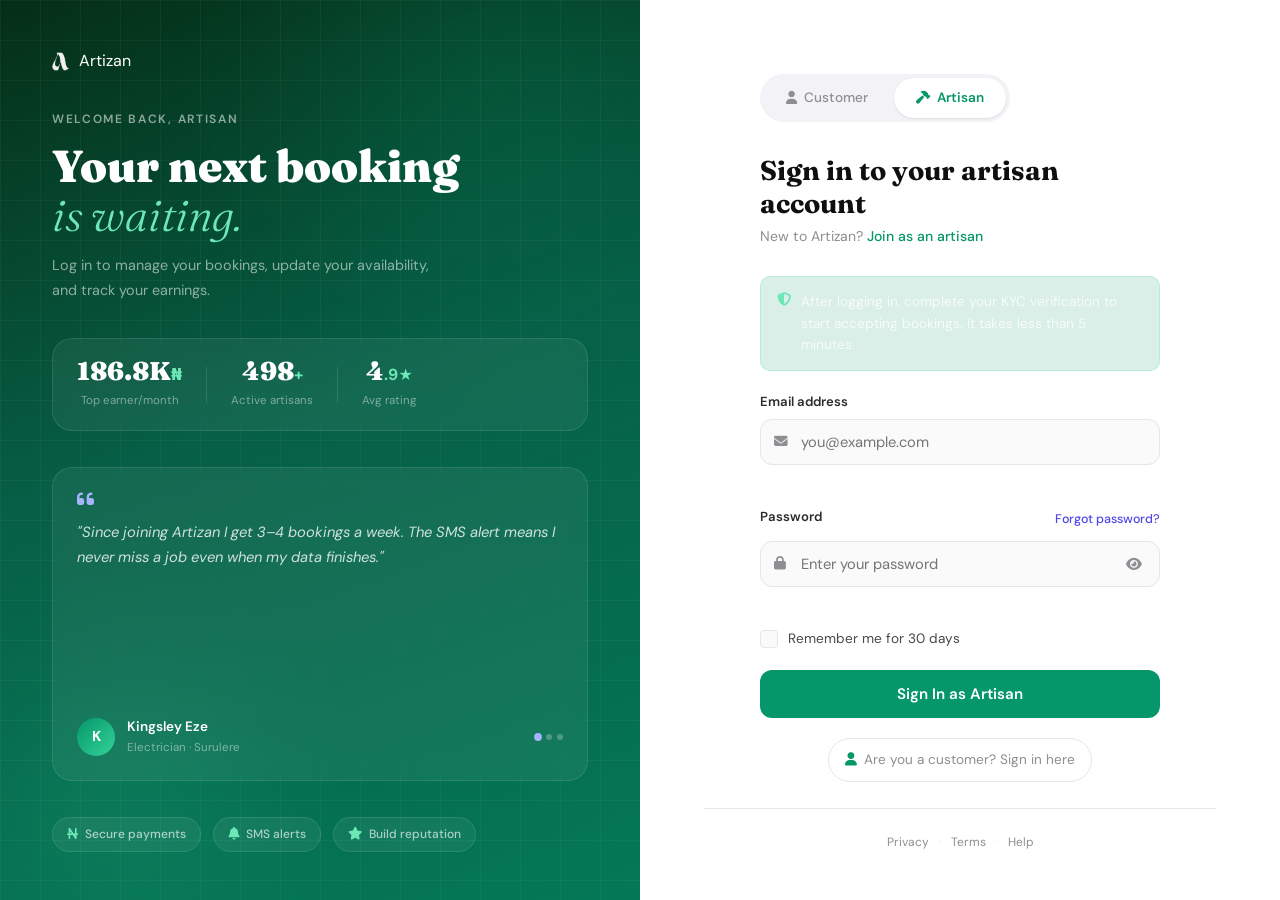
<file: artisan-dashboard.html>
<!DOCTYPE html>
<html lang="en">
<head>
  <meta charset="UTF-8"/>
  <meta name="viewport" content="width=device-width, initial-scale=1.0"/>
  <title>Artisan Dashboard — Artizan Lagos</title>
  <link rel="preconnect" href="https://fonts.googleapis.com"/>
  <link rel="preconnect" href="https://fonts.gstatic.com" crossorigin/>
  <link href="https://fonts.googleapis.com/css2?family=Fraunces:ital,opsz,wght@0,9..144,300;0,9..144,600;0,9..144,900;1,9..144,300&family=DM+Sans:ital,opsz,wght@0,9..40,300;0,9..40,400;0,9..40,500;0,9..40,600;1,9..40,300&display=swap" rel="stylesheet"/>
  <link rel="stylesheet" href="https://cdnjs.cloudflare.com/ajax/libs/font-awesome/6.5.0/css/all.min.css"/>
  <link rel="stylesheet" href="assets/css/style.css"/>
  <link rel="stylesheet" href="assets/css/dashboard.css"/>
  <link rel="stylesheet" href="assets/css/artisan-dashboard.css"/>
  <link rel="stylesheet" href="assets/css/negotiate.css"/>
</head>
<body class="dash-body">

<!-- SIDEBAR -->
<aside class="sidebar" id="sidebar">
  <div class="sb-brand">
    <a href="index.html" class="sb-logo">
      <span class="logo-mark">A</span>
      <span class="logo-text">Artizan</span>
    </a>
    <button class="sb-close" id="sb-close"><i class="fa fa-xmark"></i></button>
  </div>

  <div class="sb-user">
    <div class="sb-avatar artisan-av" id="sb-avatar">C</div>
    <div class="sb-user-info">
      <p class="sb-user-name" id="sb-user-name">Chukwudi Nwosu</p>
      <p class="sb-user-email" id="sb-user-email">chukwudi@gmail.com</p>
    </div>
  </div>

  <nav class="sb-nav">
    <p class="sb-section-label">Main</p>
    <a href="#" class="sb-link active" data-section="overview">
      <i class="fa fa-house"></i><span>Overview</span>
    </a>
    <a href="#" class="sb-link" data-section="bookings">
      <i class="fa fa-calendar-check"></i><span>Job Requests</span>
      <span class="sb-badge" id="badge-bookings">3</span>
    </a>
    <a href="#" class="sb-link" data-section="schedule">
      <i class="fa fa-calendar-days"></i><span>Schedule</span>
    </a>
    <a href="#" class="sb-link" data-section="messages">
      <i class="fa fa-comment-dots"></i><span>Messages</span>
      <span class="sb-badge" id="badge-messages">2</span>
    </a>

    <p class="sb-section-label">Business</p>
    <a href="#" class="sb-link" data-section="earnings">
      <i class="fa fa-naira-sign"></i><span>Earnings</span>
    </a>
    <a href="#" class="sb-link" data-section="portfolio">
      <i class="fa fa-images"></i><span>Portfolio</span>
    </a>

    <p class="sb-section-label">Account</p>
    <a href="#" class="sb-link" data-section="profile">
      <i class="fa fa-user-circle"></i><span>Profile & KYC</span>
    </a>
  </nav>

  <div class="sb-bottom">
    <a href="artisan-profile.html" class="sb-find-btn artisan-btn">
      <i class="fa fa-eye"></i> View My Profile
    </a>
    <button class="sb-logout" id="logout-btn">
      <i class="fa fa-right-from-bracket"></i> Log Out
    </button>
  </div>
</aside>

<!-- Overlay for mobile sidebar -->
<div class="sb-overlay" id="sb-overlay"></div>

<!-- MAIN WRAPPER -->
<div class="dash-main">

  <!-- TOPBAR -->
  <header class="dash-topbar">
    <button class="topbar-menu" id="topbar-menu">
      <i class="fa fa-bars"></i>
    </button>
    <h1 class="topbar-title" id="topbar-title">Overview</h1>
    <div class="topbar-right">
      <!-- Availability quick toggle -->
      <div class="topbar-avail-wrap" id="topbar-avail-wrap" title="Toggle availability">
        <label class="avail-toggle" style="margin:0">
          <input type="checkbox" id="avail-topbar-toggle" checked/>
          <div class="avail-track"><div class="avail-thumb"></div></div>
        </label>
        <span class="topbar-avail-label" id="topbar-avail-label">Available</span>
      </div>
      <!-- Notification bell -->
      <div class="notif-wrap" id="notif-wrap">
        <button class="topbar-icon-btn" id="notif-btn">
          <i class="fa fa-bell"></i>
          <span class="topbar-badge" id="notif-count">4</span>
        </button>
        <div class="notif-dropdown" id="notif-dropdown" style="display:none">
          <div class="notif-header">
            <span>Notifications</span>
            <button class="notif-clear" id="notif-clear">Mark all read</button>
          </div>
          <div class="notif-list" id="notif-list"></div>
        </div>
      </div>
    </div>
  </header>

  <!-- CONTENT PANELS -->
  <div class="dash-content">

    <!-- OVERVIEW -->
    <section class="dash-panel active" id="panel-overview">
      <div class="panel-hero">
        <div>
          <p class="panel-eyebrow">Good morning 👋</p>
          <h2 class="panel-heading" id="greeting-name">Chukwudi</h2>
          <p class="panel-sub">Here's your business snapshot on Artizan.</p>
        </div>
        <button class="panel-cta-btn green-btn" data-section="bookings">
          <i class="fa fa-inbox"></i> View Job Requests
        </button>
      </div>

      <!-- Availability toggle card -->
      <div class="avail-toggle-card">
        <div class="atc-left">
          <h4>Availability Status</h4>
          <p id="avail-status-text">You are currently <strong style="color:var(--brand-green)">available</strong> — customers can book you.</p>
        </div>
        <label class="avail-toggle">
          <input type="checkbox" id="avail-main-toggle" checked/>
          <div class="avail-track"><div class="avail-thumb"></div></div>
        </label>
      </div>

      <!-- TrustScore widget -->
      <div class="trust-score-widget" id="trust-score-widget">
        <div>
          <div class="ts-num" id="ts-num">87</div>
          <div class="ts-label">TrustScore</div>
          <span class="ts-band" id="ts-band">Highly Trusted</span>
        </div>
        <div class="ts-bars" id="ts-bars">
          <!-- rendered by JS -->
        </div>
      </div>

      <!-- Stats -->
      <div class="stat-grid">
        <div class="stat-card">
          <div class="stat-icon-wrap green"><i class="fa fa-naira-sign"></i></div>
          <div class="stat-body">
            <p class="stat-val" id="stat-earned">₦182K</p>
            <p class="stat-lbl">Total earned</p>
          </div>
          <div class="stat-trend up"><i class="fa fa-arrow-trend-up"></i> ₦38K this month</div>
        </div>
        <div class="stat-card">
          <div class="stat-icon-wrap purple"><i class="fa fa-briefcase"></i></div>
          <div class="stat-body">
            <p class="stat-val" id="stat-jobs">31</p>
            <p class="stat-lbl">Jobs completed</p>
          </div>
          <div class="stat-trend up"><i class="fa fa-arrow-trend-up"></i> 97% completion</div>
        </div>
        <div class="stat-card">
          <div class="stat-icon-wrap amber"><i class="fa fa-star"></i></div>
          <div class="stat-body">
            <p class="stat-val" id="stat-rating">4.9</p>
            <p class="stat-lbl">Average rating</p>
          </div>
          <div class="stat-trend up"><i class="fa fa-arrow-trend-up"></i> 28 reviews</div>
        </div>
        <div class="stat-card">
          <div class="stat-icon-wrap orange"><i class="fa fa-inbox"></i></div>
          <div class="stat-body">
            <p class="stat-val" id="stat-pending">3</p>
            <p class="stat-lbl">Pending requests</p>
          </div>
          <div class="stat-trend neutral">Awaiting response</div>
        </div>
      </div>

      <!-- Upcoming jobs quick view -->
      <div class="section-block">
        <div class="section-block-header">
          <h3 class="section-block-title">Upcoming Jobs</h3>
          <button class="section-block-link" data-section="schedule">View schedule</button>
        </div>
        <div class="booking-list" id="overview-upcoming"></div>
      </div>

      <!-- Pending requests quick view -->
      <div class="section-block">
        <div class="section-block-header">
          <h3 class="section-block-title">New Job Requests</h3>
          <button class="section-block-link" data-section="bookings">View all</button>
        </div>
        <div class="booking-list" id="overview-pending"></div>
      </div>
    </section>

    <!-- JOB REQUESTS -->
    <section class="dash-panel" id="panel-bookings">
      <div class="panel-toprow">
        <div>
          <h2 class="panel-heading">Job Requests</h2>
          <p class="panel-sub">Accept or decline incoming booking requests from customers.</p>
        </div>
      </div>

      <!-- Filters -->
      <div class="booking-filters">
        <button class="bf-chip active green-active" data-filter="all">All</button>
        <button class="bf-chip" data-filter="pending">Pending</button>
        <button class="bf-chip" data-filter="confirmed">Confirmed</button>
        <button class="bf-chip" data-filter="in_progress">In Progress</button>
        <button class="bf-chip" data-filter="completed">Completed</button>
        <button class="bf-chip" data-filter="cancelled">Cancelled</button>
      </div>

      <div class="booking-list-full" id="jobs-list"></div>
    </section>

    <!--  SCHEDULE  -->
    <section class="dash-panel" id="panel-schedule">
      <div class="panel-toprow">
        <div>
          <h2 class="panel-heading">My Schedule</h2>
          <p class="panel-sub">Manage your working hours and confirmed job slots.</p>
        </div>
      </div>

      <!-- Week view -->
      <div class="section-block">
        <div class="section-block-header">
          <h3 class="section-block-title">This Week</h3>
          <span class="section-block-link" id="week-range-label" style="cursor:default;color:var(--text-muted)"></span>
        </div>
        <div class="schedule-week" id="schedule-week"></div>
      </div>

      <!-- Availability Hours -->
      <div class="section-block">
        <div class="section-block-header">
          <h3 class="section-block-title">Working Hours</h3>
          <button class="section-block-link" id="save-hours-btn">Save changes</button>
        </div>
        <div class="avail-hours-grid" id="avail-hours-grid"></div>
      </div>

      <!-- Confirmed bookings on schedule -->
      <div class="section-block">
        <div class="section-block-header">
          <h3 class="section-block-title">Confirmed Jobs</h3>
        </div>
        <div class="booking-list-full" id="schedule-jobs-list"></div>
      </div>
    </section>

    <!--  MESSAGES  -->
    <section class="dash-panel" id="panel-messages">
      <h2 class="panel-heading">Messages</h2>
      <p class="panel-sub">Chat with customers. Messaging unlocks after you confirm a booking.</p>

      <div class="chat-shell">
        <div class="chat-list" id="chat-list"></div>
        <div class="chat-window" id="chat-window">
          <div class="chat-empty" id="chat-empty">
            <i class="fa fa-comment-dots"></i>
            <p>Select a conversation to start chatting</p>
          </div>
          <div class="chat-active" id="chat-active" style="display:none">
            <div class="chat-header" id="chat-header"></div>
            <div class="chat-messages" id="chat-messages"></div>
            <div class="chat-input-wrap">
              <input type="text" id="chat-input" class="chat-input" placeholder="Type a message..."/>
              <button class="chat-send" id="chat-send"><i class="fa fa-paper-plane"></i></button>
            </div>
          </div>
        </div>
      </div>
    </section>

    <!--  EARNINGS  -->
    <section class="dash-panel" id="panel-earnings">
      <div class="panel-toprow">
        <div>
          <h2 class="panel-heading">Earnings</h2>
          <p class="panel-sub">Track your income and request withdrawals.</p>
        </div>
      </div>

      <div class="earnings-summary">
        <div class="earnings-card">
          <p class="ec-period">This week</p>
          <p class="ec-amount" id="earn-week">₦18,500</p>
          <p class="ec-jobs" id="earn-week-jobs">3 jobs</p>
        </div>
        <div class="earnings-card">
          <p class="ec-period">This month</p>
          <p class="ec-amount" id="earn-month">₦38,000</p>
          <p class="ec-jobs" id="earn-month-jobs">6 jobs</p>
        </div>
        <div class="earnings-card">
          <p class="ec-period">All time</p>
          <p class="ec-amount" id="earn-total">₦182,500</p>
          <p class="ec-jobs" id="earn-total-jobs">31 jobs</p>
        </div>
      </div>


      <!-- Earnings Chart -->
      <div class="section-block earnings-chart-block">
        <div class="section-block-header">
          <h3 class="section-block-title">Earnings over time</h3>
          <div class="chart-period-tabs">
            <button class="chart-tab active" data-period="weekly">Weekly</button>
            <button class="chart-tab" data-period="monthly">Monthly</button>
          </div>
        </div>
        <div class="chart-wrap">
          <canvas id="earnings-chart" aria-label="Earnings bar chart" role="img"></canvas>
        </div>
        <div class="chart-legend">
          <span class="chart-legend-dot"></span>
          <span class="chart-legend-label" id="chart-legend-label">Earnings per week (₦)</span>
        </div>
      </div>

      <!-- Withdraw form -->
      <div class="withdraw-form">
        <h4><i class="fa fa-building-columns" style="margin-right:8px;color:var(--brand-green)"></i>Available balance: <span id="avail-balance">₦12,500</span></h4>
        <input type="number" id="withdraw-input" class="withdraw-input" placeholder="Enter amount (₦)"/>
        <button class="withdraw-btn" id="withdraw-btn">Withdraw to Bank</button>
      </div>

      <!-- Transaction history -->
      <div class="section-block">
        <div class="section-block-header">
          <h3 class="section-block-title">Transaction History</h3>
        </div>
        <div class="booking-list-full" id="earnings-history"></div>
      </div>
    </section>

    <!--  PORTFOLIO  -->
    <section class="dash-panel" id="panel-portfolio">
      <div class="panel-toprow">
        <div>
          <h2 class="panel-heading">My Portfolio</h2>
          <p class="panel-sub">Showcase your best work. Upload up to 10 photos to attract more customers.</p>
        </div>
      </div>

      <div class="portfolio-count-bar">
        <span id="portfolio-count-text">5 / 10 photos uploaded</span>
        <div class="portfolio-count-track">
          <div class="portfolio-count-fill" id="portfolio-count-fill" style="width:50%"></div>
        </div>
      </div>

      <div class="portfolio-manager-grid" id="portfolio-grid"></div>

      <!-- Hidden file input -->
      <input type="file" id="portfolio-file-input" accept="image/*" style="display:none"/>

      <!-- Caption modal -->
      <div class="modal-backdrop" id="caption-modal" style="display:none">
        <div class="modal-box">
          <button class="modal-close-btn" id="caption-modal-close"><i class="fa fa-xmark"></i></button>
          <div class="modal-icon" style="background:#ECFDF5;color:#059669"><i class="fa fa-image"></i></div>
          <h3 class="modal-title">Add a caption</h3>
          <p class="modal-sub">Describe the work shown in this photo.</p>
          <input type="text" id="caption-input" class="pf-input" placeholder="e.g. Fixed burst kitchen pipe, Lekki" style="margin-bottom:16px"/>
          <button class="review-submit-btn" id="caption-submit" style="background:var(--brand-green)">Upload Photo</button>
        </div>
      </div>
    </section>

    <!--  PROFILE & KYC  -->
    <section class="dash-panel" id="panel-profile">
      <h2 class="panel-heading">Profile & KYC</h2>
      <p class="panel-sub">Keep your details accurate and complete your identity verification.</p>

      <!-- KYC status banner -->
      <div class="kyc-banner" id="kyc-banner">
        <div class="kyc-banner-icon"><i class="fa fa-shield-halved"></i></div>
        <div class="kyc-banner-body">
          <h4 id="kyc-banner-title">Identity Verified</h4>
          <p id="kyc-banner-sub">Your government ID has been verified. Your TrustScore has been boosted.</p>
        </div>
        <span class="kyc-status-badge" id="kyc-status-badge">Verified</span>
      </div>

      <div class="profile-card" style="max-width:720px">
        <div class="profile-avatar-row">
          <div class="profile-dash-avatar artisan-av" id="profile-dash-avatar">C</div>
          <div>
            <h3 class="profile-dash-name" id="profile-dash-name">Chukwudi Nwosu</h3>
            <p class="profile-dash-email" id="profile-dash-email">chukwudi@gmail.com</p>
            <span class="profile-badge artisan-badge">Artisan · Plumber</span>
          </div>
        </div>

        <form id="profile-form" novalidate>
          <div class="pf-row">
            <div class="pf-field">
              <label class="pf-label">First name</label>
              <input type="text" id="pf-first" class="pf-input" placeholder="First name"/>
            </div>
            <div class="pf-field">
              <label class="pf-label">Last name</label>
              <input type="text" id="pf-last" class="pf-input" placeholder="Last name"/>
            </div>
          </div>
          <div class="pf-field">
            <label class="pf-label">Email address</label>
            <input type="email" id="pf-email" class="pf-input" placeholder="Email address"/>
          </div>
          <div class="pf-field">
            <label class="pf-label">Phone number</label>
            <input type="tel" id="pf-phone" class="pf-input" placeholder="+234 xxx xxx xxxx"/>
          </div>
          <div class="pf-row">
            <div class="pf-field">
              <label class="pf-label">Skill category</label>
              <select id="pf-skill" class="pf-input">
                <option>Plumbing</option><option>Electrical</option><option>Home Repair</option>
                <option>Tailoring</option><option>Carpentry</option><option>Painting</option>
                <option>Home Cleaning</option><option>Laundry</option><option>Babysitting</option>
                <option>Elder Care</option><option>Security</option><option>Private Tutoring</option>
              </select>
            </div>
            <div class="pf-field">
              <label class="pf-label">Years of experience</label>
              <input type="number" id="pf-exp" class="pf-input" placeholder="e.g. 5" min="0" max="50"/>
            </div>
          </div>
          <div class="pf-field">
            <label class="pf-label">Hourly rate (₦)</label>
            <input type="number" id="pf-rate" class="pf-input" placeholder="e.g. 3500"/>
          </div>
          <div class="pf-field">
            <label class="pf-label">Bio</label>
            <textarea id="pf-bio" class="pf-input" rows="3" placeholder="Briefly describe your skills and experience..." style="resize:vertical;padding-top:10px"></textarea>
          </div>

          <div class="pf-divider">KYC Document</div>
          <div class="kyc-upload-row">
            <div class="kyc-doc-preview" id="kyc-doc-preview">
              <i class="fa fa-id-card"></i>
              <span id="kyc-doc-name">NIN Slip uploaded</span>
            </div>
            <label class="kyc-upload-btn" for="kyc-file-input">
              <i class="fa fa-arrow-up-from-bracket"></i> Replace Document
            </label>
            <input type="file" id="kyc-file-input" accept="image/*,.pdf" style="display:none"/>
          </div>

          <div class="pf-divider">Change password</div>
          <div class="pf-row">
            <div class="pf-field">
              <label class="pf-label">New password</label>
              <input type="password" id="pf-pw" class="pf-input" placeholder="Leave blank to keep current"/>
            </div>
            <div class="pf-field">
              <label class="pf-label">Confirm new password</label>
              <input type="password" id="pf-pw-confirm" class="pf-input" placeholder="Repeat new password"/>
            </div>
          </div>

          <div class="pf-error" id="pf-error"></div>
          <div class="pf-success" id="pf-success" style="display:none"><i class="fa fa-circle-check"></i> Profile updated successfully.</div>

          <div class="pf-actions">
            <button type="submit" class="pf-save-btn" style="background:var(--brand-green)">Save Changes</button>
            <button type="button" class="pf-delete-btn" id="pf-delete-btn">Delete Account</button>
          </div>
        </form>
      </div>
    </section>

  </div>
</div>

<!-- ══════════════════════════════════════════
     PROOF PHOTO MODAL
     Shown when artisan clicks "Mark Done"
══════════════════════════════════════════ -->
<div class="modal-backdrop" id="proof-modal" style="display:none">
  <div class="modal-box proof-modal-box">

    <button class="modal-close-btn" id="proof-modal-close">
      <i class="fa fa-xmark"></i>
    </button>

    <!-- Step 1: Upload -->
    <div id="proof-step1">
      <div class="modal-icon" style="background:#ECFDF5;color:#059669">
        <i class="fa fa-camera"></i>
      </div>
      <h3 class="modal-title">Mark job as complete</h3>
      <p class="modal-sub">Upload a proof photo to show the customer the finished work. This protects you in case of any dispute.</p>

      <!-- Drop zone -->
      <div class="proof-dropzone" id="proof-dropzone">
        <input type="file" id="proof-file-input" accept="image/*" style="display:none"/>
        <div class="proof-dz-empty" id="proof-dz-empty">
          <div class="proof-dz-icon"><i class="fa fa-cloud-arrow-up"></i></div>
          <p class="proof-dz-title">Tap to upload a photo</p>
          <p class="proof-dz-sub">JPG, PNG or WEBP · Max 5MB</p>
        </div>
        <div class="proof-dz-preview" id="proof-dz-preview" style="display:none">
          <img id="proof-preview-img" src="" alt="Proof photo preview"/>
          <button class="proof-remove-btn" id="proof-remove-btn" type="button">
            <i class="fa fa-xmark"></i> Remove
          </button>
        </div>
      </div>

      <!-- Optional caption -->
      <div class="proof-caption-wrap">
        <label class="proof-caption-label">
          Add a note <span style="font-weight:400;color:var(--text-muted)">(optional)</span>
        </label>
        <textarea
          id="proof-caption"
          class="proof-caption-input"
          rows="2"
          placeholder="e.g. Replaced burst pipe under kitchen sink. All fittings sealed and tested."
        ></textarea>
      </div>

      <p class="proof-skip-note" id="proof-skip-note">
        <i class="fa fa-circle-info"></i>
        Photo is optional — you can mark complete without one.
      </p>

      <div class="proof-error" id="proof-error"></div>

      <div class="modal-actions" style="margin-top:20px">
        <button class="confirm-yes-btn proof-submit-btn" id="proof-submit" style="background:var(--brand-green)">
          <i class="fa fa-flag-checkered"></i> Mark Complete
        </button>
        <button class="confirm-no-btn" id="proof-cancel">Cancel</button>
      </div>
    </div>

    <!-- Step 2: Success state -->
    <div id="proof-step2" style="display:none">
      <div class="modal-icon" style="background:#ECFDF5;color:#059669">
        <i class="fa fa-circle-check"></i>
      </div>
      <h3 class="modal-title">Job marked complete!</h3>
      <p class="modal-sub" id="proof-success-msg">
        The customer has been notified. Payment will be released from escrow once they confirm.
      </p>
      <div class="proof-success-photo" id="proof-success-photo" style="display:none">
        <img id="proof-success-img" src="" alt=""/>
      </div>
      <button class="confirm-yes-btn" id="proof-done-btn" style="background:var(--brand-green);width:100%;margin-top:20px">
        Done
      </button>
    </div>

  </div>
</div>

<!-- CONFIRM MODAL (generic) -->
<div class="modal-backdrop" id="confirm-modal" style="display:none">
  <div class="modal-box">
    <div class="modal-icon danger"><i class="fa fa-triangle-exclamation"></i></div>
    <h3 class="modal-title" id="confirm-title">Are you sure?</h3>
    <p class="modal-sub" id="confirm-msg">This action cannot be undone.</p>
    <div class="modal-actions">
      <button class="confirm-yes-btn" id="confirm-yes">Yes, continue</button>
      <button class="confirm-no-btn" id="confirm-no">Cancel</button>
    </div>
  </div>
</div>

<!-- TOAST -->
<div class="toast-wrap" id="toast-wrap"></div>

<script src="assets/js/api.js"></script>
<script src="assets/js/negotiate.js"></script>
<script src="assets/js/artisan-dashboard.js"></script>
</body>
</html>
</file>
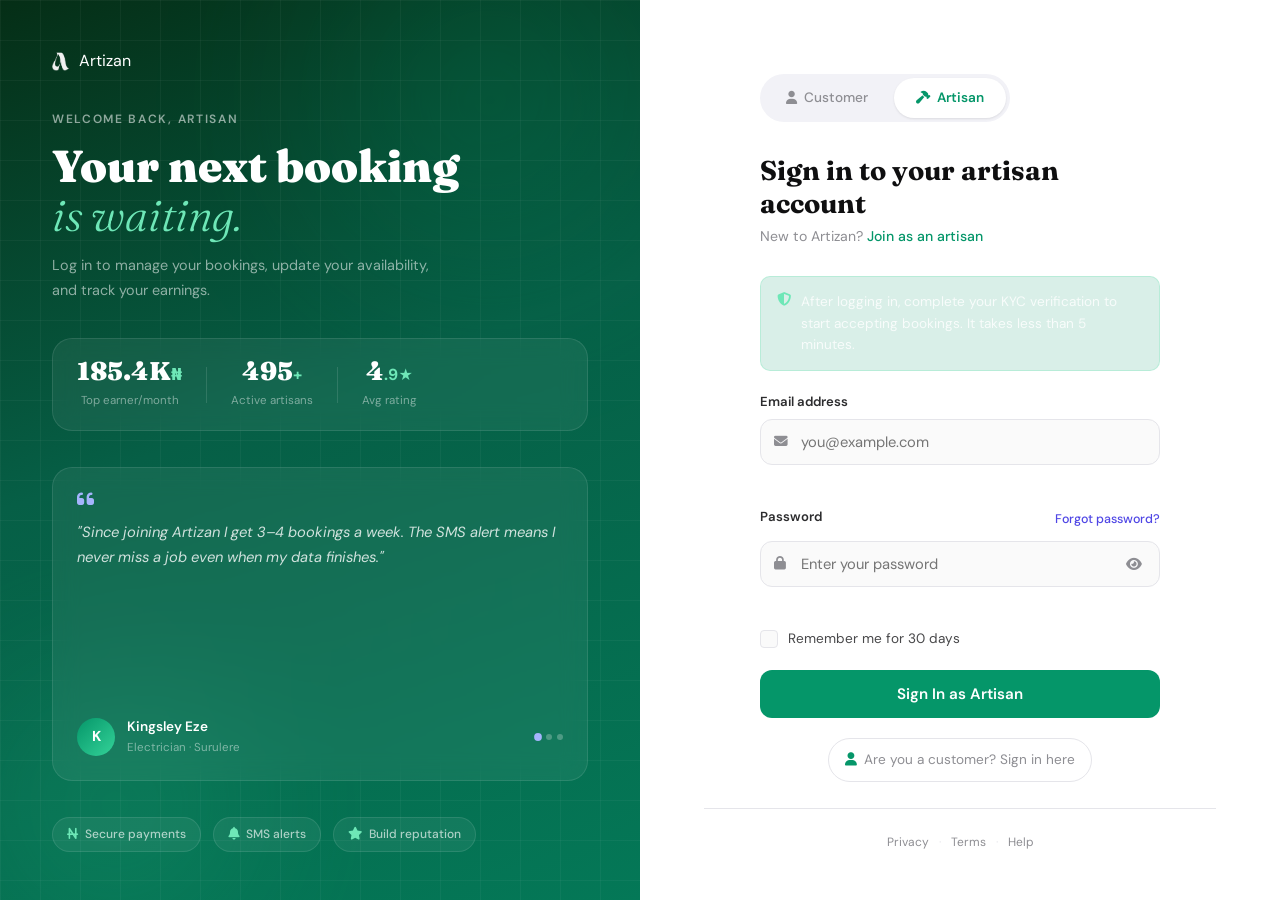
<file: artisan-login.html>
<!DOCTYPE html>
<html lang="en">
<head>
  <meta charset="UTF-8"/>
  <meta name="viewport" content="width=device-width, initial-scale=1.0"/>
  <title>Artisan Sign In — Artizan Lagos</title>
  <link rel="preconnect" href="https://fonts.googleapis.com"/>
  <link rel="preconnect" href="https://fonts.gstatic.com" crossorigin/>
  <link href="https://fonts.googleapis.com/css2?family=Fraunces:ital,opsz,wght@0,9..144,300;0,9..144,600;0,9..144,900;1,9..144,300&family=DM+Sans:ital,opsz,wght@0,9..40,300;0,9..40,400;0,9..40,500;0,9..40,600;1,9..40,300&display=swap" rel="stylesheet"/>
  <link rel="stylesheet" href="https://cdnjs.cloudflare.com/ajax/libs/font-awesome/6.5.0/css/all.min.css"/>
  <link rel="stylesheet" href="assets/css/style.css"/>
  <link rel="stylesheet" href="assets/css/auth.css"/>
  <style>
    .auth-left{background:linear-gradient(160deg,#052E16 0%,#065F46 45%,#047857 100%);}
    .al-title em{color:#6EE7B7;}
    .rs-tab.rs-active{color:var(--brand-green);}
    .ar-submit-btn{background:var(--brand-green);}
    .ar-submit-btn:hover{background:var(--brand-green-dark);}
    .ar-btn-next{background:var(--brand-green);}
    .ar-link{color:var(--brand-green);}
    .al-trust-item i{color:#6EE7B7;}
    .al-eyebrow,.al-sub{color:rgba(255,255,255,0.55);}
    .al-stat>span:not(.al-stat-num){color:#6EE7B7;}
    .kyc-banner{background:rgba(5,150,105,0.15);border:1px solid rgba(110,231,183,0.3);border-radius:10px;padding:14px 16px;display:flex;align-items:flex-start;gap:10px;margin-bottom:20px;font-size:0.85rem;color:rgba(255,255,255,0.8);}
    .kyc-banner i{color:#6EE7B7;flex-shrink:0;margin-top:2px;}
  </style>
</head>
<body class="auth-body">
<div class="auth-shell">
  <div class="auth-left">
    <div class="al-bg"><div class="al-blob b1" style="background:radial-gradient(circle,#059669,transparent 70%)"></div><div class="al-blob b2" style="background:radial-gradient(circle,#34D399,transparent 70%)"></div><div class="al-grid"></div></div>
    <a href="index.html" class="al-logo"><img class="logo-mark" style="height: 20px;" src="assets/img/Screenshot_2026-05-09_121133-removebg-preview.png"><span class="logo-text">Artizan</span></a>
    <div class="al-headline">
      <p class="al-eyebrow">Welcome back, artisan</p>
      <h1 class="al-title">Your next booking<br/><em>is waiting.</em></h1>
      <p class="al-sub">Log in to manage your bookings, update your availability, and track your earnings.</p>
    </div>
    <div class="al-stats">
      <div class="al-stat"><span class="al-stat-num" data-target="187500">0</span><span>₦</span><p>Top earner/month</p></div>
      <div class="al-stat-sep"></div>
      <div class="al-stat"><span class="al-stat-num" data-target="500">0</span><span>+</span><p>Active artisans</p></div>
      <div class="al-stat-sep"></div>
      <div class="al-stat"><span class="al-stat-num" data-target="4">0</span><span>.9★</span><p>Avg rating</p></div>
    </div>
    <div class="al-testimonial" id="al-testimonial">
      <div class="al-testi-quote">
        <i class="fa fa-quote-left al-quote-icon"></i>
        <p class="al-testi-text" id="al-testi-text">"Since joining Artizan I get 3–4 bookings a week. The SMS alert means I never miss a job even when my data finishes."</p>
      </div>
      <div class="al-testi-author">
        <div class="al-testi-avatar" id="al-testi-avatar" style="background:linear-gradient(135deg,#059669,#34D399)">K</div>
        <div><p class="al-testi-name" id="al-testi-name">Kingsley Eze</p><p class="al-testi-loc" id="al-testi-loc">Electrician · Surulere</p></div>
        <div class="al-testi-dots" id="al-testi-dots"></div>
      </div>
    </div>
    <div class="al-trust-row">
      <div class="al-trust-item"><i class="fa fa-naira-sign"></i><span>Secure payments</span></div>
      <div class="al-trust-item"><i class="fa fa-bell"></i><span>SMS alerts</span></div>
      <div class="al-trust-item"><i class="fa fa-star"></i><span>Build reputation</span></div>
    </div>
  </div>

  <div class="auth-right">
    <a href="index.html" class="ar-mobile-logo"><span class="logo-mark logo-mark-sm" style="background:var(--brand-green)">A</span><span class="logo-text">Artizan</span></a>
    <div class="ar-form-wrap">
      <div class="role-switcher">
        <a href="customer-login.html" class="rs-tab"><i class="fa fa-user"></i> Customer</a>
        <a href="artisan-login.html" class="rs-tab rs-active"><i class="fa fa-hammer"></i> Artisan</a>
      </div>
      <div class="ar-form-header">
        <h2 class="ar-form-title">Sign in to your artisan account</h2>
        <p class="ar-form-sub">New to Artizan? <a href="artisan-signup.html" class="ar-link">Join as an artisan</a></p>
      </div>

      <div class="kyc-banner">
        <i class="fa fa-shield-halved"></i>
        <span>After logging in, complete your KYC verification to start accepting bookings. It takes less than 5 minutes.</span>
      </div>

      <form class="ar-form" id="artisan-login-form" novalidate>
        <div class="ar-field" id="field-email">
          <label class="ar-label">Email address</label>
          <div class="ar-input-wrap">
            <i class="fa fa-envelope ar-input-icon"></i>
            <input type="email" id="email" class="ar-input" placeholder="you@example.com" autocomplete="email" required/>
            <span class="ar-field-check" id="check-email"></span>
          </div>
          <p class="ar-field-error" id="error-email"></p>
        </div>
        <div class="ar-field" id="field-password">
          <div class="ar-label-row">
            <label class="ar-label">Password</label>
            <a href="forgot-password.html" class="ar-forgot">Forgot password?</a>
          </div>
          <div class="ar-input-wrap">
            <i class="fa fa-lock ar-input-icon"></i>
            <input type="password" id="password" class="ar-input ar-input-pw" placeholder="Enter your password" autocomplete="current-password" required/>
            <button type="button" class="ar-pw-toggle" id="pw-toggle"><i class="fa fa-eye" id="pw-icon"></i></button>
          </div>
          <p class="ar-field-error" id="error-password"></p>
        </div>
        <div class="ar-remember">
          <label class="ar-checkbox-label">
            <input type="checkbox" id="remember-me" class="ar-checkbox"/>
            <span class="ar-checkbox-custom"></span>
            <span>Remember me for 30 days</span>
          </label>
        </div>
        <div class="ar-global-error" id="global-error" style="display:none">
          <i class="fa fa-circle-exclamation"></i>
          <span id="global-error-text">Incorrect email or password.</span>
        </div>
        <div class="ar-rate-limit" id="rate-limit" style="display:none">
          <i class="fa fa-clock"></i>
          <span>Too many attempts. Wait <strong id="countdown">60</strong>s.</span>
        </div>
        <button type="submit" class="ar-submit-btn" id="submit-btn">
          <span id="submit-text">Sign In as Artisan</span>
          <span id="submit-spinner" style="display:none"><i class="fa fa-spinner fa-spin"></i></span>
        </button>
      </form>
      <div class="ar-bottom-links">
        <a href="customer-login.html" class="ar-switch-role"><i class="fa fa-user"></i> Are you a customer? Sign in here</a>
      </div>
    </div>
    <div class="ar-footer"><a href="privacy-policy.html">Privacy</a><span>·</span><a href="terms.html">Terms</a><span>·</span><a href="mailto:hello@artizan.ng">Help</a></div>
  </div>
</div>
<script src="assets/js/auth.js"></script>
<script src="assets/js/artisan-login.js"></script>
</body>
</html>
</file>
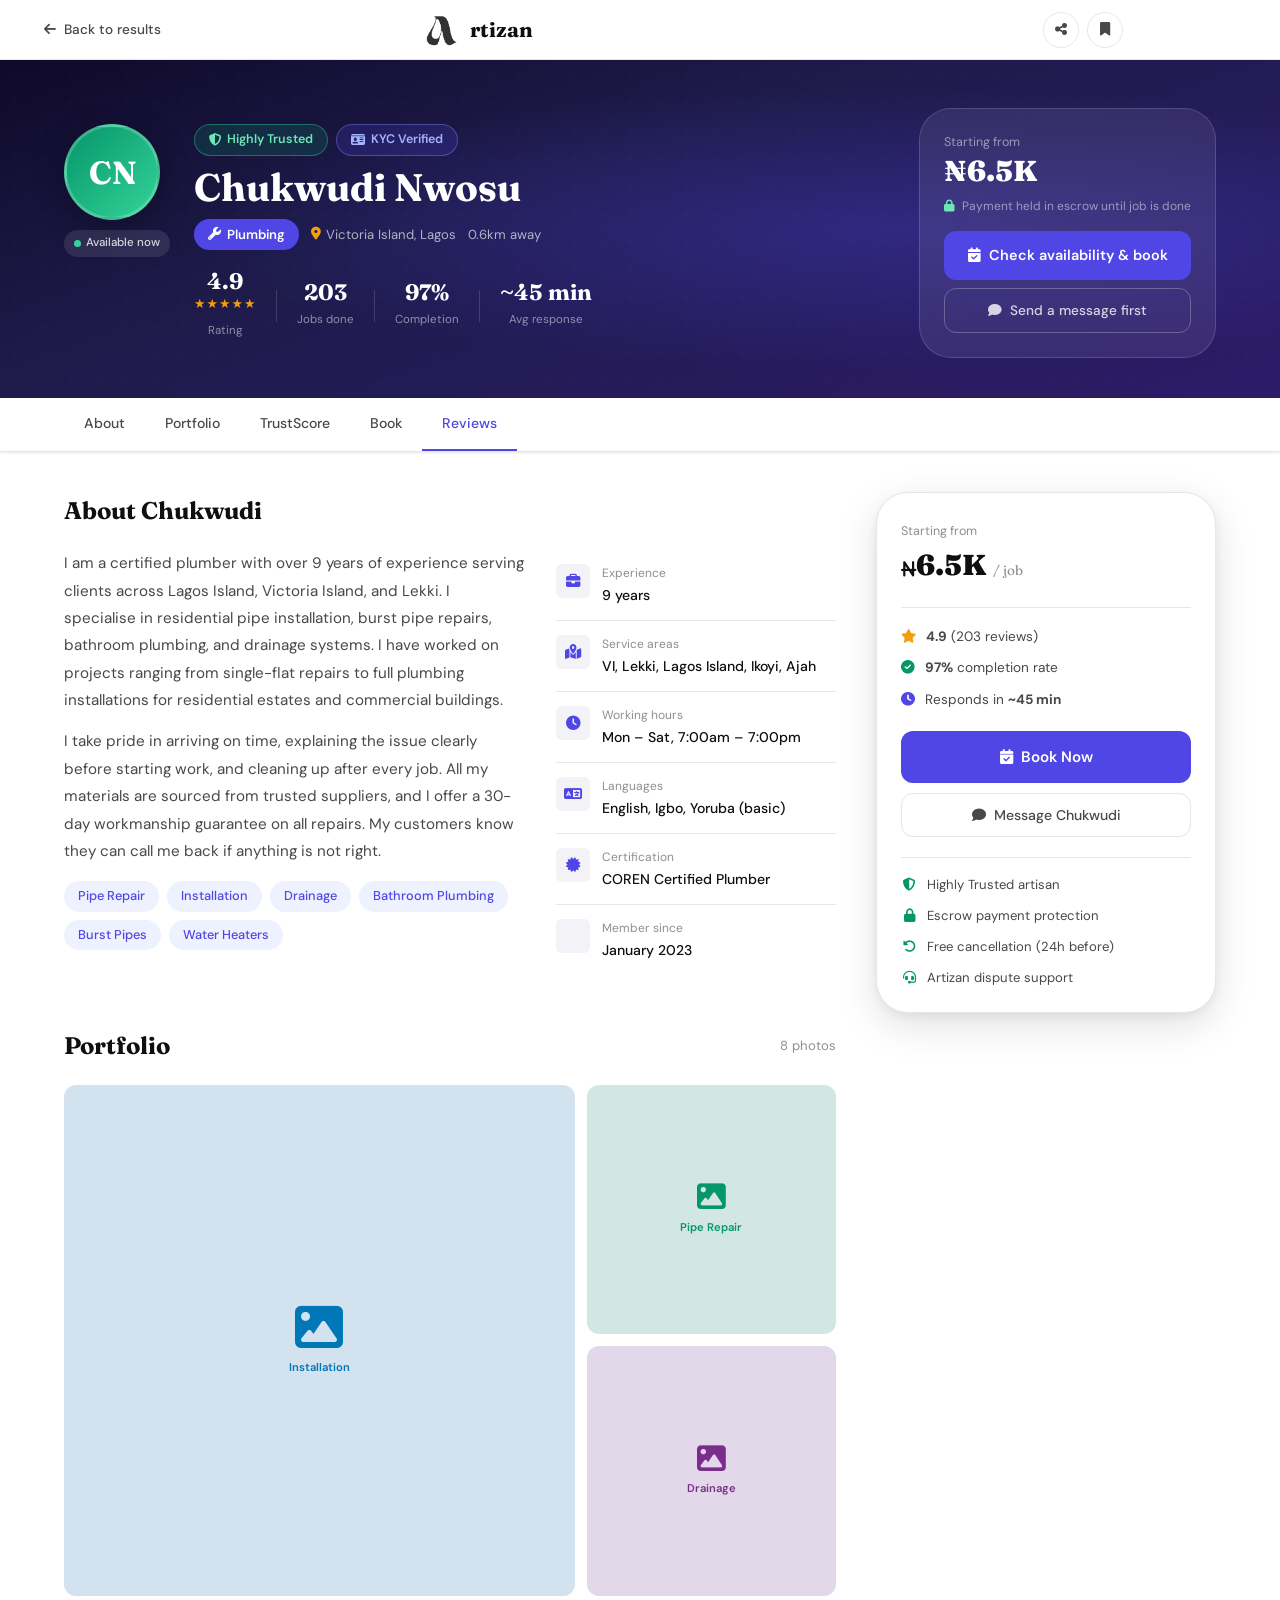
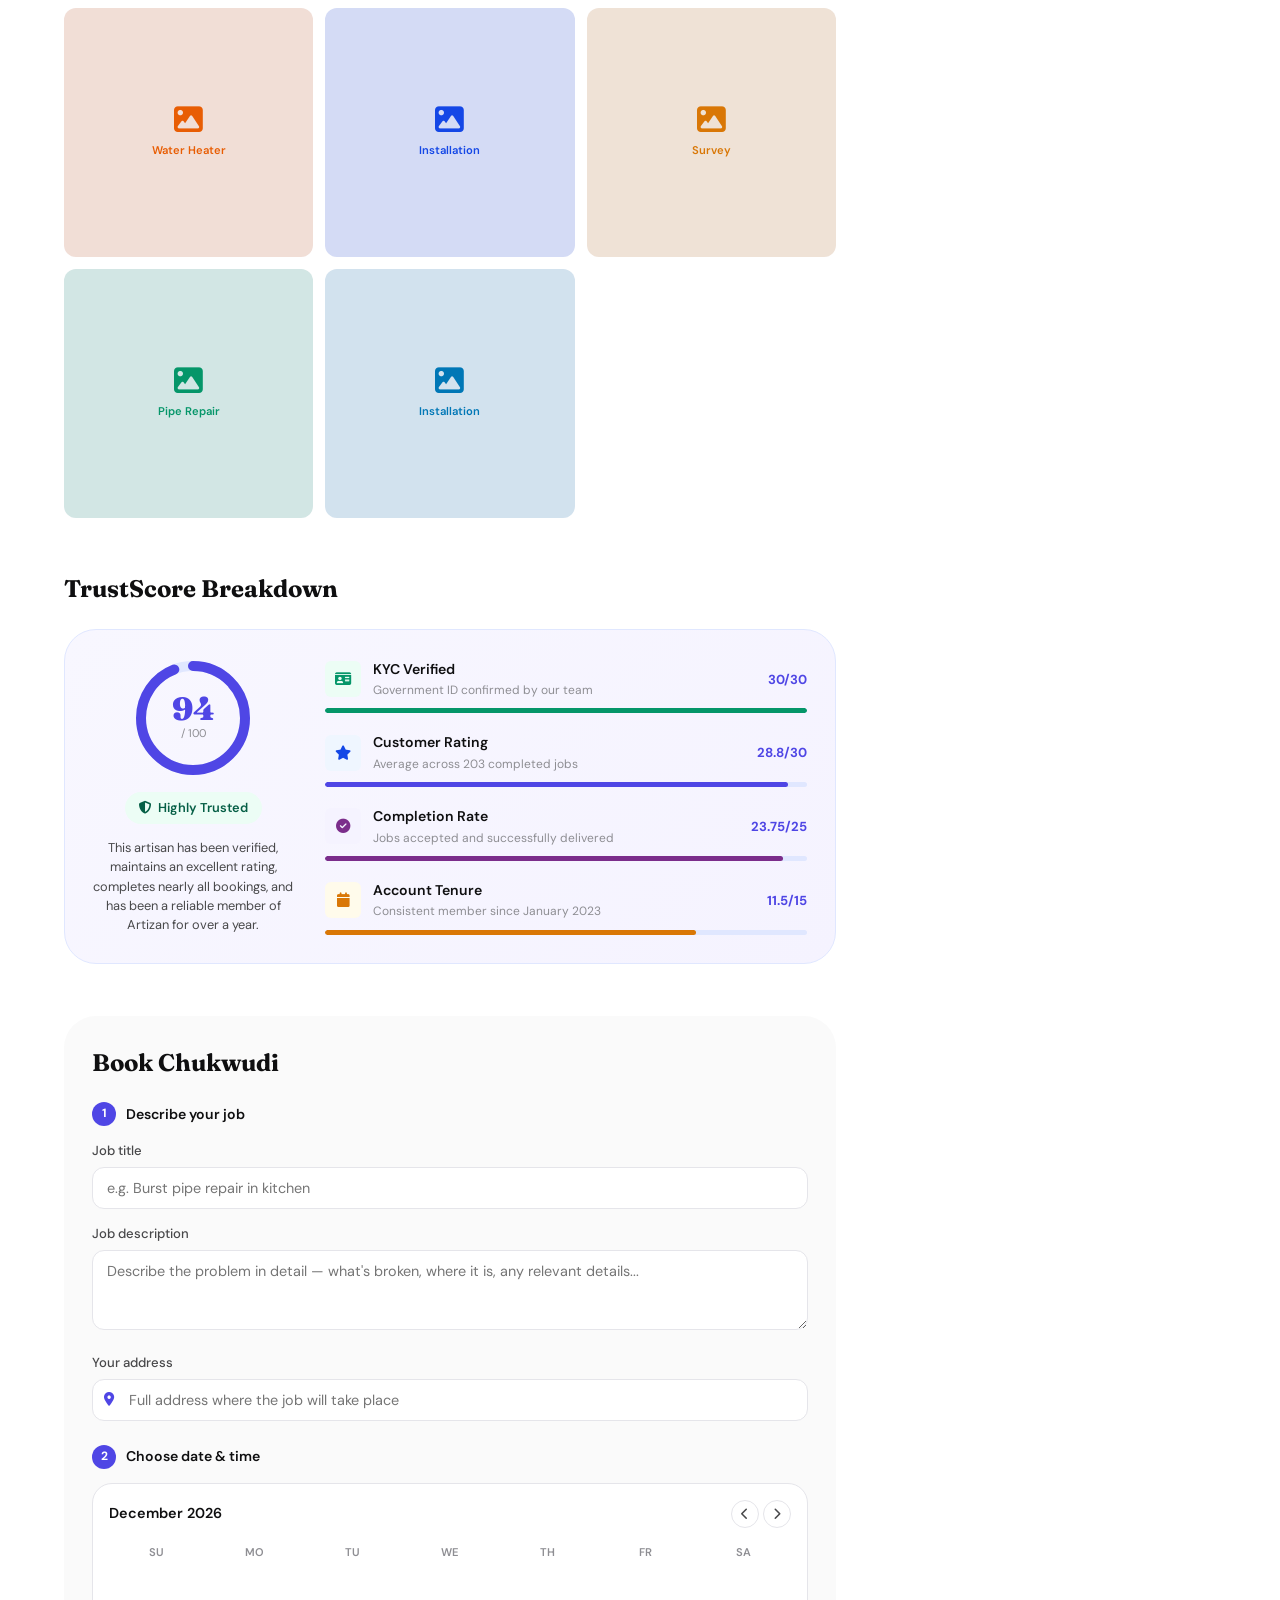
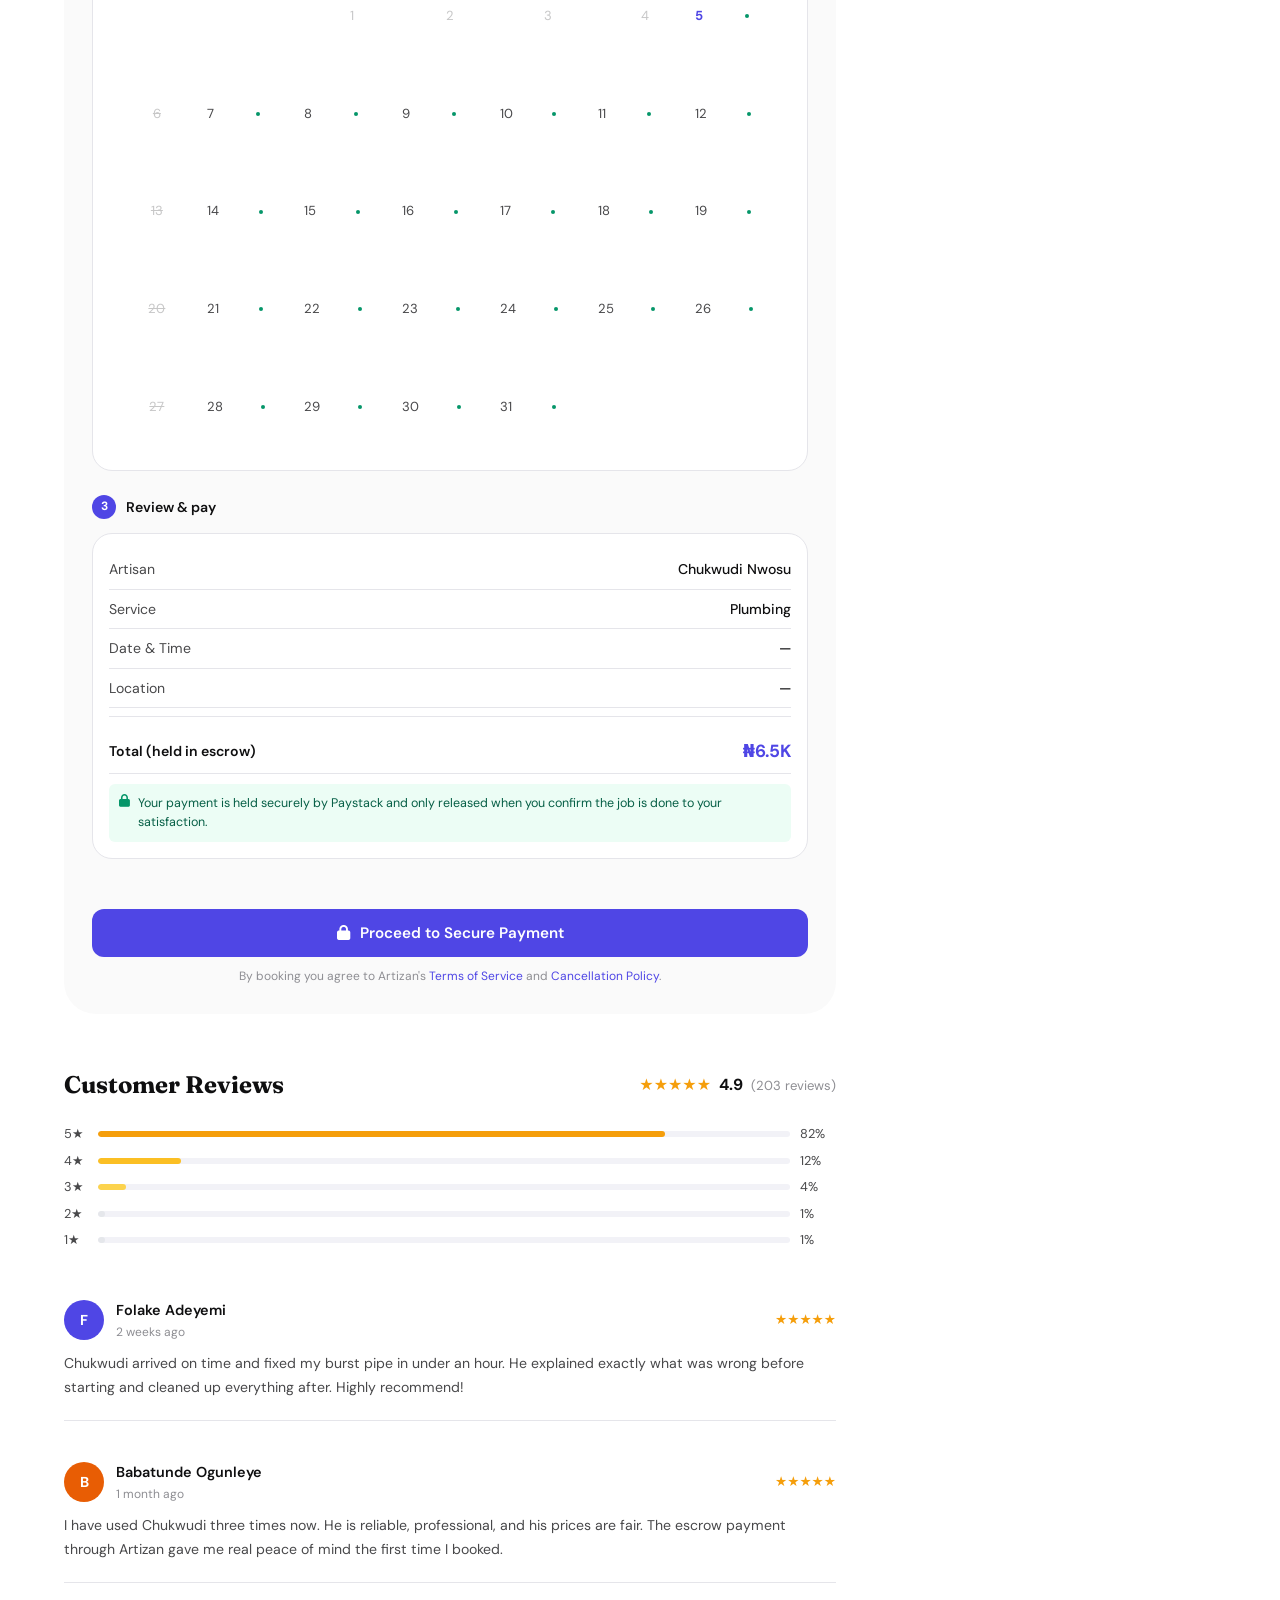
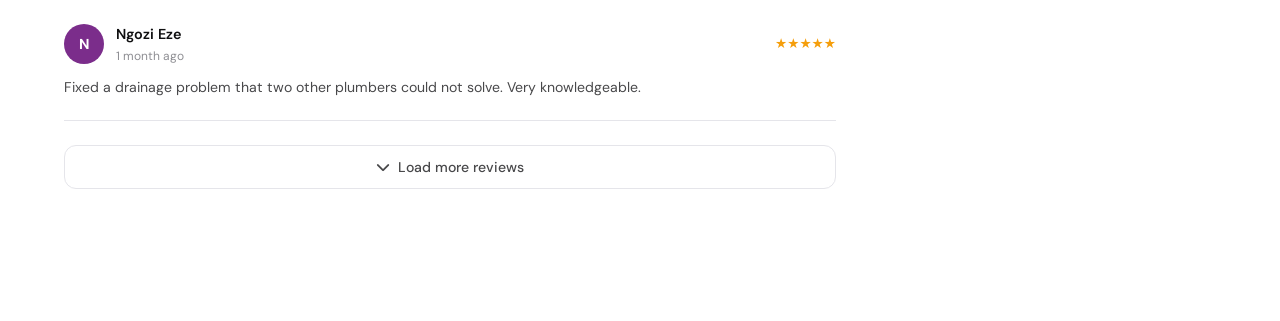
<file: artisan-profile.html>
<!DOCTYPE html>
<html lang="en">
<head>
  <meta charset="UTF-8"/>
  <meta name="viewport" content="width=device-width, initial-scale=1.0"/>
  <title>Chukwudi Nwosu — Plumber · Artizan Lagos</title>
  <meta name="description" content="Book Chukwudi Nwosu, a Highly Trusted plumber in Victoria Island, Lagos. 4.9★ rating, 203 jobs completed. Secure escrow payment."/>
  <link rel="preconnect" href="https://fonts.googleapis.com"/>
  <link rel="preconnect" href="https://fonts.gstatic.com" crossorigin/>
  <link href="https://fonts.googleapis.com/css2?family=Fraunces:ital,opsz,wght@0,9..144,300;0,9..144,600;0,9..144,900;1,9..144,300&family=DM+Sans:ital,opsz,wght@0,9..40,300;0,9..40,400;0,9..40,500;0,9..40,600;1,9..40,300&display=swap" rel="stylesheet"/>
  <link rel="stylesheet" href="https://cdnjs.cloudflare.com/ajax/libs/font-awesome/6.5.0/css/all.min.css"/>
  <link rel="stylesheet" href="assets/css/style.css"/>
  <link rel="stylesheet" href="assets/css/artisan-profile.css"/>
  <link rel="stylesheet" href="assets/css/index.css">
  <meta name="paystack-pk" content="pk_test_8cd20cb2d57dfeae98de9ea83111b58b1d946099"/>
</head>
<body>

<!-- STICKY NAVBAR -->
<nav class="ap-nav" id="ap-nav">
  <div class="ap-nav-inner">
    <a href="discover.html" class="ap-back">
      <i class="fa fa-arrow-left"></i> <span>Back to results</span>
    </a>
    <a href="index.html" class="nav-logo ap-logo">
      <img class="logo-mark" src="assets/img/Screenshot_2026-05-09_121250-removebg-preview.png">
      <span class="logo-text">rtizan</span>
    </a>
    <div class="ap-nav-actions">
      <button class="ap-share-btn" id="share-btn" title="Share profile">
        <i class="fa fa-share-nodes"></i>
      </button>
      <button class="ap-save-btn" id="save-btn" title="Save artisan">
        <i class="fa fa-bookmark"></i>
      </button>
      <a href="#book" class="ap-book-btn-nav" id="nav-book-btn">
        Book Now
      </a>
    </div>
  </div>
</nav>

<!--
     HERO HEADER -->
<header class="profile-hero">
  <div class="hero-backdrop">
    <div class="backdrop-gradient"></div>
    <div class="backdrop-pattern"></div>
  </div>

  <div class="profile-hero-inner container">
    <!-- Left: Avatar + basic info -->
    <div class="profile-identity">
      <div class="profile-avatar-wrap">
        <div class="profile-avatar" id="profile-avatar">CN</div>
        <div class="avail-indicator" id="avail-indicator">
          <span class="avail-dot"></span>
          <span class="avail-text">Available now</span>
        </div>
      </div>

      <div class="profile-info">
        <div class="profile-badges">
          <span class="trust-badge-large">
            <i class="fa fa-shield-halved"></i> Highly Trusted
          </span>
          <span class="kyc-badge">
            <i class="fa fa-id-card"></i> KYC Verified
          </span>
        </div>

        <h1 class="profile-name" id="profile-name">Chukwudi Nwosu</h1>

        <div class="profile-skill-row">
          <span class="skill-pill" id="profile-skill">
            <i class="fa fa-wrench"></i> Plumber
          </span>
          <span class="profile-location">
            <i class="fa fa-location-dot"></i>
            <span id="profile-location">Victoria Island, Lagos</span>
          </span>
          <span class="profile-distance" id="profile-distance">
            <i class="fa fa-person-walking"></i> 0.6km away
          </span>
        </div>

        <div class="profile-quick-stats">
          <div class="quick-stat">
            <strong id="stat-rating">4.9</strong>
            <div class="qs-stars" id="qs-stars">★★★★★</div>
            <span>Rating</span>
          </div>
          <div class="qs-sep"></div>
          <div class="quick-stat">
            <strong id="stat-jobs">203</strong>
            <span>Jobs done</span>
          </div>
          <div class="qs-sep"></div>
          <div class="quick-stat">
            <strong id="stat-completion">97%</strong>
            <span>Completion</span>
          </div>
          <div class="qs-sep"></div>
          <div class="quick-stat">
            <strong id="stat-response">~45min</strong>
            <span>Avg response</span>
          </div>
        </div>
      </div>
    </div>

    <!-- Right: Quick price card -->
    <div class="profile-price-card">
      <div class="price-from">Starting from</div>
      <div class="price-amount" id="price-amount">
        <i class="fa fa-naira-sign"></i><span>6,500</span>
        <small>/ job</small>
      </div>
      <div class="price-escrow-note">
        <i class="fa fa-lock"></i>
        Payment held in escrow until job is done
      </div>
      <a href="#book" class="price-book-btn">
        <i class="fa fa-calendar-check"></i> Check availability & book
      </a>
      <a href="#" class="price-message-btn" id="message-btn">
        <i class="fa fa-comment"></i> Send a message first
      </a>
    </div>
  </div>
</header>

<!--
     STICKY SECTION NAV -->
<nav class="section-nav" id="section-nav">
  <div class="sn-inner container">
    <a href="#about"     class="sn-link active" data-section="about">About</a>
    <a href="#portfolio" class="sn-link" data-section="portfolio">Portfolio</a>
    <a href="#trust"     class="sn-link" data-section="trust">TrustScore</a>
    <a href="#book"      class="sn-link" data-section="book">Book</a>
    <a href="#reviews"   class="sn-link" data-section="reviews">Reviews</a>
  </div>
</nav>

<!-- MAIN CONTENT + STICKY BOOKING PANEL -->
<div class="profile-body container">

  <!-- ── LEFT COLUMN: CONTENT ── -->
  <div class="profile-content">

    <!-- ABOUT -->
    <section class="ap-section" id="about">
      <h2 class="ap-section-title">About Chukwudi</h2>
      <div class="about-grid">
        <div class="about-bio">
          <p id="profile-bio">
            I am a certified plumber with over 9 years of experience serving clients across Lagos Island, Victoria Island, and Lekki. I specialise in residential pipe installation, burst pipe repairs, bathroom plumbing, and drainage systems. I have worked on projects ranging from single-flat repairs to full plumbing installations for residential estates and commercial buildings.
          </p>
          <p>
            I take pride in arriving on time, explaining the issue clearly before starting work, and cleaning up after every job. All my materials are sourced from trusted suppliers, and I offer a 30-day workmanship guarantee on all repairs. My customers know they can call me back if anything is not right.
          </p>
          <div class="bio-tags" id="bio-tags">
            <span>Pipe Repair</span>
            <span>Installation</span>
            <span>Drainage</span>
            <span>Bathroom Plumbing</span>
            <span>Burst Pipes</span>
            <span>Water Heaters</span>
          </div>
        </div>

        <div class="about-details">
          <div class="detail-item">
            <div class="detail-icon"><i class="fa fa-briefcase"></i></div>
            <div>
              <p class="detail-label">Experience</p>
              <p class="detail-val" id="detail-exp">9 years</p>
            </div>
          </div>
          <div class="detail-item">
            <div class="detail-icon"><i class="fa fa-map-location-dot"></i></div>
            <div>
              <p class="detail-label">Service areas</p>
              <p class="detail-val" id="detail-zones">VI, Lekki, Lagos Island, Ikoyi, Ajah</p>
            </div>
          </div>
          <div class="detail-item">
            <div class="detail-icon"><i class="fa fa-clock"></i></div>
            <div>
              <p class="detail-label">Working hours</p>
              <p class="detail-val">Mon – Sat, 7:00am – 7:00pm</p>
            </div>
          </div>
          <div class="detail-item">
            <div class="detail-icon"><i class="fa fa-language"></i></div>
            <div>
              <p class="detail-label">Languages</p>
              <p class="detail-val">English, Igbo, Yoruba (basic)</p>
            </div>
          </div>
          <div class="detail-item">
            <div class="detail-icon"><i class="fa fa-certificate"></i></div>
            <div>
              <p class="detail-label">Certification</p>
              <p class="detail-val">COREN Certified Plumber</p>
            </div>
          </div>
          <div class="detail-item">
            <div class="detail-icon"><i class="fa fa-shield-check"></i></div>
            <div>
              <p class="detail-label">Member since</p>
              <p class="detail-val" id="detail-member">January 2023</p>
            </div>
          </div>
        </div>
      </div>
    </section>

    <!-- PORTFOLIO -->
    <section class="ap-section" id="portfolio">
      <div class="ap-section-header">
        <h2 class="ap-section-title">Portfolio</h2>
        <span class="ap-section-count" id="portfolio-count">8 photos</span>
      </div>
      <div class="portfolio-grid" id="portfolio-grid">
        <!-- Populated by JS -->
      </div>
    </section>

    <!-- TRUST SCORE -->
    <section class="ap-section trust-section-profile" id="trust">
      <h2 class="ap-section-title">TrustScore Breakdown</h2>
      <div class="trust-panel">
        <div class="trust-score-display">
          <div class="ts-ring-wrap">
            <svg class="ts-ring" viewBox="0 0 120 120">
              <circle class="ts-ring-bg" cx="60" cy="60" r="52" />
              <circle class="ts-ring-fill" cx="60" cy="60" r="52" id="ts-ring-fill"/>
            </svg>
            <div class="ts-ring-inner">
              <span class="ts-big-num" id="ts-big-num">94</span>
              <span class="ts-big-label">/ 100</span>
            </div>
          </div>
          <div class="ts-band-badge ts-band-high" id="ts-band-badge">
            <i class="fa fa-shield-halved"></i> Highly Trusted
          </div>
          <p class="ts-description">
            This artisan has been verified, maintains an excellent rating, completes nearly all bookings, and has been a reliable member of Artizan for over a year.
          </p>
        </div>

        <div class="trust-components">
          <div class="tc-item">
            <div class="tc-header">
              <div class="tc-icon tc-green"><i class="fa fa-id-card"></i></div>
              <div>
                <p class="tc-name">KYC Verified</p>
                <p class="tc-desc">Government ID confirmed by our team</p>
              </div>
              <span class="tc-score">30/30</span>
            </div>
            <div class="tc-bar-wrap">
              <div class="tc-bar"><div class="tc-fill" style="width:100%;background:#059669"></div></div>
            </div>
          </div>

          <div class="tc-item">
            <div class="tc-header">
              <div class="tc-icon tc-blue"><i class="fa fa-star"></i></div>
              <div>
                <p class="tc-name">Customer Rating</p>
                <p class="tc-desc">Average across 203 completed jobs</p>
              </div>
              <span class="tc-score" id="tc-rating-score">28.8/30</span>
            </div>
            <div class="tc-bar-wrap">
              <div class="tc-bar"><div class="tc-fill" id="tc-rating-fill" style="width:96%;background:#4F46E5"></div></div>
            </div>
          </div>

          <div class="tc-item">
            <div class="tc-header">
              <div class="tc-icon tc-purple"><i class="fa fa-circle-check"></i></div>
              <div>
                <p class="tc-name">Completion Rate</p>
                <p class="tc-desc">Jobs accepted and successfully delivered</p>
              </div>
              <span class="tc-score" id="tc-comp-score">23.75/25</span>
            </div>
            <div class="tc-bar-wrap">
              <div class="tc-bar"><div class="tc-fill" id="tc-comp-fill" style="width:95%;background:#7B2D8B"></div></div>
            </div>
          </div>

          <div class="tc-item">
            <div class="tc-header">
              <div class="tc-icon tc-amber"><i class="fa fa-calendar"></i></div>
              <div>
                <p class="tc-name">Account Tenure</p>
                <p class="tc-desc">Consistent member since January 2023</p>
              </div>
              <span class="tc-score" id="tc-tenure-score">11.5/15</span>
            </div>
            <div class="tc-bar-wrap">
              <div class="tc-bar"><div class="tc-fill" id="tc-tenure-fill" style="width:77%;background:#D97706"></div></div>
            </div>
          </div>
        </div>
      </div>
    </section>

    <!-- BOOKING FORM (anchor) -->
    <section class="ap-section booking-section" id="book">
      <h2 class="ap-section-title">Book Chukwudi</h2>
      <div class="booking-form-wrap">
        <form class="booking-form" id="booking-form" novalidate>

          <div class="bf-step" id="bf-step-1">
            <div class="bf-step-label"><span class="step-dot">1</span> Describe your job</div>
            <div class="bf-field">
              <label for="job-title">Job title</label>
              <input type="text" id="job-title" class="bf-input" placeholder="e.g. Burst pipe repair in kitchen"/>
            </div>
            <div class="bf-field">
              <label for="job-desc">Job description</label>
              <textarea id="job-desc" class="bf-input bf-textarea" rows="3"
                placeholder="Describe the problem in detail — what's broken, where it is, any relevant details..."></textarea>
            </div>
            <div class="bf-field">
              <label for="job-address">Your address</label>
              <div class="bf-input-wrap">
                <i class="fa fa-location-dot bf-input-icon"></i>
                <input type="text" id="job-address" class="bf-input bf-input-icon-left"
                  placeholder="Full address where the job will take place"/>
              </div>
            </div>
          </div>

          <div class="bf-step" id="bf-step-2">
            <div class="bf-step-label"><span class="step-dot">2</span> Choose date & time</div>
            <div class="calendar-wrap" id="calendar-wrap">
              <!-- Calendar rendered by JS -->
            </div>
            <div class="time-slots" id="time-slots" style="display:none">
              <p class="ts-label">Available times on <span id="selected-date-label"></span></p>
              <div class="slots-grid" id="slots-grid"></div>
            </div>
          </div>

          <div class="bf-step" id="bf-step-3">
            <div class="bf-step-label"><span class="step-dot">3</span> Review & pay</div>
            <div class="booking-summary" id="booking-summary">
              <div class="bs-row">
                <span>Artisan</span>
                <span id="bs-artisan">Chukwudi Nwosu</span>
              </div>
              <div class="bs-row">
                <span>Service</span>
                <span id="bs-service">Plumbing</span>
              </div>
              <div class="bs-row">
                <span>Date & Time</span>
                <span id="bs-datetime">—</span>
              </div>
              <div class="bs-row">
                <span>Location</span>
                <span id="bs-location">—</span>
              </div>
              <div class="bs-divider"></div>
              <div class="bs-row bs-total">
                <span>Total (held in escrow)</span>
                <span id="bs-total">₦6,500</span>
              </div>
              <div class="bs-escrow-note">
                <i class="fa fa-lock"></i>
                Your payment is held securely by Paystack and only released when you confirm the job is done to your satisfaction.
              </div>
            </div>
          </div>

          <div class="bf-error" id="bf-error"></div>

          <button type="submit" class="bf-submit-btn" id="bf-submit">
            <i class="fa fa-lock"></i>
            <span id="bf-submit-text">Proceed to Secure Payment</span>
          </button>

          <p class="bf-terms">
            By booking you agree to Artizan's <a href="terms.html">Terms of Service</a> and <a href="terms.html#t7">Cancellation Policy</a>.
          </p>
        </form>
      </div>
    </section>

    <!-- REVIEWS -->
    <section class="ap-section" id="reviews">
      <div class="ap-section-header">
        <h2 class="ap-section-title">Customer Reviews</h2>
        <div class="reviews-summary-pill">
          <span class="rsp-stars">★★★★★</span>
          <span class="rsp-score" id="rsp-score">4.9</span>
          <span class="rsp-count" id="rsp-count">(203 reviews)</span>
        </div>
      </div>

      <!-- Rating breakdown bars -->
      <div class="rating-breakdown" id="rating-breakdown">
        <div class="rb-row"><span>5★</span><div class="rb-bar"><div class="rb-fill" style="width:82%"></div></div><span>82%</span></div>
        <div class="rb-row"><span>4★</span><div class="rb-bar"><div class="rb-fill rb-4" style="width:12%"></div></div><span>12%</span></div>
        <div class="rb-row"><span>3★</span><div class="rb-bar"><div class="rb-fill rb-3" style="width:4%"></div></div><span>4%</span></div>
        <div class="rb-row"><span>2★</span><div class="rb-bar"><div class="rb-fill rb-2" style="width:1%"></div></div><span>1%</span></div>
        <div class="rb-row"><span>1★</span><div class="rb-bar"><div class="rb-fill rb-1" style="width:1%"></div></div><span>1%</span></div>
      </div>

      <!-- Review cards -->
      <div class="reviews-list" id="reviews-list">
        <!-- Populated by JS -->
      </div>

      <button class="load-more-reviews" id="load-more-reviews">
        <i class="fa fa-chevron-down"></i> Load more reviews
      </button>
    </section>

  </div>

  <!-- ── RIGHT COLUMN: STICKY BOOKING PANEL (desktop) ── -->
  <aside class="booking-sidebar" id="booking-sidebar">
    <div class="bs-card">
      <div class="bsc-price">
        <span class="bsc-from">Starting from</span>
        <div class="bsc-amount">
          <i class="fa fa-naira-sign"></i>6,500 <small>/ job</small>
        </div>
      </div>

      <div class="bsc-quick">
        <div class="bsc-q-item">
          <i class="fa fa-star" style="color:#F59E0B"></i>
          <span><strong>4.9</strong> (203 reviews)</span>
        </div>
        <div class="bsc-q-item">
          <i class="fa fa-circle-check" style="color:#059669"></i>
          <span><strong>97%</strong> completion rate</span>
        </div>
        <div class="bsc-q-item">
          <i class="fa fa-clock" style="color:#4F46E5"></i>
          <span>Responds in <strong>~45 min</strong></span>
        </div>
      </div>

      <a href="#book" class="bsc-book-btn">
        <i class="fa fa-calendar-check"></i> Book Now
      </a>
      <button class="bsc-msg-btn" id="sidebar-msg-btn">
        <i class="fa fa-comment"></i> Message Chukwudi
      </button>

      <div class="bsc-safety">
        <div class="bsc-safe-item">
          <i class="fa fa-shield-halved"></i>
          <span>Highly Trusted artisan</span>
        </div>
        <div class="bsc-safe-item">
          <i class="fa fa-lock"></i>
          <span>Escrow payment protection</span>
        </div>
        <div class="bsc-safe-item">
          <i class="fa fa-rotate-left"></i>
          <span>Free cancellation (24h before)</span>
        </div>
        <div class="bsc-safe-item">
          <i class="fa fa-headset"></i>
          <span>Artizan dispute support</span>
        </div>
      </div>
    </div>
  </aside>

</div>

<!--
     PORTFOLIO LIGHTBOX -->
<div class="lightbox" id="lightbox">
  <button class="lb-close" id="lb-close"><i class="fa fa-xmark"></i></button>
  <button class="lb-prev" id="lb-prev"><i class="fa fa-chevron-left"></i></button>
  <button class="lb-next" id="lb-next"><i class="fa fa-chevron-right"></i></button>
  <div class="lb-content">
    <div class="lb-img-wrap">
      <div class="lb-img-placeholder" id="lb-img">
        <i class="fa fa-image"></i>
        <p id="lb-caption"></p>
      </div>
    </div>
    <div class="lb-info">
      <p class="lb-skill-tag" id="lb-skill-tag"></p>
      <p class="lb-caption-full" id="lb-caption-full"></p>
    </div>
  </div>
  <div class="lb-dots" id="lb-dots"></div>
</div>
<div class="lightbox-overlay" id="lightbox-overlay"></div>

<!--
     LOGIN PROMPT MODAL -->
<div class="modal-overlay" id="login-modal-overlay" style="display:none">
  <div class="login-modal">
    <button class="modal-close" id="login-modal-close"><i class="fa fa-xmark"></i></button>
    <div class="lm-icon"><i class="fa fa-lock"></i></div>
    <h3>Sign in to book</h3>
    <p>Create a free account or sign in to book Chukwudi and pay securely.</p>
    <a href="customer-signup.html" class="lm-signup-btn">Create free account</a>
    <a href="customer-login.html" class="lm-login-link">Already have an account? Sign in</a>
  </div>
</div>

<!-- MOBILE BOTTOM BOOK BAR -->
<div class="mobile-book-bar" id="mobile-book-bar">
  <div class="mbb-price">
    <span class="mbb-from">From</span>
    <span class="mbb-amount"><i class="fa fa-naira-sign"></i>6,500</span>
  </div>
  <a href="#book" class="mbb-btn">Book Now</a>
</div>
<script src="assets/js/api.js"></script>
<script src="assets/js/paystack.js"></script>
<script src="assets/js/artisan-profile.js"></script>
</body>
</html>
</file>
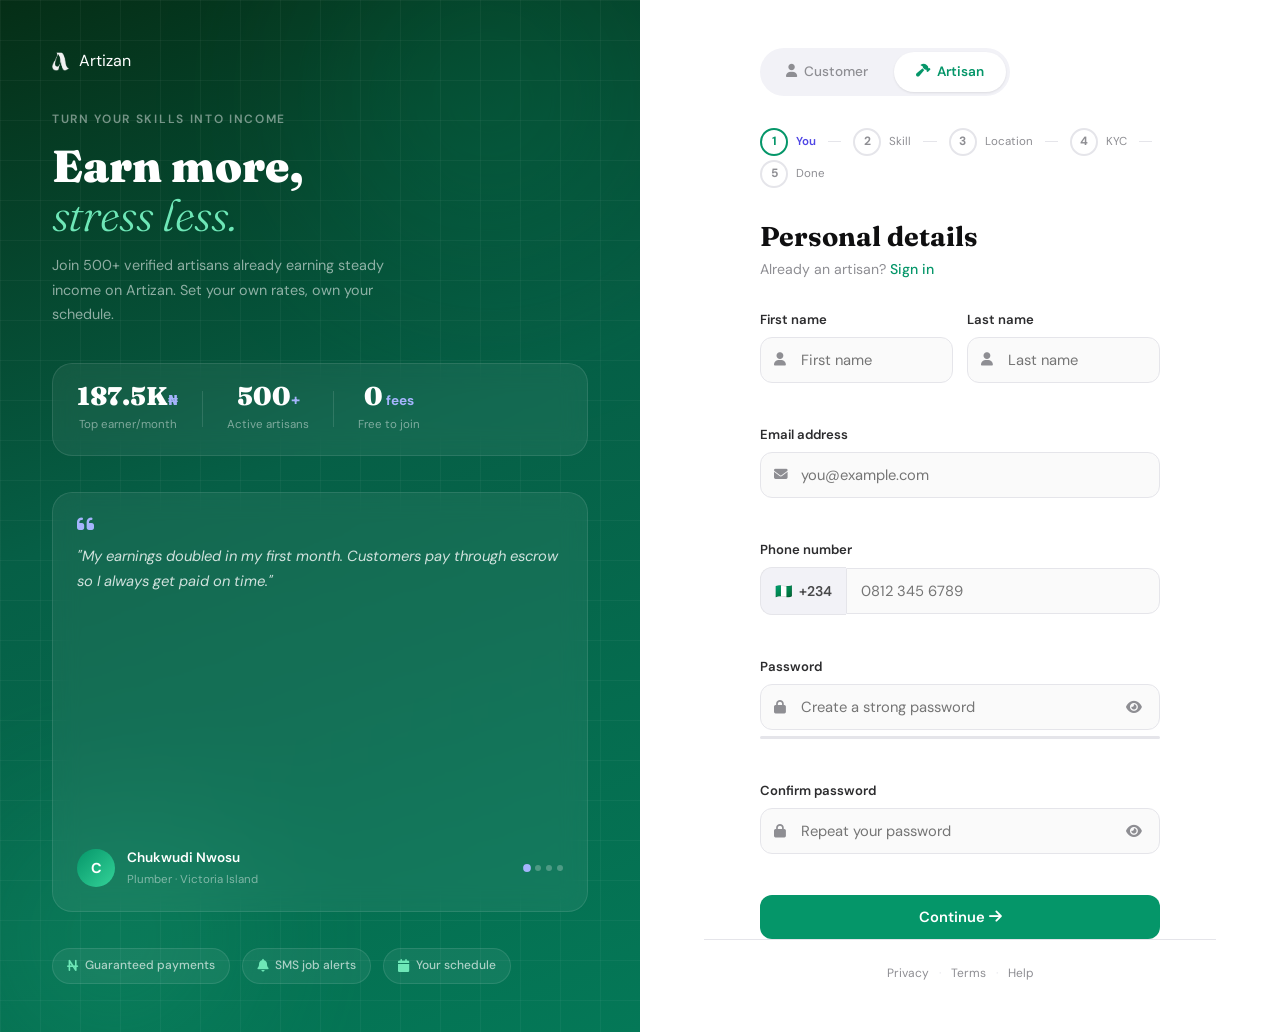
<file: artisan-signup.html>
<!DOCTYPE html>
<html lang="en">
<head>
  <meta charset="UTF-8"/>
  <meta name="viewport" content="width=device-width, initial-scale=1.0"/>
  <title>Join as Artisan — Artizan Lagos</title>
  <link rel="preconnect" href="https://fonts.googleapis.com"/>
  <link rel="preconnect" href="https://fonts.gstatic.com" crossorigin/>
  <link href="https://fonts.googleapis.com/css2?family=Fraunces:ital,opsz,wght@0,9..144,300;0,9..144,600;0,9..144,900;1,9..144,300&family=DM+Sans:ital,opsz,wght@0,9..40,300;0,9..40,400;0,9..40,500;0,9..40,600;1,9..40,300&display=swap" rel="stylesheet"/>
  <link rel="stylesheet" href="https://cdnjs.cloudflare.com/ajax/libs/font-awesome/6.5.0/css/all.min.css"/>
  <link rel="stylesheet" href="assets/css/style.css"/>
  <link rel="stylesheet" href="assets/css/auth.css"/>
  <style>
    .auth-left{background:linear-gradient(160deg,#052E16 0%,#065F46 45%,#047857 100%);}
    .al-title em{color:#6EE7B7;}
    .rs-tab.rs-active,.ar-link{color:var(--brand-green);}
    .ar-submit-btn,.ar-btn-next{background:var(--brand-green);}
    .ar-submit-btn:hover,.ar-btn-next:hover{background:var(--brand-green-dark);}
    .step-circle.active{border-color:var(--brand-green);color:var(--brand-green);}
    .step-circle.done{border-color:var(--brand-green);background:var(--brand-green);}
    .step-connector.done{background:var(--brand-green);}
    .ar-success-btn{background:var(--brand-green);}
    .ar-success-btn:hover{background:var(--brand-green-dark);}
  </style>
</head>
<body class="auth-body">
<div class="auth-shell">
  <div class="auth-left">
    <div class="al-bg"><div class="al-blob b1" style="background:radial-gradient(circle,#059669,transparent 70%)"></div><div class="al-blob b2" style="background:radial-gradient(circle,#34D399,transparent 70%)"></div><div class="al-grid"></div></div>
    <a href="index.html" class="al-logo"><img class="logo-mark" style="height: 20px;" src="assets/img/Screenshot_2026-05-09_121133-removebg-preview.png"><span class="logo-text">Artizan</span></a>
    <div class="al-headline">
      <p class="al-eyebrow">Turn your skills into income</p>
      <h1 class="al-title">Earn more,<br/><em>stress less.</em></h1>
      <p class="al-sub">Join 500+ verified artisans already earning steady income on Artizan. Set your own rates, own your schedule.</p>
    </div>
    <div class="al-stats">
      <div class="al-stat"><span class="al-stat-num" data-target="187500">0</span><span style="font-size:0.9rem">₦</span><p>Top earner/month</p></div>
      <div class="al-stat-sep"></div>
      <div class="al-stat"><span class="al-stat-num" data-target="500">0</span><span>+</span><p>Active artisans</p></div>
      <div class="al-stat-sep"></div>
      <div class="al-stat"><span class="al-stat-num" data-target="0">0</span><span style="font-size:0.85rem"> fees</span><p>Free to join</p></div>
    </div>
    <div class="al-testimonial" id="al-testimonial">
      <div class="al-testi-quote">
        <i class="fa fa-quote-left al-quote-icon"></i>
        <p class="al-testi-text" id="al-testi-text">"My earnings doubled in my first month. Customers pay through escrow so I always get paid on time."</p>
      </div>
      <div class="al-testi-author">
        <div class="al-testi-avatar" id="al-testi-avatar" style="background:linear-gradient(135deg,#059669,#34D399)">C</div>
        <div><p class="al-testi-name" id="al-testi-name">Chukwudi Nwosu</p><p class="al-testi-loc" id="al-testi-loc">Plumber · Victoria Island</p></div>
        <div class="al-testi-dots" id="al-testi-dots"></div>
      </div>
    </div>
    <div class="al-trust-row">
      <div class="al-trust-item"><i class="fa fa-naira-sign" style="color:#6EE7B7"></i><span>Guaranteed payments</span></div>
      <div class="al-trust-item"><i class="fa fa-bell" style="color:#6EE7B7"></i><span>SMS job alerts</span></div>
      <div class="al-trust-item"><i class="fa fa-calendar" style="color:#6EE7B7"></i><span>Your schedule</span></div>
    </div>
  </div>

  <div class="auth-right">
    <a href="index.html" class="ar-mobile-logo"><span class="logo-mark logo-mark-sm" style="background:var(--brand-green)">A</span><span class="logo-text">Artizan</span></a>
    <div class="ar-form-wrap">
      <div class="role-switcher">
        <a href="customer-signup.html" class="rs-tab"><i class="fa fa-user"></i> Customer</a>
        <a href="artisan-signup.html" class="rs-tab rs-active"><i class="fa fa-hammer"></i> Artisan</a>
      </div>

      <!-- 5-step indicator -->
      <div class="ar-step-indicator" style="flex-wrap:wrap;gap:4px">
        <div class="ar-step"><div class="step-circle active" id="sc-1">1</div><span class="step-label active" id="sl-1">You</span></div>
        <div class="step-connector" id="conn-1"></div>
        <div class="ar-step"><div class="step-circle" id="sc-2">2</div><span class="step-label" id="sl-2">Skill</span></div>
        <div class="step-connector" id="conn-2"></div>
        <div class="ar-step"><div class="step-circle" id="sc-3">3</div><span class="step-label" id="sl-3">Location</span></div>
        <div class="step-connector" id="conn-3"></div>
        <div class="ar-step"><div class="step-circle" id="sc-4">4</div><span class="step-label" id="sl-4">KYC</span></div>
        <div class="step-connector" id="conn-4"></div>
        <div class="ar-step"><div class="step-circle" id="sc-5">5</div><span class="step-label" id="sl-5">Done</span></div>
      </div>

      <!-- STEP 1: Personal -->
      <div class="ar-step-panel active" id="step-1">
        <div class="ar-form-header">
          <h2 class="ar-form-title">Personal details</h2>
          <p class="ar-form-sub">Already an artisan? <a href="artisan-login.html" class="ar-link">Sign in</a></p>
        </div>
        <form id="step1-form" novalidate>
          <div class="ar-name-row">
            <div class="ar-field" id="field-first"><label class="ar-label">First name</label><div class="ar-input-wrap"><i class="fa fa-user ar-input-icon"></i><input type="text" id="first-name" class="ar-input" placeholder="First name"/><span class="ar-field-check" id="check-first"></span></div><p class="ar-field-error" id="error-first"></p></div>
            <div class="ar-field" id="field-last"><label class="ar-label">Last name</label><div class="ar-input-wrap"><i class="fa fa-user ar-input-icon"></i><input type="text" id="last-name" class="ar-input" placeholder="Last name"/><span class="ar-field-check" id="check-last"></span></div><p class="ar-field-error" id="error-last"></p></div>
          </div>
          <div class="ar-field" id="field-email"><label class="ar-label">Email address</label><div class="ar-input-wrap"><i class="fa fa-envelope ar-input-icon"></i><input type="email" id="email" class="ar-input" placeholder="you@example.com" autocomplete="email"/><span class="ar-field-check" id="check-email"></span></div><p class="ar-field-error" id="error-email"></p></div>
          <div class="ar-field" id="field-phone"><label class="ar-label">Phone number</label><div class="ar-phone-wrap"><div class="ar-phone-prefix"><span>🇳🇬</span> +234</div><div class="ar-input-wrap" style="flex:1"><input type="tel" id="phone" class="ar-input ar-phone-input" placeholder="0812 345 6789"/><span class="ar-field-check" id="check-phone"></span></div></div><p class="ar-field-error" id="error-phone"></p></div>
          <div class="ar-field" id="field-password"><label class="ar-label">Password</label><div class="ar-input-wrap"><i class="fa fa-lock ar-input-icon"></i><input type="password" id="password" class="ar-input ar-input-pw" placeholder="Create a strong password" autocomplete="new-password"/><button type="button" class="ar-pw-toggle" id="pw-toggle-1"><i class="fa fa-eye" id="pw-icon-1"></i></button></div><div class="pw-strength-wrap"><div class="pw-strength-bar"><div class="pw-strength-fill" id="pw-fill"></div></div><span class="pw-strength-label" id="pw-label"></span></div><p class="ar-field-error" id="error-password"></p></div>
          <div class="ar-field" id="field-confirm"><label class="ar-label">Confirm password</label><div class="ar-input-wrap"><i class="fa fa-lock ar-input-icon"></i><input type="password" id="confirm-password" class="ar-input ar-input-pw" placeholder="Repeat your password" autocomplete="new-password"/><button type="button" class="ar-pw-toggle" id="pw-toggle-2"><i class="fa fa-eye" id="pw-icon-2"></i></button></div><p class="ar-field-error" id="error-confirm"></p></div>
          <div class="ar-form-nav"><button type="submit" class="ar-btn-next">Continue <i class="fa fa-arrow-right"></i></button></div>
        </form>
      </div>

      <!-- STEP 2: Skill -->
      <div class="ar-step-panel" id="step-2">
        <div class="ar-form-header"><h2 class="ar-form-title">Your skill</h2><p class="ar-form-sub">Tell us what you do best.</p></div>
        <form id="step2-form" novalidate>
          <div class="ar-field" id="field-category"><label class="ar-label">Skill category</label><div class="ar-input-wrap"><i class="fa fa-screwdriver-wrench ar-input-icon"></i><select id="category" class="ar-input" style="padding-left:40px"><option value="" disabled selected>Select your skill</option><option value="home-repair">Home Repair</option><option value="plumbing">Plumbing</option><option value="electrical">Electrical</option><option value="tailoring">Tailoring</option><option value="carpentry">Carpentry</option><option value="painting">Painting</option><option value="cleaning">Home Cleaning</option><option value="laundry">Laundry</option><option value="babysitting">Babysitting</option><option value="elder-care">Elder Care</option><option value="security">Security</option><option value="tutoring">Private Tutoring</option></select></div><p class="ar-field-error" id="error-category"></p></div>
          <div class="ar-field" id="field-experience"><label class="ar-label">Years of experience</label><div class="ar-input-wrap"><i class="fa fa-briefcase ar-input-icon"></i><select id="experience" class="ar-input" style="padding-left:40px"><option value="" disabled selected>Select years</option><option value="1">Less than 1 year</option><option value="2">1–2 years</option><option value="5">3–5 years</option><option value="8">6–9 years</option><option value="10">10+ years</option></select></div><p class="ar-field-error" id="error-experience"></p></div>
          <div class="ar-field" id="field-bio"><label class="ar-label">Bio <span style="color:var(--text-muted);font-weight:400">(min 50 characters)</span></label><div class="ar-input-wrap"><textarea id="bio" class="ar-input" style="padding:12px 14px;min-height:90px;resize:vertical" placeholder="Describe your skills, experience, and what makes you the best choice for customers..."></textarea></div><p class="ar-field-error" id="error-bio"></p></div>
          <div class="ar-field" id="field-rate"><label class="ar-label">Base rate per job (₦)</label><div class="ar-input-wrap"><i class="fa fa-naira-sign ar-input-icon"></i><input type="number" id="rate" class="ar-input" placeholder="e.g. 8000" min="500"/></div><p class="ar-field-error" id="error-rate"></p></div>
          <div class="ar-form-nav"><button type="button" class="ar-btn-back" id="btn-back-2"><i class="fa fa-arrow-left"></i> Back</button><button type="submit" class="ar-btn-next">Continue <i class="fa fa-arrow-right"></i></button></div>
        </form>
      </div>

      <!-- STEP 3: Location -->
      <div class="ar-step-panel" id="step-3">
        <div class="ar-form-header"><h2 class="ar-form-title">Your location</h2><p class="ar-form-sub">Customers nearby will find you on the map.</p></div>
        <form id="step3-form" novalidate>
          <div class="ar-field" id="field-address"><label class="ar-label">Base address (where you operate from)</label><div class="ar-input-wrap"><i class="fa fa-location-dot ar-input-icon"></i><input type="text" id="address" class="ar-input" placeholder="e.g. 5 Bode Thomas St, Surulere"/></div><p class="ar-field-error" id="error-address"></p></div>
          <div class="ar-field">
            <label class="ar-label">Service zones <span style="color:var(--text-muted);font-weight:400">(select all you cover)</span></label>
            <div class="ar-zones-grid" id="zones-grid">
              <div class="ar-zone-chip" data-zone="lekki">Lekki</div>
              <div class="ar-zone-chip" data-zone="victoria-island">Victoria Island</div>
              <div class="ar-zone-chip" data-zone="lagos-island">Lagos Island</div>
              <div class="ar-zone-chip" data-zone="ikoyi">Ikoyi</div>
              <div class="ar-zone-chip" data-zone="ikeja">Ikeja</div>
              <div class="ar-zone-chip" data-zone="surulere">Surulere</div>
              <div class="ar-zone-chip" data-zone="yaba">Yaba</div>
              <div class="ar-zone-chip" data-zone="mushin">Mushin</div>
              <div class="ar-zone-chip" data-zone="agege">Agege</div>
              <div class="ar-zone-chip" data-zone="alimosho">Alimosho</div>
            </div>
            <p class="ar-field-error" id="error-zones"></p>
          </div>
          <div class="ar-field">
            <label class="ar-label">Service radius</label>
            <div class="ar-radius-wrap">
              <input type="range" id="radius" class="ar-radius-slider" min="2" max="20" value="10" step="1"/>
              <span class="ar-radius-val" id="radius-val">10 km</span>
            </div>
          </div>
          <div class="ar-form-nav"><button type="button" class="ar-btn-back" id="btn-back-3"><i class="fa fa-arrow-left"></i> Back</button><button type="submit" class="ar-btn-next">Continue <i class="fa fa-arrow-right"></i></button></div>
        </form>
      </div>

      <!-- STEP 4: KYC -->
      <div class="ar-step-panel" id="step-4">
        <div class="ar-form-header"><h2 class="ar-form-title">Identity verification</h2><p class="ar-form-sub">Required to go live. Takes less than 2 minutes.</p></div>
        <form id="step4-form" novalidate>
          <div class="ar-field" id="field-id-type"><label class="ar-label">ID document type</label><div class="ar-input-wrap"><i class="fa fa-id-card ar-input-icon"></i><select id="id-type" class="ar-input" style="padding-left:40px"><option value="" disabled selected>Select ID type</option><option value="nin">NIN Slip</option><option value="voters">Voter's Card</option><option value="drivers">Driver's Licence</option><option value="passport">International Passport</option></select></div><p class="ar-field-error" id="error-id-type"></p></div>
          <div class="ar-field" id="field-id-doc">
            <label class="ar-label">Upload ID document</label>
            <div class="ar-file-field" id="id-drop-zone">
              <div class="ar-file-icon"><i class="fa fa-cloud-arrow-up"></i></div>
              <p class="ar-file-text"><strong>Click to upload</strong> or drag and drop</p>
              <p class="ar-file-hint">JPG, PNG or PDF · Max 5MB</p>
              <input type="file" id="id-doc" accept="image/*,.pdf" style="display:none"/>
            </div>
            <div class="ar-file-preview" id="id-preview" style="display:none">
              <i class="fa fa-file-circle-check"></i>
              <span id="id-filename">document.jpg</span>
              <button type="button" id="id-remove"><i class="fa fa-xmark"></i></button>
            </div>
            <p class="ar-field-error" id="error-id-doc"></p>
          </div>
          <div class="ar-field" id="field-cert">
            <label class="ar-label">Professional certificate <span style="color:var(--text-muted);font-weight:400">(optional)</span></label>
            <div class="ar-file-field" id="cert-drop-zone">
              <div class="ar-file-icon" style="font-size:1.3rem"><i class="fa fa-certificate"></i></div>
              <p class="ar-file-text"><strong>Click to upload</strong> certificate (optional)</p>
              <p class="ar-file-hint">JPG, PNG or PDF · Max 5MB</p>
              <input type="file" id="cert-doc" accept="image/*,.pdf" style="display:none"/>
            </div>
            <div class="ar-file-preview" id="cert-preview" style="display:none">
              <i class="fa fa-file-circle-check"></i>
              <span id="cert-filename">certificate.pdf</span>
              <button type="button" id="cert-remove"><i class="fa fa-xmark"></i></button>
            </div>
          </div>
          <div class="ar-remember" style="margin-bottom:24px">
            <label class="ar-checkbox-label"><input type="checkbox" id="terms" class="ar-checkbox"/><span class="ar-checkbox-custom"></span><span>I agree to <a href="#" class="ar-link">Terms of Service</a> and <a href="#" class="ar-link">Privacy Policy</a></span></label>
            <p class="ar-field-error" id="error-terms"></p>
          </div>
          <div class="ar-global-error" id="global-error" style="display:none"><i class="fa fa-circle-exclamation"></i><span id="global-error-text">Something went wrong.</span></div>
          <div class="ar-form-nav">
            <button type="button" class="ar-btn-back" id="btn-back-4"><i class="fa fa-arrow-left"></i> Back</button>
            <button type="submit" class="ar-btn-next" id="final-submit"><span id="final-submit-text">Create Artisan Account</span><span id="final-submit-spinner" style="display:none"><i class="fa fa-spinner fa-spin"></i></span></button>
          </div>
        </form>
      </div>

      <!-- STEP 5: Success -->
      <div class="ar-step-panel" id="step-5">
        <div class="ar-success">
          <div class="ar-success-icon" style="background:#ECFDF5;color:#059669"><i class="fa fa-circle-check"></i></div>
          <h3>You're on Artizan!</h3>
          <p>Your account is created. Our team will review your KYC documents within 24–48 hours. You'll receive an SMS and email when you're approved.</p>
          <a href="artisan-dashboard.html" class="ar-success-btn" style="background:var(--brand-green)"><i class="fa fa-gauge"></i> Go to My Dashboard</a>
          <div style="margin-top:20px;background:var(--ink-50);border-radius:10px;padding:14px 16px;font-size:0.82rem;color:var(--text-secondary);text-align:left">
            <p style="font-weight:600;margin-bottom:6px;color:var(--text-primary)">While you wait for KYC approval:</p>
            <ul style="list-style:none;display:flex;flex-direction:column;gap:6px">
              <li><i class="fa fa-check" style="color:var(--brand-green);margin-right:6px"></i> Complete your profile bio</li>
              <li><i class="fa fa-check" style="color:var(--brand-green);margin-right:6px"></i> Upload portfolio photos</li>
              <li><i class="fa fa-check" style="color:var(--brand-green);margin-right:6px"></i> Set your availability hours</li>
              <li><i class="fa fa-check" style="color:var(--brand-green);margin-right:6px"></i> Add your bank account for payments</li>
            </ul>
          </div>
        </div>
      </div>
    </div>
    <div class="ar-footer"><a href="privacy-policy.html">Privacy</a><span>·</span><a href="terms.html">Terms</a><span>·</span><a href="mailto:hello@artizan.ng">Help</a></div>
  </div>
</div>
<script src="assets/js/auth.js"></script>
<script src="assets/js/artisan-signup.js"></script>
</body>
</html>
</file>
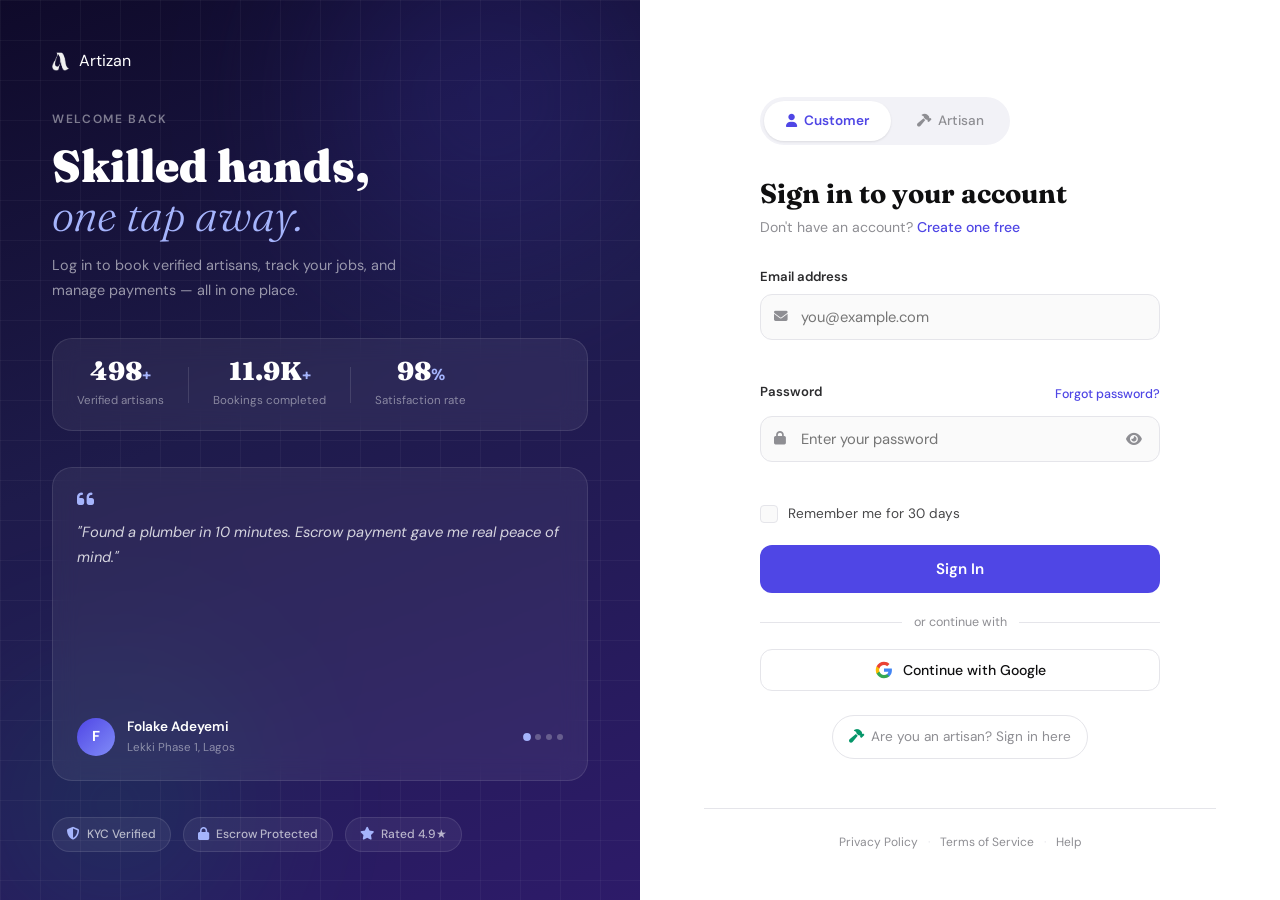
<file: customer-dashboard.html>
<!DOCTYPE html>
<html lang="en">
<head>
  <meta charset="UTF-8"/>
  <meta name="viewport" content="width=device-width, initial-scale=1.0"/>
  <title>My Dashboard — Artizan Lagos</title>
  <link rel="preconnect" href="https://fonts.googleapis.com"/>
  <link rel="preconnect" href="https://fonts.gstatic.com" crossorigin/>
  <link href="https://fonts.googleapis.com/css2?family=Fraunces:ital,opsz,wght@0,9..144,300;0,9..144,600;0,9..144,900;1,9..144,300&family=DM+Sans:ital,opsz,wght@0,9..40,300;0,9..40,400;0,9..40,500;0,9..40,600;1,9..40,300&display=swap" rel="stylesheet"/>
  <link rel="stylesheet" href="https://cdnjs.cloudflare.com/ajax/libs/font-awesome/6.5.0/css/all.min.css"/>
  <link rel="stylesheet" href="assets/css/style.css"/>
  <link rel="stylesheet" href="assets/css/dashboard.css"/>
  <link rel="stylesheet" href="assets/css/negotiate.css"/>
</head>
<body class="dash-body">

<!-- SIDEBAR -->
<aside class="sidebar" id="sidebar">
  <div class="sb-brand">
    <a href="index.html" class="sb-logo">
      <span class="logo-mark">A</span>
      <span class="logo-text">Artizan</span>
    </a>
    <button class="sb-close" id="sb-close"><i class="fa fa-xmark"></i></button>
  </div>

  <div class="sb-user">
    <div class="sb-avatar" id="sb-avatar">F</div>
    <div class="sb-user-info">
      <p class="sb-user-name" id="sb-user-name">Folake Adeyemi</p>
      <p class="sb-user-email" id="sb-user-email">folake@gmail.com</p>
    </div>
  </div>

  <nav class="sb-nav">
    <a href="#" class="sb-link active" data-section="overview">
      <i class="fa fa-house"></i><span>Overview</span>
    </a>
    <a href="#" class="sb-link" data-section="bookings">
      <i class="fa fa-calendar-check"></i><span>My Bookings</span>
      <span class="sb-badge" id="badge-bookings">2</span>
    </a>
    <a href="#" class="sb-link" data-section="messages">
      <i class="fa fa-comment-dots"></i><span>Messages</span>
      <span class="sb-badge" id="badge-messages">3</span>
    </a>
    <a href="#" class="sb-link" data-section="saved">
      <i class="fa fa-bookmark"></i><span>Saved Artisans</span>
    </a>
    <a href="#" class="sb-link" data-section="profile">
      <i class="fa fa-user-circle"></i><span>Profile</span>
    </a>
  </nav>

  <div class="sb-bottom">
    <a href="discover.html" class="sb-find-btn">
      <i class="fa fa-magnifying-glass"></i> Find an Artisan
    </a>
    <button class="sb-logout" id="logout-btn">
      <i class="fa fa-right-from-bracket"></i> Log Out
    </button>
  </div>
</aside>

<!-- Overlay for mobile sidebar -->
<div class="sb-overlay" id="sb-overlay"></div>

<!--
     MAIN WRAPPER -->
<div class="dash-main">

  <!-- TOPBAR -->
  <header class="dash-topbar">
    <button class="topbar-menu" id="topbar-menu">
      <i class="fa fa-bars"></i>
    </button>
    <h1 class="topbar-title" id="topbar-title">Overview</h1>
    <div class="topbar-right">
      <!-- Notification bell -->
      <div class="notif-wrap" id="notif-wrap">
        <button class="topbar-icon-btn" id="notif-btn">
          <i class="fa fa-bell"></i>
          <span class="topbar-badge" id="notif-count">3</span>
        </button>
        <div class="notif-dropdown" id="notif-dropdown" style="display:none">
          <div class="notif-header">
            <span>Notifications</span>
            <button class="notif-clear" id="notif-clear">Mark all read</button>
          </div>
          <div class="notif-list" id="notif-list"></div>
        </div>
      </div>
      <!-- Search -->
      <a href="discover.html" class="topbar-icon-btn" title="Find artisan">
        <i class="fa fa-magnifying-glass"></i>
      </a>
    </div>
  </header>

  <!-- CONTENT PANELS -->
  <div class="dash-content">

    <!-- OVERVIEW -->
    <section class="dash-panel active" id="panel-overview">
      <div class="panel-hero">
        <div>
          <p class="panel-eyebrow">Good morning 👋</p>
          <h2 class="panel-heading" id="greeting-name">Folake</h2>
          <p class="panel-sub">Here's a summary of your activity on Artizan.</p>
        </div>
        <a href="discover.html" class="panel-cta-btn">
          <i class="fa fa-plus"></i> Book an Artisan
        </a>
      </div>

      <!-- Stats -->
      <div class="stat-grid">
        <div class="stat-card">
          <div class="stat-icon-wrap purple"><i class="fa fa-calendar-check"></i></div>
          <div class="stat-body">
            <p class="stat-val" id="stat-total">7</p>
            <p class="stat-lbl">Total bookings</p>
          </div>
          <div class="stat-trend up"><i class="fa fa-arrow-trend-up"></i> 2 this month</div>
        </div>
        <div class="stat-card">
          <div class="stat-icon-wrap green"><i class="fa fa-circle-check"></i></div>
          <div class="stat-body">
            <p class="stat-val" id="stat-completed">5</p>
            <p class="stat-lbl">Completed</p>
          </div>
          <div class="stat-trend up"><i class="fa fa-arrow-trend-up"></i> 71% rate</div>
        </div>
        <div class="stat-card">
          <div class="stat-icon-wrap amber"><i class="fa fa-spinner"></i></div>
          <div class="stat-body">
            <p class="stat-val" id="stat-active">2</p>
            <p class="stat-lbl">Active</p>
          </div>
          <div class="stat-trend neutral">In progress</div>
        </div>
        <div class="stat-card">
          <div class="stat-icon-wrap blue"><i class="fa fa-naira-sign"></i></div>
          <div class="stat-body">
            <p class="stat-val" id="stat-spent">₦54K</p>
            <p class="stat-lbl">Total spent</p>
          </div>
          <div class="stat-trend neutral">7 jobs</div>
        </div>
      </div>

      <!-- Active bookings quick view -->
      <div class="section-block">
        <div class="section-block-header">
          <h3 class="section-block-title">Active Bookings</h3>
          <button class="section-block-link" data-section="bookings">View all</button>
        </div>
        <div class="booking-list" id="overview-bookings"></div>
      </div>

      <!-- Recommended artisans -->
      <div class="section-block">
        <div class="section-block-header">
          <h3 class="section-block-title">Recommended for you</h3>
          <a href="discover.html" class="section-block-link">See all</a>
        </div>
        <div class="rec-artisan-row" id="overview-rec"></div>
      </div>
    </section>

    <!-- MY BOOKINGS -->
    <section class="dash-panel" id="panel-bookings">
      <div class="panel-toprow">
        <div>
          <h2 class="panel-heading">My Bookings</h2>
          <p class="panel-sub">Track and manage all your service bookings.</p>
        </div>
        <a href="discover.html" class="panel-cta-btn"><i class="fa fa-plus"></i> New Booking</a>
      </div>

      <!-- Filters -->
      <div class="booking-filters">
        <button class="bf-chip active" data-filter="all">All</button>
        <button class="bf-chip" data-filter="pending">Pending</button>
        <button class="bf-chip" data-filter="confirmed">Confirmed</button>
        <button class="bf-chip" data-filter="in_progress">In Progress</button>
        <button class="bf-chip" data-filter="completed">Completed</button>
        <button class="bf-chip" data-filter="cancelled">Cancelled</button>
      </div>

      <div class="booking-list-full" id="bookings-list"></div>
    </section>

    <!-- MESSAGES -->
    <section class="dash-panel" id="panel-messages">
      <h2 class="panel-heading">Messages</h2>
      <p class="panel-sub">Chat with your artisans. Messaging unlocks after a booking is confirmed.</p>

      <div class="chat-shell">
        <!-- Conversation list -->
        <div class="chat-list" id="chat-list"></div>

        <!-- Chat window -->
        <div class="chat-window" id="chat-window">
          <div class="chat-empty" id="chat-empty">
            <i class="fa fa-comment-dots"></i>
            <p>Select a conversation to start chatting</p>
          </div>
          <div class="chat-active" id="chat-active" style="display:none">
            <div class="chat-header" id="chat-header"></div>
            <div class="chat-messages" id="chat-messages"></div>
            <div class="chat-input-wrap">
              <input type="text" id="chat-input" class="chat-input" placeholder="Type a message..."/>
              <button class="chat-send" id="chat-send"><i class="fa fa-paper-plane"></i></button>
            </div>
          </div>
        </div>
      </div>
    </section>

    <!-- SAVED ARTISANS -->
    <section class="dash-panel" id="panel-saved">
      <div class="panel-toprow">
        <div>
          <h2 class="panel-heading">Saved Artisans</h2>
          <p class="panel-sub">Artisans you've bookmarked for quick access.</p>
        </div>
        <a href="discover.html" class="panel-cta-btn"><i class="fa fa-magnifying-glass"></i> Find More</a>
      </div>
      <div class="saved-grid" id="saved-grid"></div>
    </section>

    <!-- PROFILE -->
    <section class="dash-panel" id="panel-profile">
      <h2 class="panel-heading">My Profile</h2>
      <p class="panel-sub">Keep your details up to date.</p>

      <div class="profile-card">
        <div class="profile-avatar-row">
          <div class="profile-dash-avatar" id="profile-dash-avatar">F</div>
          <div>
            <h3 class="profile-dash-name" id="profile-dash-name">Folake Adeyemi</h3>
            <p class="profile-dash-email" id="profile-dash-email">folake@gmail.com</p>
            <span class="profile-badge">Customer</span>
          </div>
        </div>

        <form id="profile-form" novalidate>
          <div class="pf-row">
            <div class="pf-field">
              <label class="pf-label">First name</label>
              <input type="text" id="pf-first" class="pf-input" placeholder="First name"/>
            </div>
            <div class="pf-field">
              <label class="pf-label">Last name</label>
              <input type="text" id="pf-last" class="pf-input" placeholder="Last name"/>
            </div>
          </div>
          <div class="pf-field">
            <label class="pf-label">Email address</label>
            <input type="email" id="pf-email" class="pf-input" placeholder="Email address"/>
          </div>
          <div class="pf-field">
            <label class="pf-label">Phone number</label>
            <input type="tel" id="pf-phone" class="pf-input" placeholder="+234 xxx xxx xxxx"/>
          </div>
          <div class="pf-field">
            <label class="pf-label">Default address</label>
            <input type="text" id="pf-address" class="pf-input" placeholder="Your address in Lagos"/>
          </div>

          <div class="pf-divider">Change password</div>
          <div class="pf-row">
            <div class="pf-field">
              <label class="pf-label">New password</label>
              <input type="password" id="pf-pw" class="pf-input" placeholder="Leave blank to keep current"/>
            </div>
            <div class="pf-field">
              <label class="pf-label">Confirm new password</label>
              <input type="password" id="pf-pw-confirm" class="pf-input" placeholder="Repeat new password"/>
            </div>
          </div>

          <div class="pf-error" id="pf-error"></div>
          <div class="pf-success" id="pf-success" style="display:none"><i class="fa fa-circle-check"></i> Profile updated successfully.</div>

          <div class="pf-actions">
            <button type="submit" class="pf-save-btn">Save Changes</button>
            <button type="button" class="pf-delete-btn" id="pf-delete-btn">Delete Account</button>
          </div>
        </form>
      </div>
    </section>

  </div>
</div>

<!-- REVIEW MODAL -->
<div class="modal-backdrop" id="review-modal" style="display:none">
  <div class="modal-box">
    <button class="modal-close-btn" id="review-modal-close"><i class="fa fa-xmark"></i></button>
    <div class="modal-icon"><i class="fa fa-star"></i></div>
    <h3 class="modal-title">Rate your experience</h3>
    <p class="modal-sub" id="review-artisan-name">How was your job with Chukwudi?</p>
    <div class="star-selector" id="star-selector">
      <button class="star-btn" data-val="1"><i class="fa fa-star"></i></button>
      <button class="star-btn" data-val="2"><i class="fa fa-star"></i></button>
      <button class="star-btn" data-val="3"><i class="fa fa-star"></i></button>
      <button class="star-btn" data-val="4"><i class="fa fa-star"></i></button>
      <button class="star-btn" data-val="5"><i class="fa fa-star"></i></button>
    </div>
    <p class="star-label" id="star-label">Tap a star to rate</p>
    <textarea id="review-comment" class="review-textarea" placeholder="Share your experience (optional)..." rows="3"></textarea>
    <button class="review-submit-btn" id="review-submit">Submit Review</button>
  </div>
</div>

<!-- CONFIRM MODAL (generic) -->
<div class="modal-backdrop" id="confirm-modal" style="display:none">
  <div class="modal-box">
    <div class="modal-icon danger"><i class="fa fa-triangle-exclamation"></i></div>
    <h3 class="modal-title" id="confirm-title">Are you sure?</h3>
    <p class="modal-sub" id="confirm-msg">This action cannot be undone.</p>
    <div class="modal-actions">
      <button class="confirm-yes-btn" id="confirm-yes">Yes, continue</button>
      <button class="confirm-no-btn" id="confirm-no">Cancel</button>
    </div>
  </div>
</div>

<!-- TOAST -->
<div class="toast-wrap" id="toast-wrap"></div>

<script src="assets/js/api.js"></script>
<script src="assets/js/paystack.js"></script>
<script src="assets/js/negotiate.js"></script>
<script src="assets/js/customer-dashboard.js"></script>
</body>
</html>
</file>
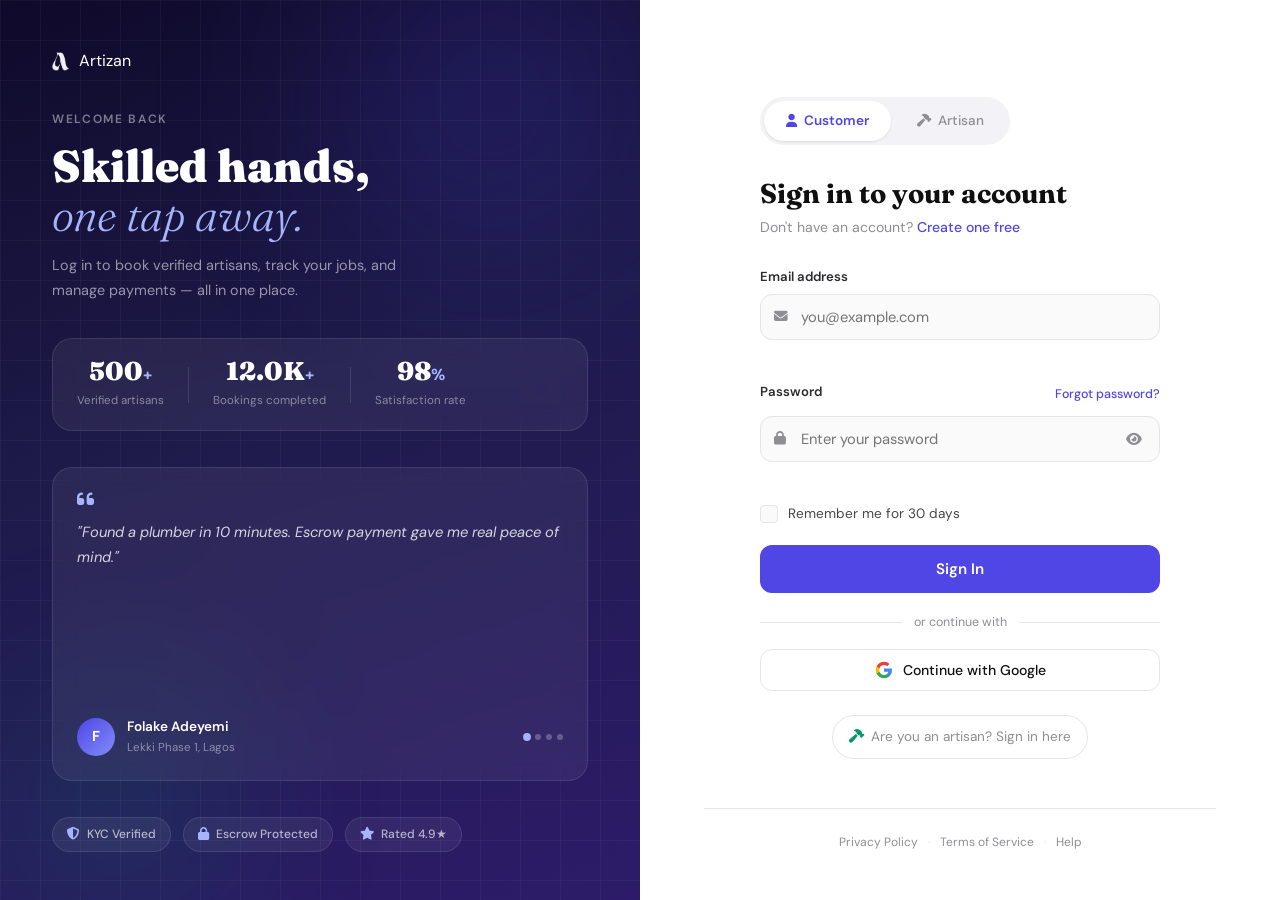
<file: customer-login.html>
<!DOCTYPE html>
<html lang="en">
<head>
  <meta charset="UTF-8"/>
  <meta name="viewport" content="width=device-width, initial-scale=1.0"/>
  <title>Customer Sign In — Artizan Lagos</title>
  <meta name="description" content="Sign in to your Artizan customer account and book verified skilled artisans near you in Lagos."/>
  <link rel="preconnect" href="https://fonts.googleapis.com"/>
  <link rel="preconnect" href="https://fonts.gstatic.com" crossorigin/>
  <link href="https://fonts.googleapis.com/css2?family=Fraunces:ital,opsz,wght@0,9..144,300;0,9..144,600;0,9..144,900;1,9..144,300&family=DM+Sans:ital,opsz,wght@0,9..40,300;0,9..40,400;0,9..40,500;0,9..40,600;1,9..40,300&display=swap" rel="stylesheet"/>
  <link rel="stylesheet" href="https://cdnjs.cloudflare.com/ajax/libs/font-awesome/6.5.0/css/all.min.css"/>
  <link rel="stylesheet" href="assets/css/style.css"/>
  <link rel="stylesheet" href="assets/css/auth.css"/>
</head>
<body class="auth-body">

<div class="auth-shell">

  <!-- LEFT PANEL — brand & social proof- -->
  <div class="auth-left">

    <!-- Background layers -->
    <div class="al-bg">
      <div class="al-blob b1"></div>
      <div class="al-blob b2"></div>
      <div class="al-grid"></div>
    </div>

    <!-- Logo -->
    <a href="index.html" class="al-logo">
      <img class="logo-mark" style="height: 20px;" src="assets/img/Screenshot_2026-05-09_121133-removebg-preview.png">
      <span class="logo-text">Artizan</span>
    </a>

    <!-- Main headline -->
    <div class="al-headline">
      <p class="al-eyebrow">Welcome back</p>
      <h1 class="al-title">
        Skilled hands,<br/>
        <em>one tap away.</em>
      </h1>
      <p class="al-sub">
        Log in to book verified artisans, track your jobs, and manage payments — all in one place.
      </p>
    </div>

    <!-- Live stats -->
    <div class="al-stats">
      <div class="al-stat">
        <span class="al-stat-num" data-target="500">0</span><span>+</span>
        <p>Verified artisans</p>
      </div>
      <div class="al-stat-sep"></div>
      <div class="al-stat">
        <span class="al-stat-num" data-target="12000">0</span><span>+</span>
        <p>Bookings completed</p>
      </div>
      <div class="al-stat-sep"></div>
      <div class="al-stat">
        <span class="al-stat-num" data-target="98">0</span><span>%</span>
        <p>Satisfaction rate</p>
      </div>
    </div>

    <!-- Rotating testimonial -->
    <div class="al-testimonial" id="al-testimonial">
      <div class="al-testi-quote">
        <i class="fa fa-quote-left al-quote-icon"></i>
        <p class="al-testi-text" id="al-testi-text">
          "Found a plumber in 10 minutes. Escrow payment gave me real peace of mind."
        </p>
      </div>
      <div class="al-testi-author">
        <div class="al-testi-avatar" id="al-testi-avatar">F</div>
        <div>
          <p class="al-testi-name" id="al-testi-name">Folake Adeyemi</p>
          <p class="al-testi-loc" id="al-testi-loc">Lekki Phase 1, Lagos</p>
        </div>
        <div class="al-testi-dots" id="al-testi-dots"></div>
      </div>
    </div>

    <!-- Trust badges row -->
    <div class="al-trust-row">
      <div class="al-trust-item">
        <i class="fa fa-shield-halved"></i>
        <span>KYC Verified</span>
      </div>
      <div class="al-trust-item">
        <i class="fa fa-lock"></i>
        <span>Escrow Protected</span>
      </div>
      <div class="al-trust-item">
        <i class="fa fa-star"></i>
        <span>Rated 4.9★</span>
      </div>
    </div>

  </div>

  <!-- RIGHT PANEL — login form- -->
  <div class="auth-right">

    <!-- Mobile logo (shown on small screens only) -->
    <a href="index.html" class="ar-mobile-logo">
      <img src="assets/img/Screenshot_2026-05-09_121133-removebg-preview.png" class="logo-mark logo-mark-sm" >
      <span class="logo-text">Artizan</span>
    </a>

    <div class="ar-form-wrap">

      <!-- Role switcher -->
      <div class="role-switcher">
        <a href="customer-login.html" class="rs-tab rs-active">
          <i class="fa fa-user"></i> Customer
        </a>
        <a href="artisan-login.html" class="rs-tab">
          <i class="fa fa-hammer"></i> Artisan
        </a>
      </div>

      <!-- Form header -->
      <div class="ar-form-header">
        <h2 class="ar-form-title">Sign in to your account</h2>
        <p class="ar-form-sub">Don't have an account? <a href="customer-signup.html" class="ar-link">Create one free</a></p>
      </div>

      <!-- Login form -->
      <form class="ar-form" id="login-form" novalidate>

        <!-- Email -->
        <div class="ar-field" id="field-email">
          <label for="email" class="ar-label">Email address</label>
          <div class="ar-input-wrap">
            <i class="fa fa-envelope ar-input-icon"></i>
            <input
              type="email"
              id="email"
              name="email"
              class="ar-input"
              placeholder="you@example.com"
              autocomplete="email"
              required
            />
            <span class="ar-field-check" id="check-email"></span>
          </div>
          <p class="ar-field-error" id="error-email"></p>
        </div>

        <!-- Password -->
        <div class="ar-field" id="field-password">
          <div class="ar-label-row">
            <label for="password" class="ar-label">Password</label>
            <a href="forgot-password.html" class="ar-forgot">Forgot password?</a>
          </div>
          <div class="ar-input-wrap">
            <i class="fa fa-lock ar-input-icon"></i>
            <input
              type="password"
              id="password"
              name="password"
              class="ar-input ar-input-pw"
              placeholder="Enter your password"
              autocomplete="current-password"
              required
            />
            <button type="button" class="ar-pw-toggle" id="pw-toggle" aria-label="Toggle password visibility">
              <i class="fa fa-eye" id="pw-icon"></i>
            </button>
          </div>
          <p class="ar-field-error" id="error-password"></p>
        </div>

        <!-- Remember me -->
        <div class="ar-remember">
          <label class="ar-checkbox-label">
            <input type="checkbox" id="remember-me" class="ar-checkbox"/>
            <span class="ar-checkbox-custom"></span>
            <span>Remember me for 30 days</span>
          </label>
        </div>

        <!-- Global error (wrong credentials etc.) -->
        <div class="ar-global-error" id="global-error" style="display:none">
          <i class="fa fa-circle-exclamation"></i>
          <span id="global-error-text">Incorrect email or password. Please try again.</span>
        </div>

        <!-- Rate limit warning -->
        <div class="ar-rate-limit" id="rate-limit" style="display:none">
          <i class="fa fa-clock"></i>
          <span>Too many attempts. Please wait <strong id="countdown">60</strong>s before trying again.</span>
        </div>

        <!-- Submit -->
        <button type="submit" class="ar-submit-btn" id="submit-btn">
          <span class="ar-submit-text" id="submit-text">Sign In</span>
          <span class="ar-submit-spinner" id="submit-spinner" style="display:none">
            <i class="fa fa-spinner fa-spin"></i>
          </span>
        </button>

        <!-- Divider -->
        <div class="ar-divider">
          <span>or continue with</span>
        </div>

        <!-- Social login (future) -->
        <div class="ar-social">
          <button type="button" class="ar-social-btn" id="google-btn">
            <svg width="18" height="18" viewBox="0 0 24 24">
              <path fill="#4285F4" d="M22.56 12.25c0-.78-.07-1.53-.2-2.25H12v4.26h5.92c-.26 1.37-1.04 2.53-2.21 3.31v2.77h3.57c2.08-1.92 3.28-4.74 3.28-8.09z"/>
              <path fill="#34A853" d="M12 23c2.97 0 5.46-.98 7.28-2.66l-3.57-2.77c-.98.66-2.23 1.06-3.71 1.06-2.86 0-5.29-1.93-6.16-4.53H2.18v2.84C3.99 20.53 7.7 23 12 23z"/>
              <path fill="#FBBC05" d="M5.84 14.09c-.22-.66-.35-1.36-.35-2.09s.13-1.43.35-2.09V7.07H2.18C1.43 8.55 1 10.22 1 12s.43 3.45 1.18 4.93l2.85-2.22.81-.62z"/>
              <path fill="#EA4335" d="M12 5.38c1.62 0 3.06.56 4.21 1.64l3.15-3.15C17.45 2.09 14.97 1 12 1 7.7 1 3.99 3.47 2.18 7.07l3.66 2.84c.87-2.6 3.3-4.53 6.16-4.53z"/>
            </svg>
            Continue with Google
          </button>
        </div>

      </form>

      <!-- Bottom links -->
      <div class="ar-bottom-links">
        <a href="artisan-login.html" class="ar-switch-role">
          <i class="fa fa-hammer"></i> Are you an artisan? Sign in here
        </a>
      </div>

    </div>

    <!-- Footer -->
    <div class="ar-footer">
      <a href="privacy-policy.html">Privacy Policy</a>
      <span>·</span>
      <a href="terms.html">Terms of Service</a>
      <span>·</span>
      <a href="mailto:hello@artizan.ng">Help</a>
    </div>

  </div>

</div>

<script src="assets/js/auth.js"></script>
<script src="assets/js/customer-login.js"></script>
</body>
</html>
</file>
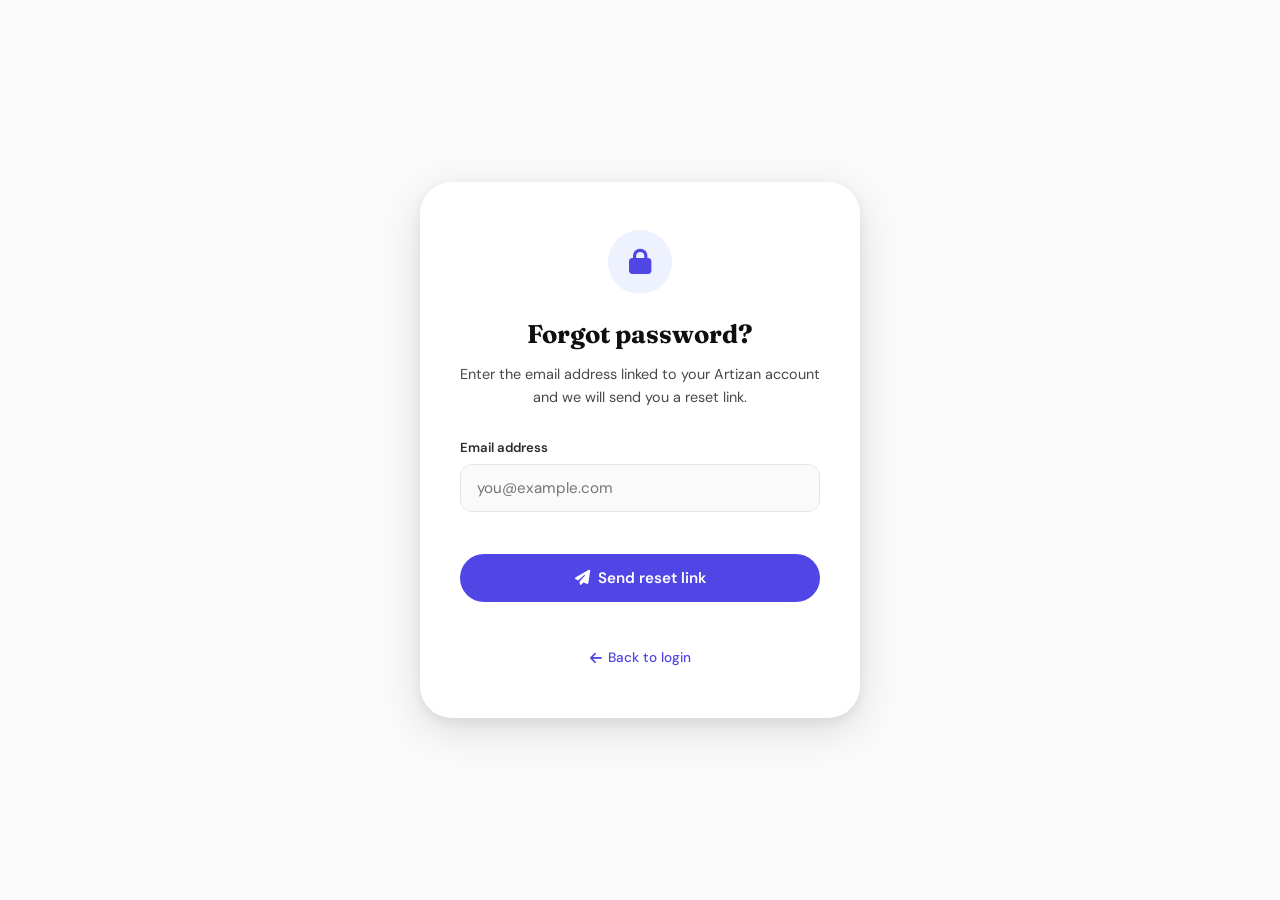
<file: forgot-password.html>
<!DOCTYPE html>
<html lang="en">
<head>
  <meta charset="UTF-8"/>
  <meta name="viewport" content="width=device-width, initial-scale=1.0"/>
  <title>Reset password — Artizan Lagos</title>
  <link rel="preconnect" href="https://fonts.googleapis.com"/>
  <link rel="preconnect" href="https://fonts.gstatic.com" crossorigin/>
  <link href="https://fonts.googleapis.com/css2?family=Fraunces:ital,opsz,wght@0,9..144,300;0,9..144,600;0,9..144,900&family=DM+Sans:ital,opsz,wght@0,9..40,300;0,9..40,400;0,9..40,500;0,9..40,600&display=swap" rel="stylesheet"/>
  <link rel="stylesheet" href="https://cdnjs.cloudflare.com/ajax/libs/font-awesome/6.5.0/css/all.min.css"/>
  <link rel="stylesheet" href="assets/css/style.css"/>
  <link rel="stylesheet" href="assets/css/auth.css"/>
  <style>
    .fp-wrap { min-height: 100vh; display: flex; align-items: center; justify-content: center; padding: 40px 24px; background: var(--ink-50); }
    .fp-card { background: #fff; border-radius: var(--radius-xl); padding: 48px 40px; max-width: 440px; width: 100%; box-shadow: var(--shadow-lg); text-align: center; }
    .fp-icon { width: 64px; height: 64px; border-radius: 50%; background: var(--brand-purple-light); display: flex; align-items: center; justify-content: center; margin: 0 auto 20px; font-size: 1.6rem; color: var(--brand-purple); }
    .fp-title { font-family: var(--font-display); font-size: 1.6rem; font-weight: 700; margin-bottom: 8px; color: var(--ink-900); }
    .fp-sub { font-size: 0.9rem; color: var(--text-secondary); margin-bottom: 28px; line-height: 1.6; }
    .fp-field { text-align: left; margin-bottom: 16px; }
    .fp-label { display: block; font-size: 0.82rem; font-weight: 600; color: var(--ink-700); margin-bottom: 6px; }
    .fp-input { width: 100%; padding: 13px 16px; border: 1.5px solid var(--border); border-radius: var(--radius-md); font-family: var(--font-body); font-size: 0.95rem; color: var(--text-primary); background: var(--ink-50); outline: none; transition: border-color 0.2s, box-shadow 0.2s; }
    .fp-input:focus { border-color: var(--brand-purple); background: #fff; box-shadow: 0 0 0 3px rgba(79,70,229,0.1); }
    .fp-btn { width: 100%; padding: 14px; background: var(--brand-purple); color: #fff; border: none; border-radius: var(--radius-full); font-family: var(--font-body); font-size: 0.95rem; font-weight: 600; cursor: pointer; transition: background 0.2s, transform 0.2s; margin-top: 8px; display: flex; align-items: center; justify-content: center; gap: 8px; }
    .fp-btn:hover { background: var(--brand-purple-dark); transform: translateY(-1px); }
    .fp-btn:disabled { background: var(--ink-300); cursor: default; transform: none; }
    .fp-error { font-size: 0.82rem; color: #DC2626; margin-top: 8px; min-height: 18px; text-align: left; }
    .fp-back { display: inline-flex; align-items: center; gap: 6px; font-size: 0.85rem; color: var(--brand-purple); text-decoration: none; font-weight: 500; margin-top: 20px; }
    .fp-back:hover { text-decoration: underline; }
    .fp-success { display: none; }
    .fp-success .fp-icon { background: var(--brand-green-light); color: var(--brand-green); }
    .fp-success .fp-title { color: var(--brand-green); }
  </style>
</head>
<body>
<div class="fp-wrap">
  <div class="fp-card">

    <!-- Step 1: Enter email -->
    <div id="fp-step1">
      <div class="fp-icon"><i class="fa fa-lock"></i></div>
      <h1 class="fp-title">Forgot password?</h1>
      <p class="fp-sub">Enter the email address linked to your Artizan account and we will send you a reset link.</p>

      <div class="fp-field">
        <label for="fp-email" class="fp-label">Email address</label>
        <input type="email" id="fp-email" class="fp-input" placeholder="you@example.com" autocomplete="email"/>
      </div>
      <div class="fp-error" id="fp-error"></div>
      <button class="fp-btn" id="fp-submit">
        <i class="fa fa-paper-plane"></i> Send reset link
      </button>
      <br/>
      <a href="customer-login.html" class="fp-back"><i class="fa fa-arrow-left"></i> Back to login</a>
    </div>

    <!-- Step 2: Success state -->
    <div id="fp-step2" class="fp-success">
      <div class="fp-icon"><i class="fa fa-circle-check"></i></div>
      <h1 class="fp-title">Check your email</h1>
      <p class="fp-sub">We sent a password reset link to <strong id="fp-sent-email"></strong>. It will expire in 30 minutes.</p>
      <p style="font-size:0.82rem;color:var(--text-muted);margin-bottom:20px">Didn't get it? Check your spam folder or <button id="fp-resend" style="background:none;border:none;color:var(--brand-purple);font-weight:600;cursor:pointer;font-size:0.82rem;font-family:inherit">resend the email</button>.</p>
      <a href="customer-login.html" class="fp-back"><i class="fa fa-arrow-left"></i> Back to login</a>
    </div>

  </div>
</div>

<script>
document.getElementById('fp-submit').addEventListener('click', async () => {
  const emailInput = document.getElementById('fp-email');
  const errorEl    = document.getElementById('fp-error');
  const btn        = document.getElementById('fp-submit');
  const email      = emailInput.value.trim();

  errorEl.textContent = '';
  if (!email || !/^[^\s@]+@[^\s@]+\.[^\s@]+$/.test(email)) {
    errorEl.textContent = 'Please enter a valid email address.';
    emailInput.focus();
    return;
  }

  btn.disabled = true;
  btn.innerHTML = '<i class="fa fa-spinner fa-spin"></i> Sending…';

  // Simulate API call (replace with real API.requestPasswordReset(email))
  await new Promise(r => setTimeout(r, 1400));

  document.getElementById('fp-step1').style.display = 'none';
  const step2 = document.getElementById('fp-step2');
  step2.style.display = 'block';
  document.getElementById('fp-sent-email').textContent = email;
});

document.getElementById('fp-resend').addEventListener('click', () => {
  document.getElementById('fp-resend').textContent = 'Email resent!';
  document.getElementById('fp-resend').style.color = 'var(--brand-green)';
  setTimeout(() => {
    document.getElementById('fp-resend').textContent = 'resend the email';
    document.getElementById('fp-resend').style.color = '';
  }, 3000);
});

document.getElementById('fp-email').addEventListener('keydown', e => {
  if (e.key === 'Enter') document.getElementById('fp-submit').click();
});
</script>
</body>
</html>
</file>
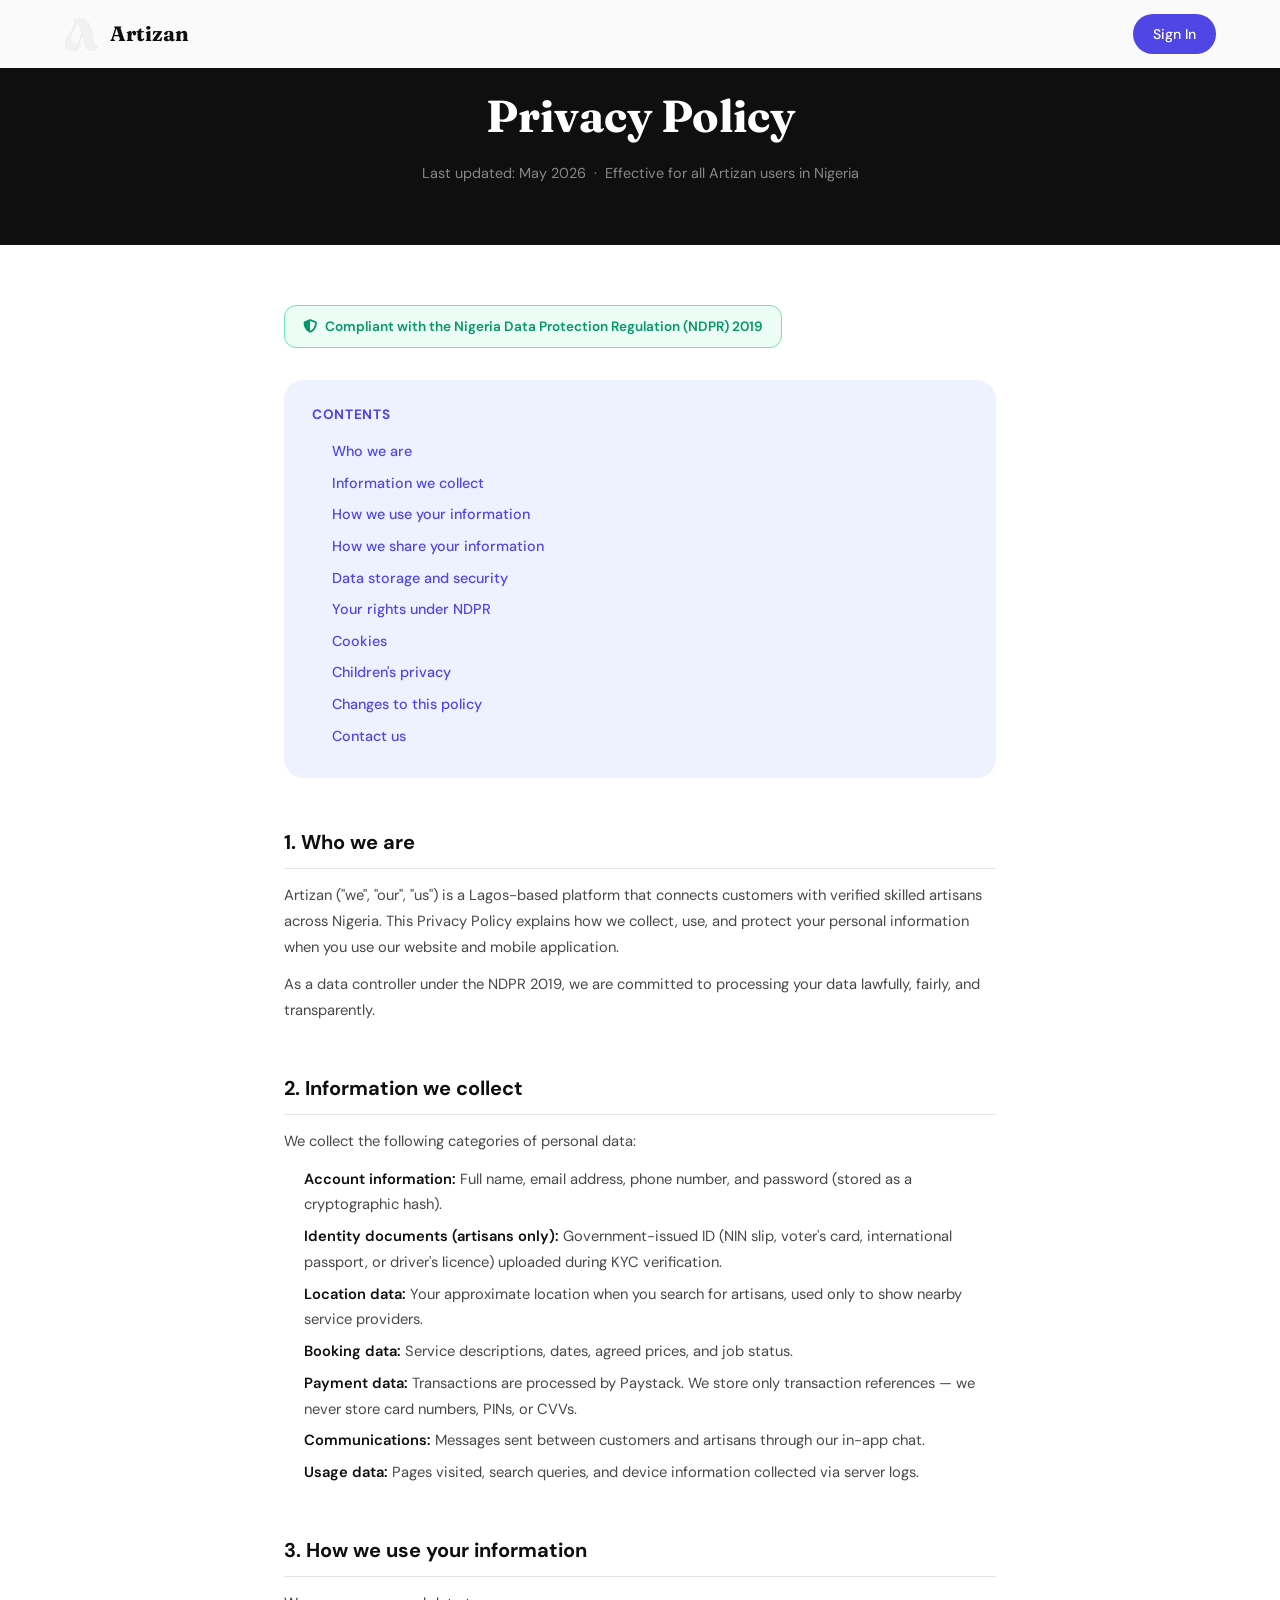
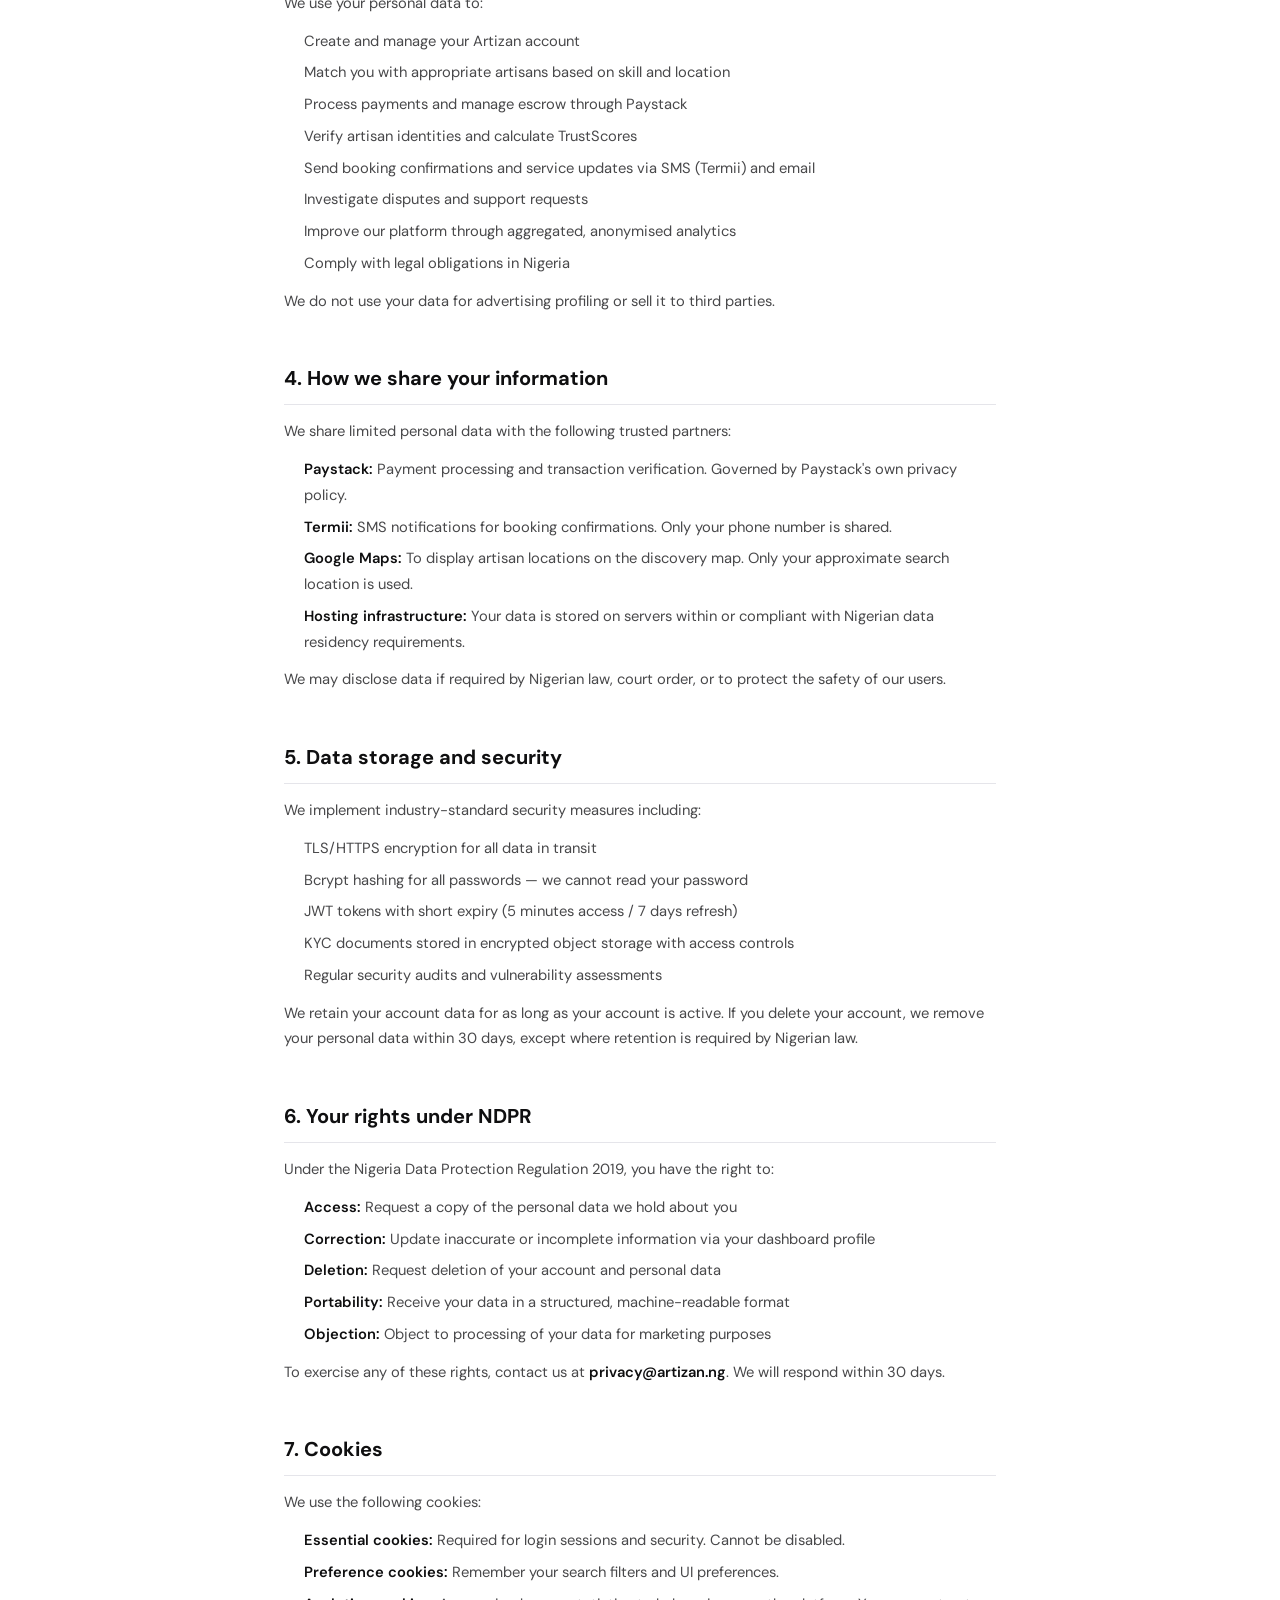
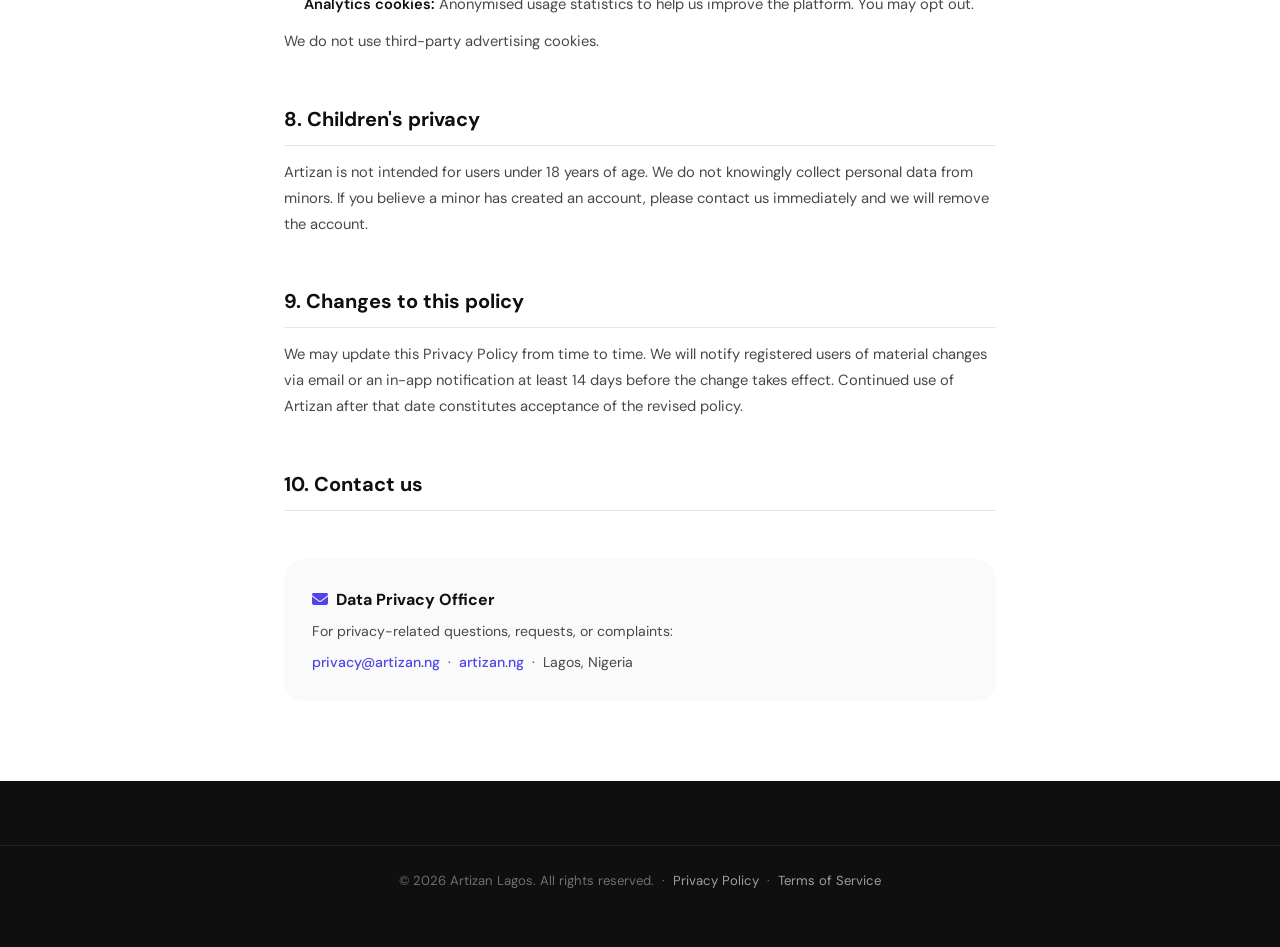
<file: privacy-policy.html>
<!DOCTYPE html>
<html lang="en">
<head>
  <meta charset="UTF-8"/>
  <meta name="viewport" content="width=device-width, initial-scale=1.0"/>
  <title>Privacy Policy — Artizan Lagos</title>
  <link rel="preconnect" href="https://fonts.googleapis.com"/>
  <link rel="preconnect" href="https://fonts.gstatic.com" crossorigin/>
  <link href="https://fonts.googleapis.com/css2?family=Fraunces:ital,opsz,wght@0,9..144,300;0,9..144,600;0,9..144,900&family=DM+Sans:ital,opsz,wght@0,9..40,300;0,9..40,400;0,9..40,500;0,9..40,600&display=swap" rel="stylesheet"/>
  <link rel="stylesheet" href="https://cdnjs.cloudflare.com/ajax/libs/font-awesome/6.5.0/css/all.min.css"/>
  <link rel="stylesheet" href="assets/css/style.css"/>
  <link rel="stylesheet" href="assets/css/index.css"/>
  <style>
    .legal-hero { background: var(--ink-900); color: #fff; padding: 80px 24px 60px; text-align: center; }
    .legal-hero h1 { font-family: var(--font-display); font-size: clamp(1.8rem,4vw,2.8rem); font-weight: 700; margin-bottom: 10px; }
    .legal-hero p { font-size: 0.9rem; color: rgba(255,255,255,0.5); }
    .legal-body { max-width: 760px; margin: 0 auto; padding: 60px 24px 80px; }
    .legal-toc { background: var(--brand-purple-light); border-radius: var(--radius-lg); padding: 24px 28px; margin-bottom: 48px; }
    .legal-toc h3 { font-size: 0.85rem; font-weight: 700; color: var(--brand-purple); text-transform: uppercase; letter-spacing: 0.05em; margin-bottom: 12px; }
    .legal-toc ol { padding-left: 20px; }
    .legal-toc li { margin-bottom: 6px; }
    .legal-toc a { font-size: 0.9rem; color: var(--brand-purple); text-decoration: none; font-weight: 500; }
    .legal-toc a:hover { text-decoration: underline; }
    .legal-section { margin-bottom: 48px; scroll-margin-top: 80px; }
    .legal-section h2 { font-size: 1.25rem; font-weight: 700; color: var(--ink-900); margin-bottom: 14px; padding-bottom: 10px; border-bottom: 1.5px solid var(--border); }
    .legal-section p { font-size: 0.92rem; color: var(--text-secondary); line-height: 1.75; margin-bottom: 12px; }
    .legal-section ul { padding-left: 20px; margin-bottom: 12px; }
    .legal-section li { font-size: 0.92rem; color: var(--text-secondary); line-height: 1.75; margin-bottom: 6px; }
    .legal-section strong { color: var(--ink-900); font-weight: 600; }
    .ndpr-badge { display: inline-flex; align-items: center; gap: 8px; padding: 10px 18px; background: var(--brand-green-light); border: 1px solid #6EE7B7; border-radius: var(--radius-md); font-size: 0.85rem; font-weight: 600; color: var(--brand-green); margin-bottom: 32px; }
    .legal-contact { background: var(--ink-50); border-radius: var(--radius-lg); padding: 28px; margin-top: 48px; }
    .legal-contact h3 { font-size: 1rem; font-weight: 700; margin-bottom: 8px; }
    .legal-contact p { font-size: 0.88rem; color: var(--text-secondary); margin: 0; }
    .legal-contact a { color: var(--brand-purple); text-decoration: none; font-weight: 500; }
  </style>
</head>
<body>
<nav class="navbar" id="navbar">
  <div class="nav-inner">
    <a href="index.html" class="nav-logo">
      <img class="logo-mark" src="assets/img/Screenshot_2026-05-09_121133-removebg-preview.png" alt=""/>
      <span class="logo-text">Artizan</span>
    </a>
    <div class="nav-actions">
      <a href="customer-login.html" class="btn-primary-sm">Sign In</a>
    </div>
  </div>
</nav>

<div class="legal-hero">
  <h1>Privacy Policy</h1>
  <p>Last updated: May 2026 &nbsp;·&nbsp; Effective for all Artizan users in Nigeria</p>
</div>

<div class="legal-body">
  <div class="ndpr-badge"><i class="fa fa-shield-halved"></i> Compliant with the Nigeria Data Protection Regulation (NDPR) 2019</div>

  <div class="legal-toc">
    <h3>Contents</h3>
    <ol>
      <li><a href="#s1">Who we are</a></li>
      <li><a href="#s2">Information we collect</a></li>
      <li><a href="#s3">How we use your information</a></li>
      <li><a href="#s4">How we share your information</a></li>
      <li><a href="#s5">Data storage and security</a></li>
      <li><a href="#s6">Your rights under NDPR</a></li>
      <li><a href="#s7">Cookies</a></li>
      <li><a href="#s8">Children's privacy</a></li>
      <li><a href="#s9">Changes to this policy</a></li>
      <li><a href="#s10">Contact us</a></li>
    </ol>
  </div>

  <div class="legal-section" id="s1">
    <h2>1. Who we are</h2>
    <p>Artizan ("we", "our", "us") is a Lagos-based platform that connects customers with verified skilled artisans across Nigeria. This Privacy Policy explains how we collect, use, and protect your personal information when you use our website and mobile application.</p>
    <p>As a data controller under the NDPR 2019, we are committed to processing your data lawfully, fairly, and transparently.</p>
  </div>

  <div class="legal-section" id="s2">
    <h2>2. Information we collect</h2>
    <p>We collect the following categories of personal data:</p>
    <ul>
      <li><strong>Account information:</strong> Full name, email address, phone number, and password (stored as a cryptographic hash).</li>
      <li><strong>Identity documents (artisans only):</strong> Government-issued ID (NIN slip, voter's card, international passport, or driver's licence) uploaded during KYC verification.</li>
      <li><strong>Location data:</strong> Your approximate location when you search for artisans, used only to show nearby service providers.</li>
      <li><strong>Booking data:</strong> Service descriptions, dates, agreed prices, and job status.</li>
      <li><strong>Payment data:</strong> Transactions are processed by Paystack. We store only transaction references — we never store card numbers, PINs, or CVVs.</li>
      <li><strong>Communications:</strong> Messages sent between customers and artisans through our in-app chat.</li>
      <li><strong>Usage data:</strong> Pages visited, search queries, and device information collected via server logs.</li>
    </ul>
  </div>

  <div class="legal-section" id="s3">
    <h2>3. How we use your information</h2>
    <p>We use your personal data to:</p>
    <ul>
      <li>Create and manage your Artizan account</li>
      <li>Match you with appropriate artisans based on skill and location</li>
      <li>Process payments and manage escrow through Paystack</li>
      <li>Verify artisan identities and calculate TrustScores</li>
      <li>Send booking confirmations and service updates via SMS (Termii) and email</li>
      <li>Investigate disputes and support requests</li>
      <li>Improve our platform through aggregated, anonymised analytics</li>
      <li>Comply with legal obligations in Nigeria</li>
    </ul>
    <p>We do not use your data for advertising profiling or sell it to third parties.</p>
  </div>

  <div class="legal-section" id="s4">
    <h2>4. How we share your information</h2>
    <p>We share limited personal data with the following trusted partners:</p>
    <ul>
      <li><strong>Paystack:</strong> Payment processing and transaction verification. Governed by Paystack's own privacy policy.</li>
      <li><strong>Termii:</strong> SMS notifications for booking confirmations. Only your phone number is shared.</li>
      <li><strong>Google Maps:</strong> To display artisan locations on the discovery map. Only your approximate search location is used.</li>
      <li><strong>Hosting infrastructure:</strong> Your data is stored on servers within or compliant with Nigerian data residency requirements.</li>
    </ul>
    <p>We may disclose data if required by Nigerian law, court order, or to protect the safety of our users.</p>
  </div>

  <div class="legal-section" id="s5">
    <h2>5. Data storage and security</h2>
    <p>We implement industry-standard security measures including:</p>
    <ul>
      <li>TLS/HTTPS encryption for all data in transit</li>
      <li>Bcrypt hashing for all passwords — we cannot read your password</li>
      <li>JWT tokens with short expiry (5 minutes access / 7 days refresh)</li>
      <li>KYC documents stored in encrypted object storage with access controls</li>
      <li>Regular security audits and vulnerability assessments</li>
    </ul>
    <p>We retain your account data for as long as your account is active. If you delete your account, we remove your personal data within 30 days, except where retention is required by Nigerian law.</p>
  </div>

  <div class="legal-section" id="s6">
    <h2>6. Your rights under NDPR</h2>
    <p>Under the Nigeria Data Protection Regulation 2019, you have the right to:</p>
    <ul>
      <li><strong>Access:</strong> Request a copy of the personal data we hold about you</li>
      <li><strong>Correction:</strong> Update inaccurate or incomplete information via your dashboard profile</li>
      <li><strong>Deletion:</strong> Request deletion of your account and personal data</li>
      <li><strong>Portability:</strong> Receive your data in a structured, machine-readable format</li>
      <li><strong>Objection:</strong> Object to processing of your data for marketing purposes</li>
    </ul>
    <p>To exercise any of these rights, contact us at <strong>privacy@artizan.ng</strong>. We will respond within 30 days.</p>
  </div>

  <div class="legal-section" id="s7">
    <h2>7. Cookies</h2>
    <p>We use the following cookies:</p>
    <ul>
      <li><strong>Essential cookies:</strong> Required for login sessions and security. Cannot be disabled.</li>
      <li><strong>Preference cookies:</strong> Remember your search filters and UI preferences.</li>
      <li><strong>Analytics cookies:</strong> Anonymised usage statistics to help us improve the platform. You may opt out.</li>
    </ul>
    <p>We do not use third-party advertising cookies.</p>
  </div>

  <div class="legal-section" id="s8">
    <h2>8. Children's privacy</h2>
    <p>Artizan is not intended for users under 18 years of age. We do not knowingly collect personal data from minors. If you believe a minor has created an account, please contact us immediately and we will remove the account.</p>
  </div>

  <div class="legal-section" id="s9">
    <h2>9. Changes to this policy</h2>
    <p>We may update this Privacy Policy from time to time. We will notify registered users of material changes via email or an in-app notification at least 14 days before the change takes effect. Continued use of Artizan after that date constitutes acceptance of the revised policy.</p>
  </div>

  <div class="legal-section" id="s10">
    <h2>10. Contact us</h2>
  </div>

  <div class="legal-contact">
    <h3><i class="fa fa-envelope" style="color:var(--brand-purple);margin-right:8px"></i>Data Privacy Officer</h3>
    <p>For privacy-related questions, requests, or complaints:</p>
    <p style="margin-top:8px"><a href="mailto:privacy@artizan.ng">privacy@artizan.ng</a> &nbsp;·&nbsp; <a href="index.html">artizan.ng</a> &nbsp;·&nbsp; Lagos, Nigeria</p>
  </div>
</div>

<footer class="footer">
  <div class="footer-bottom" style="text-align:center;padding:24px;border-top:1px solid rgba(255,255,255,0.08);font-size:0.82rem;color:rgba(255,255,255,0.4)">
    &copy; 2026 Artizan Lagos. All rights reserved. &nbsp;·&nbsp;
    <a href="privacy-policy.html" style="color:rgba(255,255,255,0.6);text-decoration:none">Privacy Policy</a> &nbsp;·&nbsp;
    <a href="terms.html" style="color:rgba(255,255,255,0.6);text-decoration:none">Terms of Service</a>
  </div>
</footer>
<script src="assets/js/index.js"></script>
</body>
</html>
</file>
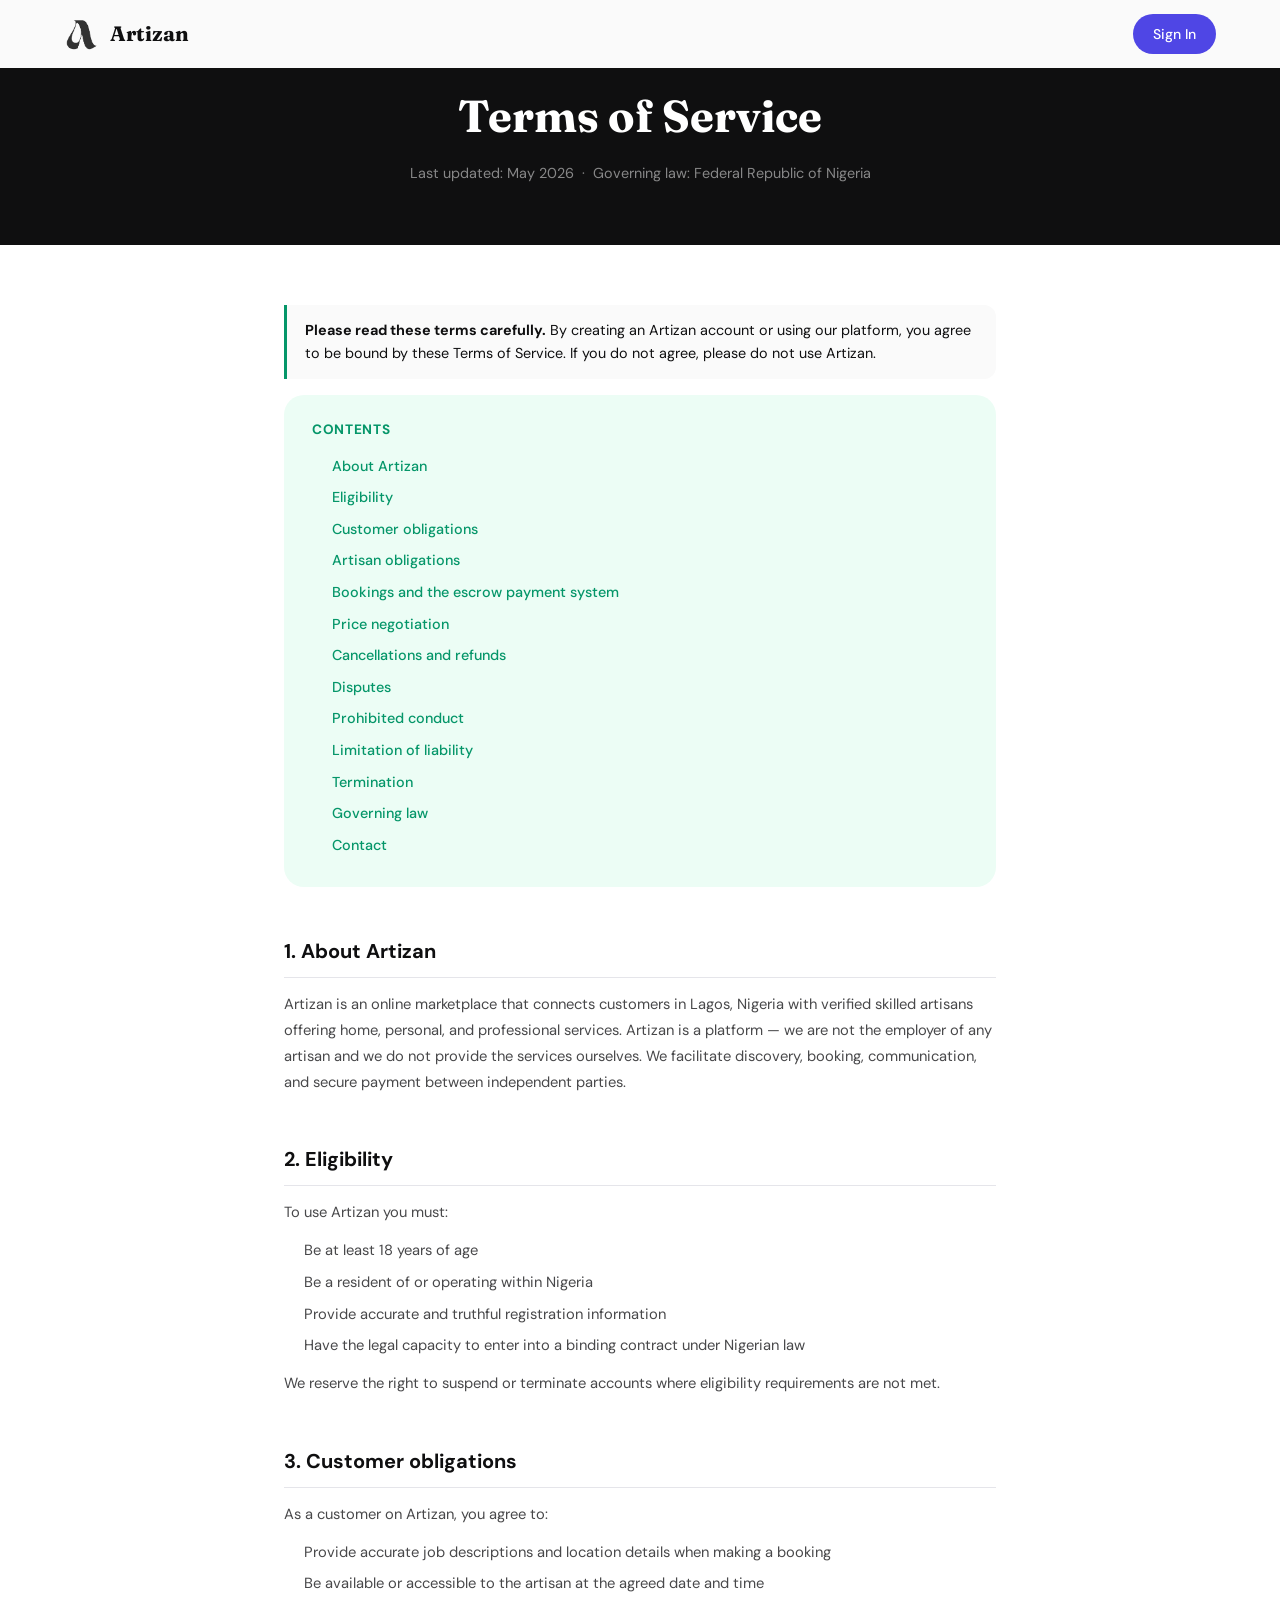
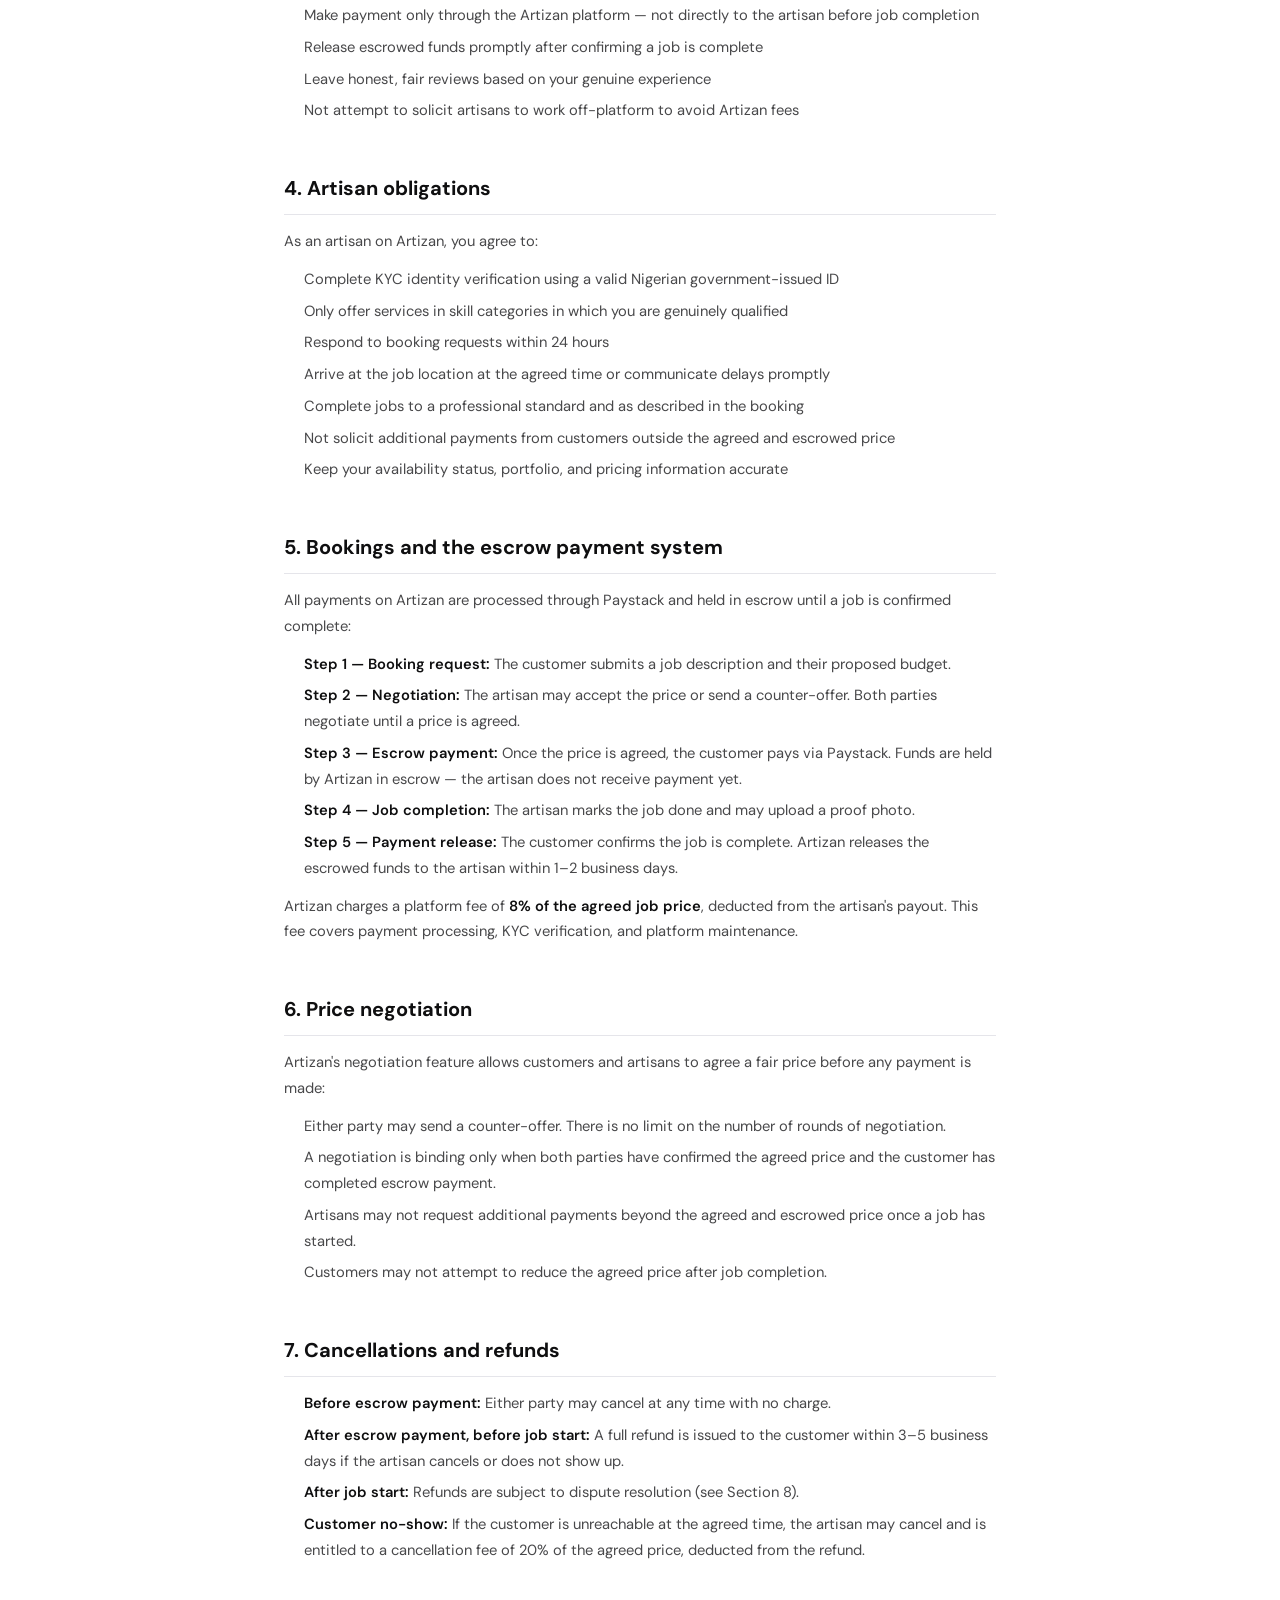
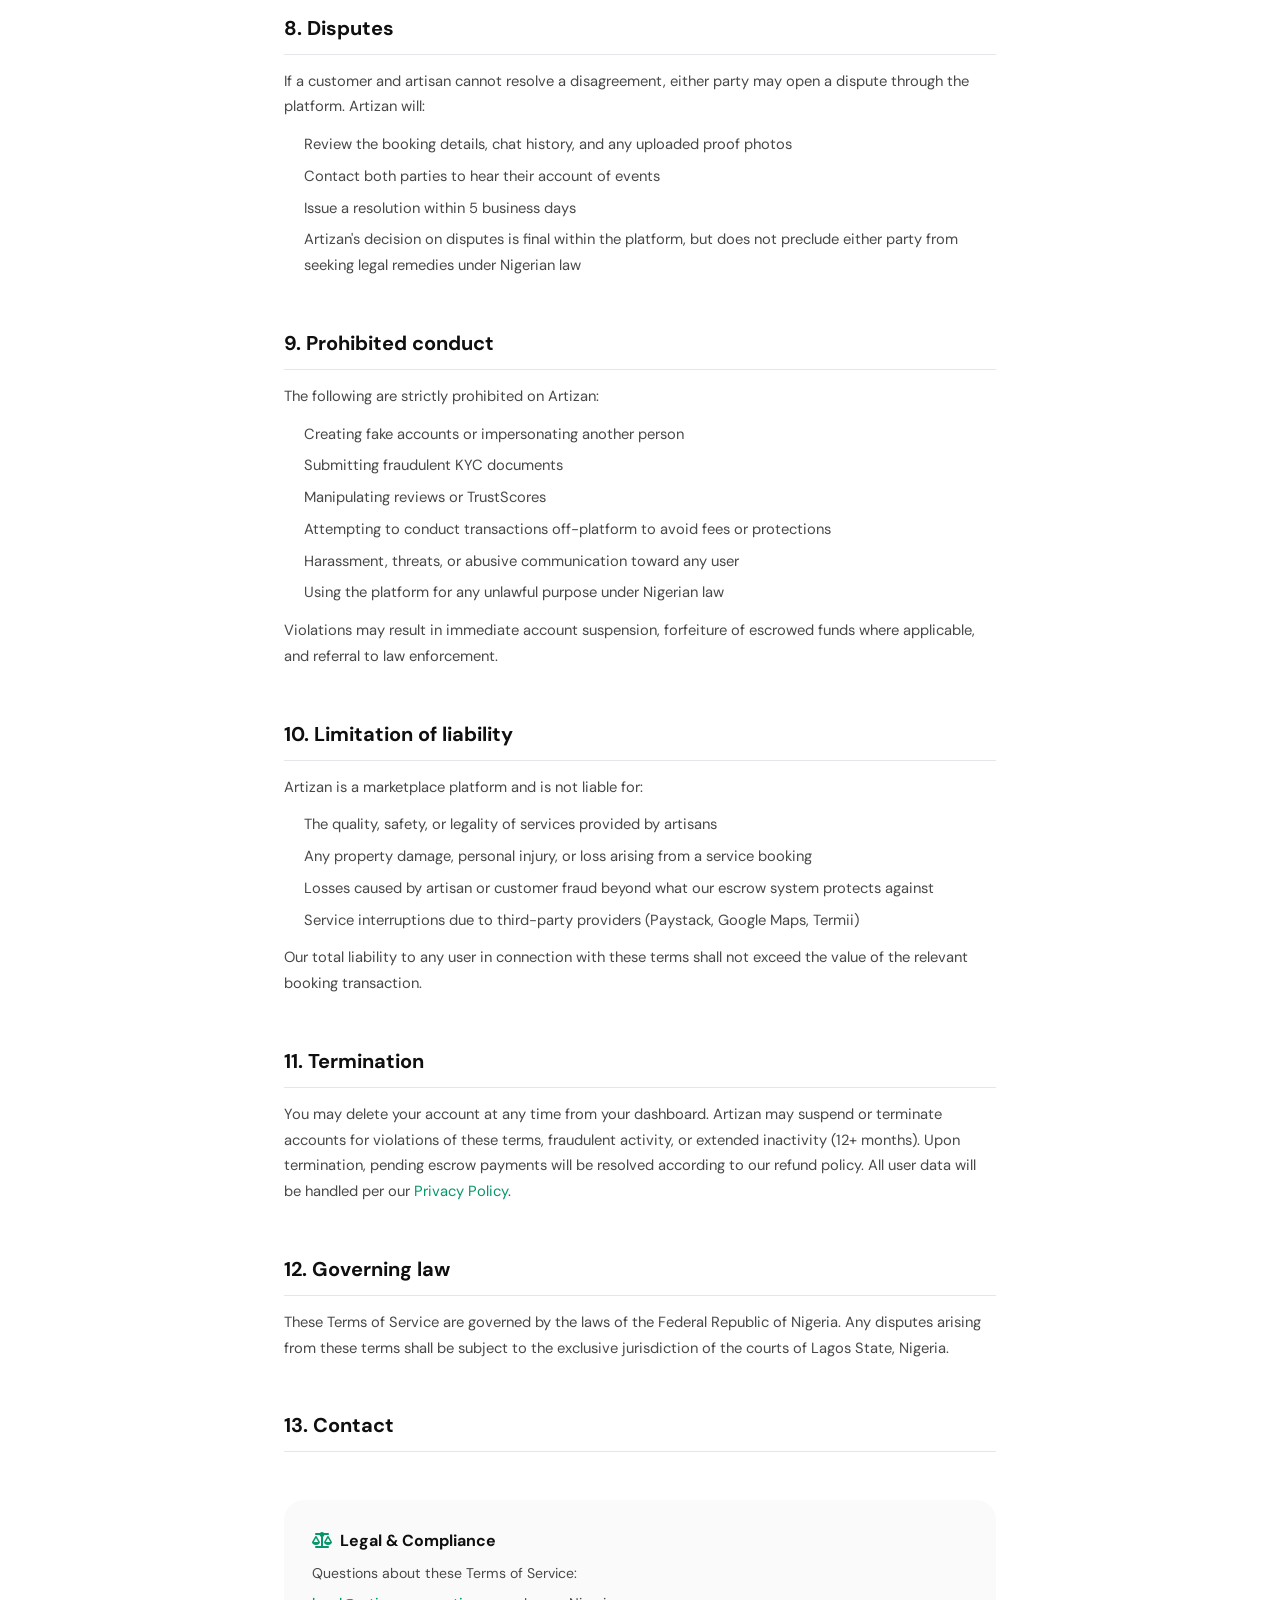
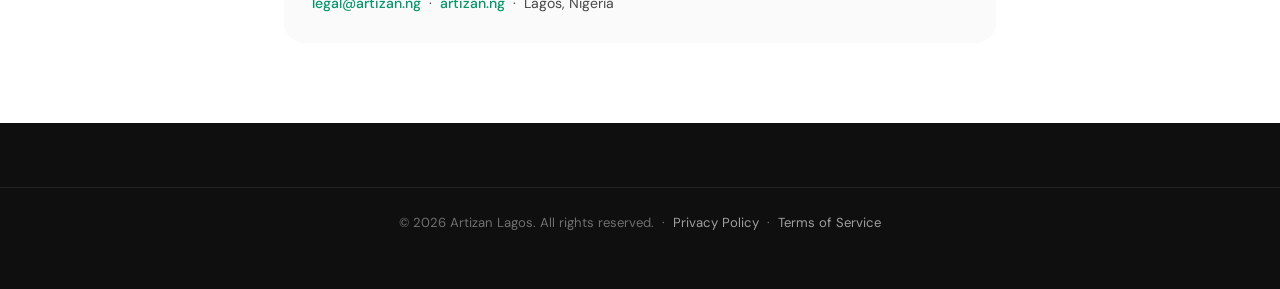
<file: terms.html>
<!DOCTYPE html>
<html lang="en">
<head>
  <meta charset="UTF-8"/>
  <meta name="viewport" content="width=device-width, initial-scale=1.0"/>
  <title>Terms of Service — Artizan Lagos</title>
  <link rel="preconnect" href="https://fonts.googleapis.com"/>
  <link rel="preconnect" href="https://fonts.gstatic.com" crossorigin/>
  <link href="https://fonts.googleapis.com/css2?family=Fraunces:ital,opsz,wght@0,9..144,300;0,9..144,600;0,9..144,900&family=DM+Sans:ital,opsz,wght@0,9..40,300;0,9..40,400;0,9..40,500;0,9..40,600&display=swap" rel="stylesheet"/>
  <link rel="stylesheet" href="https://cdnjs.cloudflare.com/ajax/libs/font-awesome/6.5.0/css/all.min.css"/>
  <link rel="stylesheet" href="assets/css/style.css"/>
  <link rel="stylesheet" href="assets/css/index.css"/>
  <style>
    .legal-hero { background: var(--ink-900); color: #fff; padding: 80px 24px 60px; text-align: center; }
    .legal-hero h1 { font-family: var(--font-display); font-size: clamp(1.8rem,4vw,2.8rem); font-weight: 700; margin-bottom: 10px; }
    .legal-hero p { font-size: 0.9rem; color: rgba(255,255,255,0.5); }
    .legal-body { max-width: 760px; margin: 0 auto; padding: 60px 24px 80px; }
    .legal-toc { background: var(--brand-green-light); border-radius: var(--radius-lg); padding: 24px 28px; margin-bottom: 48px; }
    .legal-toc h3 { font-size: 0.85rem; font-weight: 700; color: var(--brand-green); text-transform: uppercase; letter-spacing: 0.05em; margin-bottom: 12px; }
    .legal-toc ol { padding-left: 20px; }
    .legal-toc li { margin-bottom: 6px; }
    .legal-toc a { font-size: 0.9rem; color: var(--brand-green); text-decoration: none; font-weight: 500; }
    .legal-toc a:hover { text-decoration: underline; }
    .legal-section { margin-bottom: 48px; scroll-margin-top: 80px; }
    .legal-section h2 { font-size: 1.25rem; font-weight: 700; color: var(--ink-900); margin-bottom: 14px; padding-bottom: 10px; border-bottom: 1.5px solid var(--border); }
    .legal-section p { font-size: 0.92rem; color: var(--text-secondary); line-height: 1.75; margin-bottom: 12px; }
    .legal-section ul { padding-left: 20px; margin-bottom: 12px; }
    .legal-section li { font-size: 0.92rem; color: var(--text-secondary); line-height: 1.75; margin-bottom: 6px; }
    .legal-section strong { color: var(--ink-900); font-weight: 600; }
    .legal-contact { background: var(--ink-50); border-radius: var(--radius-lg); padding: 28px; margin-top: 48px; }
    .legal-contact h3 { font-size: 1rem; font-weight: 700; margin-bottom: 8px; }
    .legal-contact p { font-size: 0.88rem; color: var(--text-secondary); margin: 0; }
    .legal-contact a { color: var(--brand-green); text-decoration: none; font-weight: 500; }
    .highlight-box { background: var(--ink-50); border-left: 3px solid var(--brand-green); border-radius: 0 var(--radius-md) var(--radius-md) 0; padding: 14px 18px; margin-bottom: 16px; }
    .highlight-box p { margin: 0; font-size: 0.9rem; }
  </style>
</head>
<body>
<nav class="navbar" id="navbar">
  <div class="nav-inner">
    <a href="index.html" class="nav-logo">
      <img class="logo-mark" src="assets/img/Screenshot_2026-05-09_121250-removebg-preview.png" alt=""/>
      <span class="logo-text">Artizan</span>
    </a>
    <div class="nav-actions">
      <a href="customer-login.html" class="btn-primary-sm">Sign In</a>
    </div>
  </div>
</nav>

<div class="legal-hero">
  <h1>Terms of Service</h1>
  <p>Last updated: May 2026 &nbsp;·&nbsp; Governing law: Federal Republic of Nigeria</p>
</div>

<div class="legal-body">

  <div class="highlight-box">
    <p><strong>Please read these terms carefully.</strong> By creating an Artizan account or using our platform, you agree to be bound by these Terms of Service. If you do not agree, please do not use Artizan.</p>
  </div>

  <div class="legal-toc">
    <h3>Contents</h3>
    <ol>
      <li><a href="#t1">About Artizan</a></li>
      <li><a href="#t2">Eligibility</a></li>
      <li><a href="#t3">Customer obligations</a></li>
      <li><a href="#t4">Artisan obligations</a></li>
      <li><a href="#t5">Bookings and the escrow payment system</a></li>
      <li><a href="#t6">Price negotiation</a></li>
      <li><a href="#t7">Cancellations and refunds</a></li>
      <li><a href="#t8">Disputes</a></li>
      <li><a href="#t9">Prohibited conduct</a></li>
      <li><a href="#t10">Limitation of liability</a></li>
      <li><a href="#t11">Termination</a></li>
      <li><a href="#t12">Governing law</a></li>
      <li><a href="#t13">Contact</a></li>
    </ol>
  </div>

  <div class="legal-section" id="t1">
    <h2>1. About Artizan</h2>
    <p>Artizan is an online marketplace that connects customers in Lagos, Nigeria with verified skilled artisans offering home, personal, and professional services. Artizan is a platform — we are not the employer of any artisan and we do not provide the services ourselves. We facilitate discovery, booking, communication, and secure payment between independent parties.</p>
  </div>

  <div class="legal-section" id="t2">
    <h2>2. Eligibility</h2>
    <p>To use Artizan you must:</p>
    <ul>
      <li>Be at least 18 years of age</li>
      <li>Be a resident of or operating within Nigeria</li>
      <li>Provide accurate and truthful registration information</li>
      <li>Have the legal capacity to enter into a binding contract under Nigerian law</li>
    </ul>
    <p>We reserve the right to suspend or terminate accounts where eligibility requirements are not met.</p>
  </div>

  <div class="legal-section" id="t3">
    <h2>3. Customer obligations</h2>
    <p>As a customer on Artizan, you agree to:</p>
    <ul>
      <li>Provide accurate job descriptions and location details when making a booking</li>
      <li>Be available or accessible to the artisan at the agreed date and time</li>
      <li>Make payment only through the Artizan platform — not directly to the artisan before job completion</li>
      <li>Release escrowed funds promptly after confirming a job is complete</li>
      <li>Leave honest, fair reviews based on your genuine experience</li>
      <li>Not attempt to solicit artisans to work off-platform to avoid Artizan fees</li>
    </ul>
  </div>

  <div class="legal-section" id="t4">
    <h2>4. Artisan obligations</h2>
    <p>As an artisan on Artizan, you agree to:</p>
    <ul>
      <li>Complete KYC identity verification using a valid Nigerian government-issued ID</li>
      <li>Only offer services in skill categories in which you are genuinely qualified</li>
      <li>Respond to booking requests within 24 hours</li>
      <li>Arrive at the job location at the agreed time or communicate delays promptly</li>
      <li>Complete jobs to a professional standard and as described in the booking</li>
      <li>Not solicit additional payments from customers outside the agreed and escrowed price</li>
      <li>Keep your availability status, portfolio, and pricing information accurate</li>
    </ul>
  </div>

  <div class="legal-section" id="t5">
    <h2>5. Bookings and the escrow payment system</h2>
    <p>All payments on Artizan are processed through Paystack and held in escrow until a job is confirmed complete:</p>
    <ul>
      <li><strong>Step 1 — Booking request:</strong> The customer submits a job description and their proposed budget.</li>
      <li><strong>Step 2 — Negotiation:</strong> The artisan may accept the price or send a counter-offer. Both parties negotiate until a price is agreed.</li>
      <li><strong>Step 3 — Escrow payment:</strong> Once the price is agreed, the customer pays via Paystack. Funds are held by Artizan in escrow — the artisan does not receive payment yet.</li>
      <li><strong>Step 4 — Job completion:</strong> The artisan marks the job done and may upload a proof photo.</li>
      <li><strong>Step 5 — Payment release:</strong> The customer confirms the job is complete. Artizan releases the escrowed funds to the artisan within 1–2 business days.</li>
    </ul>
    <p>Artizan charges a platform fee of <strong>8% of the agreed job price</strong>, deducted from the artisan's payout. This fee covers payment processing, KYC verification, and platform maintenance.</p>
  </div>

  <div class="legal-section" id="t6">
    <h2>6. Price negotiation</h2>
    <p>Artizan's negotiation feature allows customers and artisans to agree a fair price before any payment is made:</p>
    <ul>
      <li>Either party may send a counter-offer. There is no limit on the number of rounds of negotiation.</li>
      <li>A negotiation is binding only when both parties have confirmed the agreed price and the customer has completed escrow payment.</li>
      <li>Artisans may not request additional payments beyond the agreed and escrowed price once a job has started.</li>
      <li>Customers may not attempt to reduce the agreed price after job completion.</li>
    </ul>
  </div>

  <div class="legal-section" id="t7">
    <h2>7. Cancellations and refunds</h2>
    <ul>
      <li><strong>Before escrow payment:</strong> Either party may cancel at any time with no charge.</li>
      <li><strong>After escrow payment, before job start:</strong> A full refund is issued to the customer within 3–5 business days if the artisan cancels or does not show up.</li>
      <li><strong>After job start:</strong> Refunds are subject to dispute resolution (see Section 8).</li>
      <li><strong>Customer no-show:</strong> If the customer is unreachable at the agreed time, the artisan may cancel and is entitled to a cancellation fee of 20% of the agreed price, deducted from the refund.</li>
    </ul>
  </div>

  <div class="legal-section" id="t8">
    <h2>8. Disputes</h2>
    <p>If a customer and artisan cannot resolve a disagreement, either party may open a dispute through the platform. Artizan will:</p>
    <ul>
      <li>Review the booking details, chat history, and any uploaded proof photos</li>
      <li>Contact both parties to hear their account of events</li>
      <li>Issue a resolution within 5 business days</li>
      <li>Artizan's decision on disputes is final within the platform, but does not preclude either party from seeking legal remedies under Nigerian law</li>
    </ul>
  </div>

  <div class="legal-section" id="t9">
    <h2>9. Prohibited conduct</h2>
    <p>The following are strictly prohibited on Artizan:</p>
    <ul>
      <li>Creating fake accounts or impersonating another person</li>
      <li>Submitting fraudulent KYC documents</li>
      <li>Manipulating reviews or TrustScores</li>
      <li>Attempting to conduct transactions off-platform to avoid fees or protections</li>
      <li>Harassment, threats, or abusive communication toward any user</li>
      <li>Using the platform for any unlawful purpose under Nigerian law</li>
    </ul>
    <p>Violations may result in immediate account suspension, forfeiture of escrowed funds where applicable, and referral to law enforcement.</p>
  </div>

  <div class="legal-section" id="t10">
    <h2>10. Limitation of liability</h2>
    <p>Artizan is a marketplace platform and is not liable for:</p>
    <ul>
      <li>The quality, safety, or legality of services provided by artisans</li>
      <li>Any property damage, personal injury, or loss arising from a service booking</li>
      <li>Losses caused by artisan or customer fraud beyond what our escrow system protects against</li>
      <li>Service interruptions due to third-party providers (Paystack, Google Maps, Termii)</li>
    </ul>
    <p>Our total liability to any user in connection with these terms shall not exceed the value of the relevant booking transaction.</p>
  </div>

  <div class="legal-section" id="t11">
    <h2>11. Termination</h2>
    <p>You may delete your account at any time from your dashboard. Artizan may suspend or terminate accounts for violations of these terms, fraudulent activity, or extended inactivity (12+ months). Upon termination, pending escrow payments will be resolved according to our refund policy. All user data will be handled per our <a href="privacy-policy.html" style="color:var(--brand-green)">Privacy Policy</a>.</p>
  </div>

  <div class="legal-section" id="t12">
    <h2>12. Governing law</h2>
    <p>These Terms of Service are governed by the laws of the Federal Republic of Nigeria. Any disputes arising from these terms shall be subject to the exclusive jurisdiction of the courts of Lagos State, Nigeria.</p>
  </div>

  <div class="legal-section" id="t13">
    <h2>13. Contact</h2>
  </div>

  <div class="legal-contact">
    <h3><i class="fa fa-scale-balanced" style="color:var(--brand-green);margin-right:8px"></i>Legal &amp; Compliance</h3>
    <p>Questions about these Terms of Service:</p>
    <p style="margin-top:8px"><a href="mailto:legal@artizan.ng">legal@artizan.ng</a> &nbsp;·&nbsp; <a href="index.html">artizan.ng</a> &nbsp;·&nbsp; Lagos, Nigeria</p>
  </div>

</div>

<footer class="footer">
  <div class="footer-bottom" style="text-align:center;padding:24px;border-top:1px solid rgba(255,255,255,0.08);font-size:0.82rem;color:rgba(255,255,255,0.4)">
    &copy; 2026 Artizan Lagos. All rights reserved. &nbsp;·&nbsp;
    <a href="privacy-policy.html" style="color:rgba(255,255,255,0.6);text-decoration:none">Privacy Policy</a> &nbsp;·&nbsp;
    <a href="terms.html" style="color:rgba(255,255,255,0.6);text-decoration:none">Terms of Service</a>
  </div>
</footer>
<script src="assets/js/index.js"></script>
</body>
</html>
</file>
<file: assets/css/style.css>
/* ══════════════════════════════════════════
   ARTIZAN — DESIGN SYSTEM (style.css)
   Shared variables, resets, base styles
══════════════════════════════════════════ */

:root {
  /* Brand colours */
  --brand-purple: #4F46E5;
  --brand-purple-dark: #3730A3;
  --brand-purple-light: #EEF2FF;
  --brand-green: #059669;
  --brand-green-dark: #047857;
  --brand-green-light: #ECFDF5;

  /* Neutrals */
  --ink-900: #0F0F10;
  --ink-800: #1C1C1E;
  --ink-700: #2C2C2E;
  --ink-600: #48484A;
  --ink-500: #636366;
  --ink-400: #8E8E93;
  --ink-300: #C7C7CC;
  --ink-200: #E5E5EA;
  --ink-100: #F2F2F7;
  --ink-50:  #FAFAFA;
  --white:   #FFFFFF;

  /* Semantic */
  --text-primary:   var(--ink-900);
  --text-secondary: var(--ink-600);
  --text-muted:     var(--ink-400);
  --border:         var(--ink-200);
  --border-strong:  var(--ink-300);
  --surface:        var(--white);
  --surface-raised: var(--ink-50);

  /* Trust colours */
  --trust-high-bg:    #ECFDF5;
  --trust-high-color: #065F46;
  --trust-mid-bg:     #FFFBEB;
  --trust-mid-color:  #92400E;
  --trust-low-bg:     #F9FAFB;
  --trust-low-color:  #6B7280;

  /* Typography */
  --font-display: 'Fraunces', Georgia, serif;
  --font-body:    'DM Sans', system-ui, sans-serif;

  /* Spacing */
  --space-xs:  4px;
  --space-sm:  8px;
  --space-md:  16px;
  --space-lg:  24px;
  --space-xl:  40px;
  --space-2xl: 64px;
  --space-3xl: 96px;

  /* Radius */
  --radius-sm:  6px;
  --radius-md:  12px;
  --radius-lg:  20px;
  --radius-xl:  32px;
  --radius-full: 999px;

  /* Shadows */
  --shadow-sm:  0 1px 3px rgba(0,0,0,0.06), 0 1px 2px rgba(0,0,0,0.04);
  --shadow-md:  0 4px 16px rgba(0,0,0,0.08), 0 2px 6px rgba(0,0,0,0.04);
  --shadow-lg:  0 12px 40px rgba(0,0,0,0.12), 0 4px 12px rgba(0,0,0,0.06);
  --shadow-xl:  0 24px 64px rgba(0,0,0,0.16);

  /* Transitions */
  --ease: cubic-bezier(0.25, 0.46, 0.45, 0.94);
  --ease-spring: cubic-bezier(0.34, 1.56, 0.64, 1);
}

/* Reset */
*, *::before, *::after { box-sizing: border-box; margin: 0; padding: 0; }
html { scroll-behavior: smooth; -webkit-font-smoothing: antialiased; }
body {
  font-family: var(--font-body);
  font-size: 16px;
  line-height: 1.6;
  color: var(--text-primary);
  background: var(--white);
  overflow-x: hidden;
}
img { max-width: 100%; height: auto; display: block; }
a { color: inherit; text-decoration: none; }
button { cursor: pointer; font-family: inherit; border: none; background: none; }
ul, ol { list-style: none; }
input, select, textarea {
  font-family: inherit;
  font-size: 1rem;
  border: none;
  outline: none;
  background: none;
}

/* Container */
.container {
  max-width: 1200px;
  margin: 0 auto;
  padding: 0 24px;
}

/* Section headers */
.section-header { text-align: center; margin-bottom: 52px; }
.section-label {
  display: inline-block;
  font-size: 0.8rem;
  font-weight: 600;
  letter-spacing: 0.12em;
  text-transform: uppercase;
  color: var(--brand-purple);
  margin-bottom: 12px;
}
.section-label.light { color: rgba(255,255,255,0.7); }
.section-title {
  font-family: var(--font-display);
  font-size: clamp(1.8rem, 4vw, 2.8rem);
  font-weight: 700;
  line-height: 1.15;
  color: var(--text-primary);
  margin-bottom: 16px;
}
.section-title em {
  font-style: italic;
  font-weight: 300;
  color: var(--brand-purple);
}
.section-sub {
  font-size: 1.05rem;
  color: var(--text-secondary);
  max-width: 540px;
  margin: 0 auto;
}

/* Shared buttons */
.btn-primary-sm {
  display: inline-flex;
  align-items: center;
  gap: 6px;
  padding: 9px 20px;
  background: var(--brand-purple);
  color: var(--white);
  border-radius: var(--radius-full);
  font-size: 0.88rem;
  font-weight: 500;
  transition: background 0.2s var(--ease), transform 0.15s var(--ease);
}
.btn-primary-sm:hover { background: var(--brand-purple-dark); transform: translateY(-1px); }

.btn-ghost {
  display: inline-flex;
  align-items: center;
  padding: 9px 18px;
  border: 1px solid var(--border-strong);
  border-radius: var(--radius-full);
  font-size: 0.88rem;
  font-weight: 500;
  color: var(--text-secondary);
  transition: border-color 0.2s, color 0.2s;
}
.btn-ghost:hover { border-color: var(--brand-purple); color: var(--brand-purple); }

/* Scrollbar */
::-webkit-scrollbar { width: 6px; }
::-webkit-scrollbar-track { background: var(--ink-100); }
::-webkit-scrollbar-thumb { background: var(--ink-300); border-radius: 3px; }

/* Utility */
.hidden { display: none !important; }
</file>
<file: assets/css/dashboard.css>
/* ══════════════════════════════════════════
   ARTIZAN — DASHBOARD SHARED CSS
   dashboard.css
   Used by: customer-dashboard, artisan-dashboard
══════════════════════════════════════════ */

/* ── BASE ── */
.dash-body {
  margin: 0;
  background: #F7F8FC;
  font-family: var(--font-body);
  min-height: 100vh;
  overflow-x: hidden;
}

/* ── SIDEBAR ── */
.sidebar {
  position: fixed;
  top: 0; left: 0;
  width: 260px;
  height: 100vh;
  background: #0F0F10;
  display: flex;
  flex-direction: column;
  z-index: 300;
  transition: transform 0.3s var(--ease);
  overflow-y: auto;
}
.sidebar::-webkit-scrollbar { width: 0; }

.sb-brand {
  display: flex;
  align-items: center;
  justify-content: space-between;
  padding: 20px 20px 16px;
  border-bottom: 1px solid rgba(255,255,255,0.06);
}
.sb-logo {
  display: flex; align-items: center; gap: 10px;
  text-decoration: none;
}
.sb-logo .logo-text { color: #fff; font-size: 1.15rem; }
.sb-logo .logo-mark { width: 32px; height: 32px; font-size: 1rem; }
.sb-close {
  display: none;
  color: rgba(255,255,255,0.4);
  font-size: 1rem;
  background: none; border: none; cursor: pointer;
  padding: 4px;
}

.sb-user {
  display: flex; align-items: center; gap: 12px;
  padding: 16px 20px;
  border-bottom: 1px solid rgba(255,255,255,0.06);
}
.sb-avatar {
  width: 40px; height: 40px;
  border-radius: 50%;
  background: linear-gradient(135deg, #4F46E5, #818CF8);
  display: flex; align-items: center; justify-content: center;
  font-size: 0.95rem; font-weight: 700; color: #fff;
  flex-shrink: 0;
}
.sb-avatar.artisan-av { background: linear-gradient(135deg, #059669, #34D399); }
.sb-user-name  { font-size: 0.88rem; font-weight: 600; color: #F1F5F9; margin-bottom: 2px; }
.sb-user-email { font-size: 0.72rem; color: rgba(255,255,255,0.35); white-space: nowrap; overflow: hidden; text-overflow: ellipsis; max-width: 150px; }

.sb-nav {
  flex: 1;
  padding: 12px 12px;
  display: flex;
  flex-direction: column;
  gap: 2px;
}
.sb-link {
  display: flex;
  align-items: center;
  gap: 12px;
  padding: 10px 12px;
  border-radius: 8px;
  color: rgba(255,255,255,0.5);
  font-size: 0.88rem;
  font-weight: 500;
  text-decoration: none;
  transition: background 0.2s, color 0.2s;
  position: relative;
}
.sb-link i { width: 18px; text-align: center; font-size: 0.9rem; flex-shrink: 0; }
.sb-link span:not(.sb-badge) { flex: 1; }
.sb-link:hover { background: rgba(255,255,255,0.06); color: rgba(255,255,255,0.8); }
.sb-link.active { background: rgba(255,255,255,0.08); color: #fff; font-weight: 600; }
.sb-link.active i { color: #A5B4FC; }
.sb-link.active.artisan-active i { color: #6EE7B7; }

.sb-badge {
  background: #DC2626;
  color: #fff;
  font-size: 0.65rem;
  font-weight: 700;
  padding: 2px 6px;
  border-radius: 20px;
  min-width: 20px;
  text-align: center;
}

/* Sidebar section label */
.sb-section-label {
  font-size: 0.65rem;
  font-weight: 600;
  text-transform: uppercase;
  letter-spacing: 0.1em;
  color: rgba(255,255,255,0.2);
  padding: 12px 12px 4px;
  margin-top: 8px;
}

.sb-bottom {
  padding: 16px 12px;
  border-top: 1px solid rgba(255,255,255,0.06);
  display: flex;
  flex-direction: column;
  gap: 6px;
}
.sb-find-btn {
  display: flex; align-items: center; justify-content: center; gap: 8px;
  padding: 11px;
  background: var(--brand-purple);
  color: #fff;
  border-radius: 8px;
  font-size: 0.85rem; font-weight: 600;
  text-decoration: none;
  transition: background 0.2s;
}
.sb-find-btn:hover { background: var(--brand-purple-dark); }
.sb-find-btn.artisan-btn { background: var(--brand-green); }
.sb-find-btn.artisan-btn:hover { background: var(--brand-green-dark); }
.sb-logout {
  display: flex; align-items: center; justify-content: center; gap: 8px;
  padding: 10px;
  color: rgba(255,255,255,0.35);
  font-size: 0.83rem;
  background: none; border: none; cursor: pointer;
  border-radius: 8px;
  transition: background 0.2s, color 0.2s;
}
.sb-logout:hover { background: rgba(220,38,38,0.1); color: #FCA5A5; }

/* Overlay */
.sb-overlay {
  display: none;
  position: fixed; inset: 0;
  background: rgba(0,0,0,0.5);
  z-index: 299;
}
.sb-overlay.open { display: block; }

/* ── MAIN WRAPPER ── */
.dash-main {
  margin-left: 260px;
  min-height: 100vh;
  display: flex;
  flex-direction: column;
}

/* ── TOPBAR ── */
.dash-topbar {
  position: sticky; top: 0; z-index: 100;
  height: 60px;
  background: #fff;
  border-bottom: 1px solid var(--border);
  display: flex; align-items: center;
  padding: 0 28px;
  gap: 16px;
  box-shadow: 0 1px 4px rgba(0,0,0,0.04);
}
.topbar-menu {
  display: none;
  background: none; border: none; cursor: pointer;
  font-size: 1.1rem; color: var(--text-secondary);
  padding: 4px;
}
.topbar-title {
  font-family: var(--font-display);
  font-size: 1.15rem;
  font-weight: 700;
  color: var(--ink-900);
  flex: 1;
}
.topbar-right { display: flex; align-items: center; gap: 8px; }
.topbar-icon-btn {
  width: 38px; height: 38px;
  border-radius: 50%;
  display: flex; align-items: center; justify-content: center;
  background: none; border: 1px solid var(--border);
  color: var(--text-secondary); font-size: 0.9rem;
  cursor: pointer; position: relative;
  transition: all 0.2s; text-decoration: none;
}
.topbar-icon-btn:hover { border-color: var(--brand-purple); color: var(--brand-purple); }
.topbar-badge {
  position: absolute; top: -4px; right: -4px;
  width: 18px; height: 18px;
  background: #DC2626; color: #fff;
  border-radius: 50%; font-size: 0.62rem; font-weight: 700;
  display: flex; align-items: center; justify-content: center;
  border: 2px solid #fff;
}

/* Notifications dropdown */
.notif-wrap { position: relative; }
.notif-dropdown {
  position: absolute; top: calc(100% + 10px); right: 0;
  width: 340px;
  background: #fff;
  border: 1px solid var(--border);
  border-radius: var(--radius-lg);
  box-shadow: var(--shadow-lg);
  z-index: 200;
  overflow: hidden;
}
.notif-header {
  display: flex; align-items: center; justify-content: space-between;
  padding: 14px 16px;
  border-bottom: 1px solid var(--border);
  font-size: 0.88rem; font-weight: 600;
}
.notif-clear {
  font-size: 0.78rem; color: var(--brand-purple); background: none; border: none; cursor: pointer;
}
.notif-list { max-height: 320px; overflow-y: auto; }
.notif-item {
  display: flex; align-items: flex-start; gap: 12px;
  padding: 12px 16px;
  border-bottom: 1px solid var(--border);
  transition: background 0.2s;
}
.notif-item:last-child { border-bottom: none; }
.notif-item:hover { background: var(--ink-50); }
.notif-item.unread { background: #F5F3FF; }
.notif-dot { width: 8px; height: 8px; border-radius: 50%; background: var(--brand-purple); flex-shrink: 0; margin-top: 5px; }
.notif-dot.read { background: transparent; border: 1px solid var(--border); }
.notif-text { font-size: 0.82rem; color: var(--text-secondary); line-height: 1.5; flex: 1; }
.notif-time { font-size: 0.72rem; color: var(--text-muted); white-space: nowrap; }

/* ── CONTENT ── */
.dash-content { flex: 1; padding: 28px; }
.dash-panel { display: none; animation: panelIn 0.3s var(--ease) both; }
.dash-panel.active { display: block; }
@keyframes panelIn {
  from { opacity: 0; transform: translateY(10px); }
  to   { opacity: 1; transform: translateY(0); }
}

/* Panel hero */
.panel-hero {
  display: flex; align-items: flex-start; justify-content: space-between;
  margin-bottom: 28px; gap: 16px; flex-wrap: wrap;
}
.panel-eyebrow { font-size: 0.8rem; color: var(--text-muted); margin-bottom: 4px; }
.panel-heading {
  font-family: var(--font-display);
  font-size: clamp(1.4rem, 3vw, 2rem);
  font-weight: 700; color: var(--ink-900); margin-bottom: 6px;
}
.panel-sub { font-size: 0.88rem; color: var(--text-secondary); }
.panel-toprow { display: flex; align-items: flex-start; justify-content: space-between; margin-bottom: 24px; gap: 16px; flex-wrap: wrap; }
.panel-cta-btn {
  display: inline-flex; align-items: center; gap: 8px;
  padding: 10px 22px;
  background: var(--brand-purple); color: #fff;
  border-radius: var(--radius-full);
  font-size: 0.85rem; font-weight: 600;
  text-decoration: none; white-space: nowrap;
  transition: background 0.2s, transform 0.15s;
}
.panel-cta-btn:hover { background: var(--brand-purple-dark); transform: translateY(-1px); }
.panel-cta-btn.green-btn { background: var(--brand-green); }
.panel-cta-btn.green-btn:hover { background: var(--brand-green-dark); }

/* ── STAT CARDS ── */
.stat-grid {
  display: grid;
  grid-template-columns: repeat(4, 1fr);
  gap: 16px;
  margin-bottom: 28px;
}
.stat-card {
  background: #fff;
  border: 1px solid var(--border);
  border-radius: var(--radius-lg);
  padding: 18px 20px;
  display: flex; flex-direction: column; gap: 12px;
  box-shadow: var(--shadow-sm);
  transition: box-shadow 0.2s, transform 0.2s;
}
.stat-card:hover { box-shadow: var(--shadow-md); transform: translateY(-2px); }
.stat-icon-wrap {
  width: 40px; height: 40px;
  border-radius: 10px;
  display: flex; align-items: center; justify-content: center;
  font-size: 1rem;
}
.stat-icon-wrap.purple { background: #EEF2FF; color: var(--brand-purple); }
.stat-icon-wrap.green  { background: #ECFDF5; color: var(--brand-green); }
.stat-icon-wrap.amber  { background: #FFFBEB; color: #D97706; }
.stat-icon-wrap.blue   { background: #EFF6FF; color: #1447E6; }
.stat-icon-wrap.orange { background: #FFF7ED; color: #E85D04; }
.stat-val {
  font-family: var(--font-display);
  font-size: 1.7rem; font-weight: 900;
  color: var(--ink-900); line-height: 1;
}
.stat-lbl { font-size: 0.78rem; color: var(--text-muted); margin-top: 2px; }
.stat-trend {
  font-size: 0.72rem; font-weight: 500;
  display: flex; align-items: center; gap: 4px;
}
.stat-trend.up { color: #059669; }
.stat-trend.down { color: #DC2626; }
.stat-trend.neutral { color: var(--text-muted); }

/* ── SECTION BLOCK ── */
.section-block { margin-bottom: 28px; }
.section-block-header {
  display: flex; align-items: center; justify-content: space-between;
  margin-bottom: 14px;
}
.section-block-title { font-size: 1rem; font-weight: 600; color: var(--ink-900); }
.section-block-link {
  font-size: 0.82rem; font-weight: 500; color: var(--brand-purple);
  background: none; border: none; cursor: pointer; text-decoration: none;
  transition: color 0.2s;
}
.section-block-link:hover { color: var(--brand-purple-dark); }

/* ── BOOKING CARDS ── */
.booking-list, .booking-list-full { display: flex; flex-direction: column; gap: 10px; }
.booking-card {
  background: #fff;
  border: 1px solid var(--border);
  border-radius: var(--radius-lg);
  padding: 16px 20px;
  display: flex; align-items: center; gap: 16px;
  box-shadow: var(--shadow-sm);
  transition: box-shadow 0.2s;
}
.booking-card:hover { box-shadow: var(--shadow-md); }
.bc-avatar {
  width: 48px; height: 48px; border-radius: 50%;
  display: flex; align-items: center; justify-content: center;
  font-size: 1.1rem; font-weight: 700; color: #fff; flex-shrink: 0;
}
.bc-body { flex: 1; min-width: 0; }
.bc-title { font-size: 0.92rem; font-weight: 600; margin-bottom: 3px; white-space: nowrap; overflow: hidden; text-overflow: ellipsis; }
.bc-meta { display: flex; gap: 12px; font-size: 0.78rem; color: var(--text-muted); flex-wrap: wrap; }
.bc-meta i { margin-right: 3px; color: var(--brand-purple); }
.bc-right { display: flex; flex-direction: column; align-items: flex-end; gap: 8px; flex-shrink: 0; }
.bc-status {
  font-size: 0.72rem; font-weight: 600; padding: 3px 10px;
  border-radius: var(--radius-full);
}
.status-pending     { background: #FEF3C7; color: #92400E; }
.status-confirmed   { background: #EFF6FF; color: #1447E6; }
.status-in_progress { background: #F5F3FF; color: #5B21B6; }
.status-completed   { background: #ECFDF5; color: #065F46; }
.status-cancelled   { background: #FFF1F2; color: #9F1239; }
.status-disputed    { background: #FFF7ED; color: #9A3412; }
.bc-amount { font-size: 0.88rem; font-weight: 700; color: var(--ink-900); }
.bc-actions { display: flex; gap: 6px; margin-top: 4px; }
.bc-btn {
  padding: 5px 12px;
  border-radius: var(--radius-full);
  font-size: 0.72rem; font-weight: 600;
  cursor: pointer; border: none; transition: all 0.2s;
}
.bc-btn-primary { background: var(--brand-purple); color: #fff; }
.bc-btn-primary:hover { background: var(--brand-purple-dark); }
.bc-btn-secondary { background: var(--ink-100); color: var(--text-secondary); }
.bc-btn-secondary:hover { background: var(--ink-200); }
.bc-btn-danger { background: #FFF1F2; color: #9F1239; }
.bc-btn-danger:hover { background: #FFE4E6; }

/* Filter chips */
.booking-filters {
  display: flex; gap: 8px; flex-wrap: wrap;
  margin-bottom: 20px;
}
.bf-chip {
  padding: 6px 16px;
  border-radius: var(--radius-full);
  font-size: 0.8rem; font-weight: 500;
  border: 1.5px solid var(--border);
  background: #fff; color: var(--text-secondary);
  cursor: pointer; transition: all 0.2s;
}
.bf-chip:hover { border-color: var(--brand-purple); color: var(--brand-purple); }
.bf-chip.active { background: var(--brand-purple); border-color: var(--brand-purple); color: #fff; }
.bf-chip.active.green-active { background: var(--brand-green); border-color: var(--brand-green); }

/* ── CHAT ── */
.chat-shell {
  display: grid;
  grid-template-columns: 300px 1fr;
  height: calc(100vh - 200px);
  min-height: 400px;
  background: #fff;
  border: 1px solid var(--border);
  border-radius: var(--radius-lg);
  overflow: hidden;
  box-shadow: var(--shadow-sm);
}
.chat-list {
  border-right: 1px solid var(--border);
  overflow-y: auto;
  scrollbar-width: thin;
}
.chat-list-item {
  display: flex; align-items: center; gap: 12px;
  padding: 14px 16px;
  border-bottom: 1px solid var(--border);
  cursor: pointer; transition: background 0.15s;
}
.chat-list-item:hover { background: var(--ink-50); }
.chat-list-item.active { background: #F5F3FF; border-left: 3px solid var(--brand-purple); }
.cli-avatar { width: 40px; height: 40px; border-radius: 50%; display: flex; align-items: center; justify-content: center; font-size: 0.9rem; font-weight: 700; color: #fff; flex-shrink: 0; }
.cli-body { flex: 1; min-width: 0; }
.cli-name { font-size: 0.88rem; font-weight: 600; margin-bottom: 2px; }
.cli-preview { font-size: 0.75rem; color: var(--text-muted); white-space: nowrap; overflow: hidden; text-overflow: ellipsis; }
.cli-meta { display: flex; flex-direction: column; align-items: flex-end; gap: 4px; }
.cli-time { font-size: 0.7rem; color: var(--text-muted); }
.cli-unread { width: 18px; height: 18px; background: var(--brand-purple); color: #fff; border-radius: 50%; font-size: 0.62rem; font-weight: 700; display: flex; align-items: center; justify-content: center; }

.chat-window { display: flex; flex-direction: column; }
.chat-empty { flex: 1; display: flex; flex-direction: column; align-items: center; justify-content: center; gap: 12px; color: var(--text-muted); font-size: 0.9rem; }
.chat-empty i { font-size: 2.5rem; opacity: 0.3; }
.chat-active { display: flex; flex-direction: column; height: 100%; }
.chat-header { display: flex; align-items: center; gap: 12px; padding: 14px 18px; border-bottom: 1px solid var(--border); background: #fff; flex-shrink: 0; }
.ch-avatar { width: 38px; height: 38px; border-radius: 50%; display: flex; align-items: center; justify-content: center; font-size: 0.9rem; font-weight: 700; color: #fff; }
.ch-name { font-size: 0.92rem; font-weight: 600; }
.ch-skill { font-size: 0.75rem; color: var(--text-muted); }
.chat-messages { flex: 1; overflow-y: auto; padding: 16px; display: flex; flex-direction: column; gap: 10px; scrollbar-width: thin; }
.msg { max-width: 70%; padding: 10px 14px; border-radius: 16px; font-size: 0.88rem; line-height: 1.5; animation: msgIn 0.2s var(--ease) both; }
.msg-in  { background: var(--ink-100); color: var(--text-primary); border-bottom-left-radius: 4px; align-self: flex-start; }
.msg-out { background: var(--brand-purple); color: #fff; border-bottom-right-radius: 4px; align-self: flex-end; }
.msg-time { font-size: 0.65rem; opacity: 0.6; margin-top: 4px; text-align: right; }
@keyframes msgIn { from { opacity: 0; transform: translateY(6px); } to { opacity: 1; transform: translateY(0); } }
.chat-input-wrap { display: flex; align-items: center; gap: 8px; padding: 12px 16px; border-top: 1px solid var(--border); background: #fff; flex-shrink: 0; }
.chat-input { flex: 1; padding: 10px 14px; border: 1.5px solid var(--border); border-radius: var(--radius-full); font-family: var(--font-body); font-size: 0.88rem; outline: none; transition: border-color 0.2s; }
.chat-input:focus { border-color: var(--brand-purple); }
.chat-send { width: 38px; height: 38px; border-radius: 50%; background: var(--brand-purple); color: #fff; border: none; cursor: pointer; display: flex; align-items: center; justify-content: center; font-size: 0.88rem; transition: background 0.2s; flex-shrink: 0; }
.chat-send:hover { background: var(--brand-purple-dark); }

/* ── SAVED ARTISANS GRID ── */
.saved-grid { display: grid; grid-template-columns: repeat(auto-fill, minmax(240px, 1fr)); gap: 16px; }
.saved-card {
  background: #fff; border: 1px solid var(--border);
  border-radius: var(--radius-lg); padding: 20px;
  box-shadow: var(--shadow-sm);
  transition: box-shadow 0.2s, transform 0.2s;
}
.saved-card:hover { box-shadow: var(--shadow-md); transform: translateY(-2px); }
.sc-top { display: flex; align-items: center; gap: 12px; margin-bottom: 12px; }
.sc-avatar { width: 44px; height: 44px; border-radius: 50%; display: flex; align-items: center; justify-content: center; font-size: 1rem; font-weight: 700; color: #fff; flex-shrink: 0; }
.sc-name { font-size: 0.9rem; font-weight: 600; margin-bottom: 2px; }
.sc-skill { font-size: 0.75rem; color: var(--text-secondary); }
.sc-rating { font-size: 0.78rem; color: var(--text-secondary); margin-bottom: 12px; }
.sc-rating i { color: #F59E0B; margin-right: 3px; }
.sc-actions { display: flex; gap: 8px; }
.sc-book { flex: 1; padding: 8px; background: var(--brand-purple-light); color: var(--brand-purple); border-radius: var(--radius-sm); font-size: 0.78rem; font-weight: 600; text-align: center; text-decoration: none; transition: all 0.2s; border: none; cursor: pointer; }
.sc-book:hover { background: var(--brand-purple); color: #fff; }
.sc-remove { padding: 8px; background: var(--ink-100); color: var(--text-muted); border-radius: var(--radius-sm); border: none; cursor: pointer; font-size: 0.8rem; transition: all 0.2s; }
.sc-remove:hover { background: #FFE4E6; color: #9F1239; }

/* ── RECOMMENDED ARTISANS ROW ── */
.rec-artisan-row { display: flex; gap: 14px; overflow-x: auto; padding-bottom: 4px; scrollbar-width: none; }
.rec-artisan-row::-webkit-scrollbar { display: none; }
.ra-card {
  flex: 0 0 200px;
  background: #fff; border: 1px solid var(--border);
  border-radius: var(--radius-lg); padding: 16px;
  box-shadow: var(--shadow-sm);
  transition: box-shadow 0.2s, transform 0.2s;
  text-decoration: none; color: inherit;
  display: block;
}
.ra-card:hover { box-shadow: var(--shadow-md); transform: translateY(-2px); }
.ra-avatar { width: 48px; height: 48px; border-radius: 50%; display: flex; align-items: center; justify-content: center; font-size: 1.1rem; font-weight: 700; color: #fff; margin-bottom: 10px; }
.ra-name { font-size: 0.88rem; font-weight: 600; margin-bottom: 2px; }
.ra-skill { font-size: 0.75rem; color: var(--text-secondary); margin-bottom: 6px; }
.ra-rating { font-size: 0.75rem; color: var(--text-muted); }
.ra-rating i { color: #F59E0B; margin-right: 3px; }

/* ── PROFILE FORM ── */
.profile-card { background: #fff; border: 1px solid var(--border); border-radius: var(--radius-xl); padding: 28px; box-shadow: var(--shadow-sm); max-width: 680px; }
.profile-avatar-row { display: flex; align-items: center; gap: 20px; margin-bottom: 28px; }
.profile-dash-avatar { width: 68px; height: 68px; border-radius: 50%; background: linear-gradient(135deg, #4F46E5, #818CF8); display: flex; align-items: center; justify-content: center; font-size: 1.6rem; font-weight: 700; color: #fff; flex-shrink: 0; }
.profile-dash-avatar.artisan-av { background: linear-gradient(135deg, #059669, #34D399); }
.profile-dash-name { font-family: var(--font-display); font-size: 1.1rem; font-weight: 700; margin-bottom: 2px; }
.profile-dash-email { font-size: 0.82rem; color: var(--text-muted); margin-bottom: 6px; }
.profile-badge { font-size: 0.72rem; font-weight: 600; padding: 3px 10px; border-radius: var(--radius-full); background: var(--brand-purple-light); color: var(--brand-purple); }
.profile-badge.artisan-badge { background: var(--brand-green-light); color: var(--brand-green); }
.pf-row { display: grid; grid-template-columns: 1fr 1fr; gap: 16px; }
.pf-field { margin-bottom: 18px; }
.pf-label { display: block; font-size: 0.82rem; font-weight: 600; color: var(--ink-700); margin-bottom: 6px; }
.pf-input { width: 100%; padding: 11px 14px; border: 1.5px solid var(--border); border-radius: var(--radius-md); font-family: var(--font-body); font-size: 0.9rem; color: var(--text-primary); background: var(--ink-50); transition: border-color 0.2s, box-shadow 0.2s, background 0.2s; outline: none; }
.pf-input:focus { border-color: var(--brand-purple); background: #fff; box-shadow: 0 0 0 3px rgba(79,70,229,0.1); }
.pf-divider { font-size: 0.78rem; font-weight: 600; text-transform: uppercase; letter-spacing: 0.08em; color: var(--text-muted); padding: 16px 0 8px; border-top: 1px solid var(--border); margin: 8px 0 4px; }
.pf-error { font-size: 0.82rem; color: #DC2626; min-height: 18px; margin-bottom: 10px; }
.pf-success { display: flex; align-items: center; gap: 8px; font-size: 0.85rem; color: #059669; background: #ECFDF5; border: 1px solid #6EE7B7; border-radius: var(--radius-sm); padding: 10px 14px; margin-bottom: 16px; }
.pf-actions { display: flex; gap: 12px; flex-wrap: wrap; }
.pf-save-btn { padding: 11px 28px; background: var(--brand-purple); color: #fff; border: none; border-radius: var(--radius-md); font-family: var(--font-body); font-size: 0.9rem; font-weight: 600; cursor: pointer; transition: background 0.2s; }
.pf-save-btn:hover { background: var(--brand-purple-dark); }
.pf-delete-btn { padding: 11px 20px; background: none; border: 1.5px solid #FECDD3; color: #9F1239; border-radius: var(--radius-md); font-family: var(--font-body); font-size: 0.88rem; font-weight: 500; cursor: pointer; transition: all 0.2s; }
.pf-delete-btn:hover { background: #FFF1F2; }

/* ── MODALS ── */
.modal-backdrop { position: fixed; inset: 0; background: rgba(0,0,0,0.45); z-index: 500; display: flex; align-items: center; justify-content: center; padding: 24px; animation: fadeIn 0.2s ease; }
.modal-box { background: #fff; border-radius: var(--radius-xl); padding: 36px 32px; max-width: 420px; width: 100%; text-align: center; position: relative; animation: modalIn 0.3s var(--ease-spring) both; }
@keyframes modalIn { from { opacity: 0; transform: scale(0.94) translateY(10px); } to { opacity: 1; transform: scale(1) translateY(0); } }
.modal-close-btn { position: absolute; top: 16px; right: 16px; width: 32px; height: 32px; border-radius: 50%; background: var(--ink-100); border: none; cursor: pointer; font-size: 0.85rem; color: var(--text-secondary); display: flex; align-items: center; justify-content: center; }
.modal-icon { width: 60px; height: 60px; border-radius: 50%; background: #FEF9C3; color: #CA8A04; font-size: 1.6rem; display: flex; align-items: center; justify-content: center; margin: 0 auto 16px; }
.modal-icon.danger { background: #FFF1F2; color: #DC2626; }
.modal-title { font-family: var(--font-display); font-size: 1.3rem; font-weight: 700; margin-bottom: 8px; }
.modal-sub { font-size: 0.88rem; color: var(--text-secondary); margin-bottom: 20px; }

/* Star selector */
.star-selector { display: flex; justify-content: center; gap: 8px; margin-bottom: 8px; }
.star-btn { font-size: 1.8rem; color: #E5E7EB; background: none; border: none; cursor: pointer; transition: color 0.15s, transform 0.15s; }
.star-btn:hover, .star-btn.lit { color: #F59E0B; transform: scale(1.15); }
.star-label { font-size: 0.82rem; color: var(--text-muted); margin-bottom: 16px; }
.review-textarea { width: 100%; padding: 10px 14px; border: 1.5px solid var(--border); border-radius: var(--radius-md); font-family: var(--font-body); font-size: 0.88rem; resize: vertical; outline: none; margin-bottom: 16px; }
.review-textarea:focus { border-color: var(--brand-purple); }
.review-submit-btn { width: 100%; padding: 12px; background: var(--brand-purple); color: #fff; border: none; border-radius: var(--radius-md); font-family: var(--font-body); font-size: 0.92rem; font-weight: 600; cursor: pointer; transition: background 0.2s; }
.review-submit-btn:hover { background: var(--brand-purple-dark); }

/* Confirm modal */
.modal-actions { display: flex; gap: 10px; }
.confirm-yes-btn { flex: 1; padding: 12px; background: #DC2626; color: #fff; border: none; border-radius: var(--radius-md); font-family: var(--font-body); font-size: 0.9rem; font-weight: 600; cursor: pointer; transition: background 0.2s; }
.confirm-yes-btn:hover { background: #B91C1C; }
.confirm-no-btn { flex: 1; padding: 12px; background: var(--ink-100); color: var(--text-secondary); border: none; border-radius: var(--radius-md); font-family: var(--font-body); font-size: 0.9rem; font-weight: 500; cursor: pointer; transition: background 0.2s; }
.confirm-no-btn:hover { background: var(--ink-200); }

/* ── TOAST ── */
.toast-wrap { position: fixed; bottom: 24px; right: 24px; display: flex; flex-direction: column; gap: 8px; z-index: 1000; }
.toast-item {
  display: flex; align-items: center; gap: 10px;
  padding: 12px 18px;
  background: var(--ink-900);
  color: #F1F5F9;
  border-radius: var(--radius-md);
  font-size: 0.85rem; font-weight: 500;
  box-shadow: var(--shadow-lg);
  animation: toastIn 0.3s var(--ease) both;
  min-width: 260px; max-width: 360px;
}
@keyframes toastIn { from { opacity: 0; transform: translateX(20px); } to { opacity: 1; transform: translateX(0); } }
.toast-item i { flex-shrink: 0; }

/* ── EMPTY STATE ── */
.empty-state {
  display: flex; flex-direction: column; align-items: center; justify-content: center;
  padding: 52px 24px; text-align: center; color: var(--text-muted);
  background: #fff; border: 1px solid var(--border); border-radius: var(--radius-lg);
}
.empty-state i { font-size: 2.5rem; opacity: 0.3; margin-bottom: 14px; }
.empty-state h4 { font-size: 1rem; font-weight: 600; color: var(--text-secondary); margin-bottom: 6px; }
.empty-state p { font-size: 0.85rem; margin-bottom: 20px; }
.empty-state a, .empty-state button { display: inline-flex; align-items: center; gap: 8px; padding: 10px 22px; background: var(--brand-purple); color: #fff; border-radius: var(--radius-full); font-size: 0.85rem; font-weight: 600; text-decoration: none; border: none; cursor: pointer; transition: background 0.2s; }
.empty-state a:hover, .empty-state button:hover { background: var(--brand-purple-dark); }

/* ── ARTISAN DASHBOARD EXTRAS ── */
.avail-toggle-card { background: #fff; border: 1px solid var(--border); border-radius: var(--radius-lg); padding: 18px 20px; display: flex; align-items: center; justify-content: space-between; gap: 16px; margin-bottom: 28px; box-shadow: var(--shadow-sm); }
.atc-left h4 { font-size: 0.95rem; font-weight: 600; margin-bottom: 4px; }
.atc-left p  { font-size: 0.82rem; color: var(--text-secondary); }
.avail-toggle { position: relative; cursor: pointer; }
.avail-toggle input { position: absolute; opacity: 0; width: 0; height: 0; }
.avail-track { width: 52px; height: 28px; background: var(--ink-200); border-radius: 14px; position: relative; transition: background 0.25s; }
.avail-toggle input:checked + .avail-track { background: var(--brand-green); }
.avail-thumb { position: absolute; top: 3px; left: 3px; width: 22px; height: 22px; background: #fff; border-radius: 50%; box-shadow: 0 1px 4px rgba(0,0,0,0.2); transition: transform 0.25s var(--ease-spring); }
.avail-toggle input:checked + .avail-track .avail-thumb { transform: translateX(24px); }

.trust-score-widget { background: linear-gradient(135deg, #EEF2FF, #F5F3FF); border: 1px solid #C7D2FE; border-radius: var(--radius-lg); padding: 18px 20px; margin-bottom: 28px; display: flex; align-items: center; gap: 20px; }
.ts-num { font-family: var(--font-display); font-size: 2.2rem; font-weight: 900; color: var(--brand-purple); line-height: 1; }
.ts-label { font-size: 0.75rem; color: var(--text-muted); }
.ts-band { font-size: 0.78rem; font-weight: 600; padding: 3px 10px; border-radius: var(--radius-full); background: var(--trust-high-bg); color: var(--trust-high-color); margin-top: 6px; display: inline-block; }
.ts-bars { flex: 1; display: flex; flex-direction: column; gap: 8px; }
.ts-bar-row { display: grid; grid-template-columns: 100px 1fr 40px; align-items: center; gap: 8px; font-size: 0.72rem; color: var(--text-secondary); }
.ts-track { height: 4px; background: #E0E7FF; border-radius: 2px; overflow: hidden; }
.ts-fill { height: 100%; border-radius: 2px; }

/* ── SCHEDULE ── */
.schedule-week { display: grid; grid-template-columns: repeat(7,1fr); gap: 8px; margin-bottom: 20px; }
.sched-day { background: #fff; border: 1px solid var(--border); border-radius: var(--radius-md); padding: 10px 6px; text-align: center; }
.sched-day.today { border-color: var(--brand-purple); background: var(--brand-purple-light); }
.sched-day .day-label { font-size: 0.65rem; text-transform: uppercase; letter-spacing: 0.06em; color: var(--text-muted); margin-bottom: 4px; }
.sched-day .day-num { font-family: var(--font-display); font-size: 1.1rem; font-weight: 700; color: var(--ink-900); }
.sched-day .day-bookings { font-size: 0.65rem; color: var(--brand-green); margin-top: 4px; }

/* ── EARNINGS ── */
.earnings-summary { display: grid; grid-template-columns: repeat(3,1fr); gap: 16px; margin-bottom: 24px; }
.earnings-card { background: #fff; border: 1px solid var(--border); border-radius: var(--radius-lg); padding: 18px 20px; box-shadow: var(--shadow-sm); }
.ec-period { font-size: 0.72rem; color: var(--text-muted); margin-bottom: 4px; }
.ec-amount { font-family: var(--font-display); font-size: 1.6rem; font-weight: 900; color: var(--brand-green); }
.ec-jobs { font-size: 0.75rem; color: var(--text-muted); margin-top: 4px; }
.withdraw-form { background: var(--brand-green-light); border: 1px solid #6EE7B7; border-radius: var(--radius-lg); padding: 18px 20px; display: flex; align-items: center; gap: 14px; margin-bottom: 24px; flex-wrap: wrap; }
.withdraw-form h4 { font-size: 0.92rem; font-weight: 600; flex: 1; min-width: 120px; }
.withdraw-input { padding: 9px 14px; border: 1.5px solid #6EE7B7; border-radius: var(--radius-md); font-family: var(--font-body); font-size: 0.88rem; background: #fff; outline: none; width: 160px; }
.withdraw-btn { padding: 9px 20px; background: var(--brand-green); color: #fff; border: none; border-radius: var(--radius-md); font-family: var(--font-body); font-size: 0.88rem; font-weight: 600; cursor: pointer; transition: background 0.2s; white-space: nowrap; }
.withdraw-btn:hover { background: var(--brand-green-dark); }

/* ── PORTFOLIO MANAGER ── */
.portfolio-manager-grid { display: grid; grid-template-columns: repeat(auto-fill, minmax(150px,1fr)); gap: 12px; }
.pm-item { aspect-ratio: 1; border-radius: var(--radius-md); background: var(--ink-100); position: relative; overflow: hidden; display: flex; align-items: center; justify-content: center; color: var(--ink-400); font-size: 1.5rem; }
.pm-item.add-btn { border: 2px dashed var(--border); cursor: pointer; transition: border-color 0.2s, background 0.2s; }
.pm-item.add-btn:hover { border-color: var(--brand-green); background: var(--brand-green-light); color: var(--brand-green); }
.pm-delete { position: absolute; top: 6px; right: 6px; width: 24px; height: 24px; background: rgba(220,38,38,0.85); color: #fff; border-radius: 50%; display: flex; align-items: center; justify-content: center; font-size: 0.7rem; border: none; cursor: pointer; opacity: 0; transition: opacity 0.2s; }
.pm-item:hover .pm-delete { opacity: 1; }
.pm-caption { position: absolute; bottom: 0; left: 0; right: 0; padding: 6px 8px; background: linear-gradient(to top, rgba(0,0,0,0.6), transparent); color: #fff; font-size: 0.65rem; }

/* ── RESPONSIVE ── */
@media (max-width: 1024px) {
  .stat-grid { grid-template-columns: repeat(2,1fr); }
  .earnings-summary { grid-template-columns: repeat(2,1fr); }
}
@media (max-width: 900px) {
  .sidebar { transform: translateX(-100%); }
  .sidebar.open { transform: translateX(0); }
  .sb-close { display: flex; }
  .dash-main { margin-left: 0; }
  .topbar-menu { display: block; }
  .chat-shell { grid-template-columns: 1fr; height: auto; }
  .chat-list { max-height: 240px; border-right: none; border-bottom: 1px solid var(--border); }
  .chat-window { height: 380px; }
}
@media (max-width: 640px) {
  .stat-grid { grid-template-columns: repeat(2,1fr); }
  .dash-content { padding: 16px; }
  .pf-row { grid-template-columns: 1fr; }
  .modal-box { padding: 28px 20px; }
  .earnings-summary { grid-template-columns: 1fr; }
  .schedule-week { grid-template-columns: repeat(4,1fr); }
}
@keyframes fadeIn { from { opacity: 0; } to { opacity: 1; } }
</file>
<file: assets/css/artisan-dashboard.css>
/* ══════════════════════════════════════════
   ARTIZAN — ARTISAN DASHBOARD EXTRAS CSS
   artisan-dashboard.css
   Add-on to dashboard.css for artisan-only
   components: KYC banner, hours grid,
   portfolio count bar, topbar avail toggle
══════════════════════════════════════════ */

/* ── TOPBAR AVAILABILITY LABEL ── */
.topbar-avail-wrap {
  display: flex;
  align-items: center;
  gap: 8px;
  padding: 0 12px 0 4px;
  border-right: 1px solid var(--border);
  margin-right: 4px;
}
.topbar-avail-label {
  font-size: 0.78rem;
  font-weight: 600;
  color: var(--brand-green);
  transition: color 0.2s;
}

/* ── KYC BANNER ── */
.kyc-banner {
  display: flex;
  align-items: center;
  gap: 16px;
  padding: 16px 20px;
  border-radius: var(--radius-lg);
  margin-bottom: 24px;
  border: 1px solid transparent;
}
.kyc-banner.kyc-verified    { background: #ECFDF5; border-color: #6EE7B7; }
.kyc-banner.kyc-pending     { background: #FFFBEB; border-color: #FDE68A; }
.kyc-banner.kyc-rejected    { background: #FFF1F2; border-color: #FECDD3; }
.kyc-banner.kyc-unverified  { background: #F5F3FF; border-color: #C4B5FD; }

.kyc-banner-icon {
  width: 44px; height: 44px;
  border-radius: 50%;
  display: flex; align-items: center; justify-content: center;
  font-size: 1.2rem;
  flex-shrink: 0;
}
.kyc-verified  .kyc-banner-icon { background: #D1FAE5; color: #065F46; }
.kyc-pending   .kyc-banner-icon { background: #FEF3C7; color: #92400E; }
.kyc-rejected  .kyc-banner-icon { background: #FFE4E6; color: #9F1239; }
.kyc-unverified .kyc-banner-icon{ background: #EDE9FE; color: #5B21B6; }

.kyc-banner-body { flex: 1; }
.kyc-banner-body h4 { font-size: 0.92rem; font-weight: 700; margin-bottom: 2px; }
.kyc-banner-body p  { font-size: 0.8rem; color: var(--text-secondary); }

.kyc-status-badge {
  font-size: 0.75rem;
  font-weight: 700;
  padding: 4px 12px;
  border-radius: var(--radius-full);
  white-space: nowrap;
  flex-shrink: 0;
}
.kyc-verified  .kyc-status-badge { background: #D1FAE5; color: #065F46; }
.kyc-pending   .kyc-status-badge { background: #FEF3C7; color: #92400E; }
.kyc-rejected  .kyc-status-badge { background: #FFE4E6; color: #9F1239; }
.kyc-unverified .kyc-status-badge{ background: #EDE9FE; color: #5B21B6; }

/* ── PORTFOLIO COUNT BAR ── */
.portfolio-count-bar {
  display: flex;
  align-items: center;
  gap: 16px;
  margin-bottom: 20px;
  font-size: 0.85rem;
  color: var(--text-secondary);
}
.portfolio-count-track {
  flex: 1;
  height: 6px;
  background: var(--ink-200);
  border-radius: 3px;
  overflow: hidden;
}
.portfolio-count-fill {
  height: 100%;
  background: var(--brand-green);
  border-radius: 3px;
  transition: width 0.4s var(--ease);
}

/* ── KYC UPLOAD ROW ── */
.kyc-upload-row {
  display: flex;
  align-items: center;
  gap: 14px;
  flex-wrap: wrap;
  margin-bottom: 18px;
}
.kyc-doc-preview {
  display: flex;
  align-items: center;
  gap: 10px;
  padding: 10px 16px;
  background: var(--brand-green-light);
  border: 1px solid #6EE7B7;
  border-radius: var(--radius-md);
  font-size: 0.85rem;
  color: var(--brand-green-dark);
  flex: 1;
}
.kyc-doc-preview i { font-size: 1rem; }
.kyc-upload-btn {
  display: inline-flex;
  align-items: center;
  gap: 8px;
  padding: 10px 18px;
  background: var(--ink-100);
  border: 1.5px dashed var(--border-strong);
  border-radius: var(--radius-md);
  font-size: 0.82rem;
  font-weight: 500;
  color: var(--text-secondary);
  cursor: pointer;
  transition: all 0.2s;
  white-space: nowrap;
}
.kyc-upload-btn:hover { border-color: var(--brand-green); color: var(--brand-green); background: var(--brand-green-light); }

/* ── TRUST SCORE BAND VARIANTS ── */
.ts-band.ts-band-high { background: var(--trust-high-bg); color: var(--trust-high-color); }
.ts-band.ts-band-mid  { background: var(--trust-mid-bg);  color: var(--trust-mid-color); }
.ts-band.ts-band-low  { background: var(--trust-low-bg);  color: var(--trust-low-color); }

/* ── WORKING HOURS GRID ── */
.avail-hours-grid {
  background: #fff;
  border: 1px solid var(--border);
  border-radius: var(--radius-lg);
  overflow: hidden;
  box-shadow: var(--shadow-sm);
}
.hours-row {
  display: flex;
  align-items: center;
  gap: 16px;
  padding: 14px 20px;
  border-bottom: 1px solid var(--border);
  transition: background 0.15s;
}
.hours-row:last-child { border-bottom: none; }
.hours-row:hover { background: var(--ink-50); }

.hours-day-toggle {
  display: flex;
  align-items: center;
  gap: 10px;
  cursor: pointer;
  min-width: 130px;
}
.hours-day-toggle input[type="checkbox"] {
  width: 16px; height: 16px;
  accent-color: var(--brand-green);
  cursor: pointer;
}
.hours-day-name {
  font-size: 0.88rem;
  font-weight: 600;
  color: var(--text-primary);
}

.hours-time-range {
  display: flex;
  align-items: center;
  gap: 10px;
  flex: 1;
}
.hours-time-range.hours-disabled { opacity: 0.35; pointer-events: none; }
.hours-input {
  padding: 7px 12px;
  border: 1.5px solid var(--border);
  border-radius: var(--radius-sm);
  font-family: var(--font-body);
  font-size: 0.85rem;
  color: var(--text-primary);
  background: var(--ink-50);
  outline: none;
  transition: border-color 0.2s;
  width: 120px;
}
.hours-input:focus { border-color: var(--brand-green); background: #fff; }
.hours-sep {
  font-size: 0.78rem;
  color: var(--text-muted);
}

/* ── PROOF PHOTO MODAL ── */
.proof-modal-box {
  max-width: 460px;
  text-align: center;
}

/* Drop zone */
.proof-dropzone {
  border: 2px dashed var(--border, #e5e7eb);
  border-radius: 14px;
  background: var(--ink-50, #fafafa);
  cursor: pointer;
  transition: border-color 0.2s, background 0.2s;
  margin-bottom: 14px;
  overflow: hidden;
  min-height: 140px;
  display: flex;
  align-items: center;
  justify-content: center;
}
.proof-dropzone:hover,
.proof-dz-hover {
  border-color: var(--brand-green, #059669);
  background: #F0FDF4;
}

/* Empty state inside dropzone */
.proof-dz-empty {
  display: flex;
  flex-direction: column;
  align-items: center;
  justify-content: center;
  padding: 28px 20px;
  gap: 6px;
}
.proof-dz-icon {
  width: 48px;
  height: 48px;
  border-radius: 50%;
  background: #DCFCE7;
  color: var(--brand-green, #059669);
  display: flex;
  align-items: center;
  justify-content: center;
  font-size: 1.4rem;
  margin-bottom: 6px;
}
.proof-dz-title {
  font-size: 0.9rem;
  font-weight: 600;
  color: var(--text-primary, #111827);
}
.proof-dz-sub {
  font-size: 0.78rem;
  color: var(--text-muted, #9ca3af);
}

/* Preview state inside dropzone */
.proof-dz-preview {
  position: relative;
  width: 100%;
  display: flex;
  flex-direction: column;
  align-items: center;
  gap: 10px;
  padding: 14px;
}
.proof-dz-preview img {
  width: 100%;
  max-height: 200px;
  object-fit: cover;
  border-radius: 10px;
  display: block;
}
.proof-remove-btn {
  display: inline-flex;
  align-items: center;
  gap: 5px;
  font-size: 0.78rem;
  font-weight: 600;
  padding: 5px 12px;
  background: #FFF1F2;
  color: #9F1239;
  border: 1px solid #FECDD3;
  border-radius: 20px;
  cursor: pointer;
  transition: background 0.15s;
}
.proof-remove-btn:hover { background: #FFE4E6; }

/* Caption */
.proof-caption-wrap {
  text-align: left;
  margin-bottom: 10px;
}
.proof-caption-label {
  display: block;
  font-size: 0.82rem;
  font-weight: 600;
  color: var(--ink-700, #374151);
  margin-bottom: 6px;
}
.proof-caption-input {
  width: 100%;
  padding: 10px 14px;
  border: 1.5px solid var(--border, #e5e7eb);
  border-radius: 10px;
  font-family: inherit;
  font-size: 0.88rem;
  color: var(--text-primary, #111827);
  background: var(--ink-50, #fafafa);
  resize: vertical;
  outline: none;
  transition: border-color 0.2s;
}
.proof-caption-input:focus {
  border-color: var(--brand-green, #059669);
  background: #fff;
}

/* Skip note */
.proof-skip-note {
  font-size: 0.78rem;
  color: var(--text-muted, #9ca3af);
  display: flex;
  align-items: center;
  justify-content: center;
  gap: 5px;
  margin-bottom: 4px;
}

/* Error */
.proof-error {
  font-size: 0.82rem;
  color: #DC2626;
  min-height: 18px;
  text-align: left;
  margin-bottom: 4px;
}

/* Submit button */
.proof-submit-btn {
  background: var(--brand-green, #059669) !important;
}
.proof-submit-btn:hover { background: #047857 !important; }

/* Success photo thumbnail */
.proof-success-photo {
  margin: 14px auto 0;
  border-radius: 12px;
  overflow: hidden;
  max-width: 260px;
  box-shadow: 0 4px 16px rgba(0,0,0,0.12);
}
.proof-success-photo img {
  width: 100%;
  display: block;
  object-fit: cover;
  max-height: 180px;
}

@media (max-width: 640px) {
  .hours-row { flex-direction: column; align-items: flex-start; gap: 10px; padding: 12px 16px; }
  .hours-day-toggle { min-width: auto; }
  .kyc-upload-row { flex-direction: column; align-items: stretch; }
  .topbar-avail-wrap { display: none; }
  .portfolio-count-bar { flex-direction: column; align-items: flex-start; gap: 8px; }
  .proof-modal-box { padding: 24px 16px; }
  .proof-dz-empty { padding: 20px 14px; }
}
</file>
<file: assets/css/negotiate.css>
/* ══════════════════════════════════════════
   ARTIZAN — NEGOTIATION MODULE CSS
   assets/css/negotiate.css

   Styles for the price negotiation modal
   shown on both customer and artisan
   dashboards. Add this AFTER dashboard.css.
══════════════════════════════════════════ */

/* ── NEW BOOKING STATUS BADGES ── */
.status-negotiating    { background: #FFF7ED; color: #C2410C; }
.status-offer-accepted { background: #F0FDF4; color: #15803D; }

/* ── MODAL BACKDROP ── */
.neg-backdrop {
  position: fixed;
  inset: 0;
  background: rgba(0, 0, 0, 0.5);
  z-index: 600;
  display: flex;
  align-items: center;
  justify-content: center;
  padding: 20px;
  opacity: 0;
  transition: opacity 0.2s ease;
}
.neg-backdrop.neg-modal-visible { opacity: 1; }

/* ── MODAL BOX ── */
.neg-box {
  background: #fff;
  border-radius: 20px;
  padding: 32px 28px;
  max-width: 480px;
  width: 100%;
  max-height: 88vh;
  overflow-y: auto;
  position: relative;
  transform: translateY(16px);
  transition: transform 0.25s cubic-bezier(0.34, 1.56, 0.64, 1);
  scrollbar-width: thin;
}
.neg-modal-visible .neg-box { transform: translateY(0); }

/* Close button */
.neg-close {
  position: absolute;
  top: 14px;
  right: 14px;
  width: 30px;
  height: 30px;
  border-radius: 50%;
  background: var(--ink-100, #f4f4f5);
  border: none;
  cursor: pointer;
  font-size: 0.85rem;
  color: var(--text-secondary, #6b7280);
  display: flex;
  align-items: center;
  justify-content: center;
  transition: background 0.15s;
}
.neg-close:hover { background: var(--ink-200, #e4e4e7); }

/* ── HEADER ── */
.neg-header {
  display: flex;
  align-items: center;
  gap: 14px;
  margin-bottom: 20px;
}
.neg-avatar {
  width: 48px;
  height: 48px;
  border-radius: 50%;
  display: flex;
  align-items: center;
  justify-content: center;
  font-size: 1.2rem;
  font-weight: 700;
  color: #fff;
  flex-shrink: 0;
}
.neg-customer-name {
  font-size: 1rem;
  font-weight: 700;
  color: var(--text-primary, #111827);
  margin-bottom: 2px;
}
.neg-job-title {
  font-size: 0.85rem;
  color: var(--text-secondary, #6b7280);
  margin-bottom: 2px;
}
.neg-address {
  font-size: 0.78rem;
  color: var(--text-muted, #9ca3af);
}
.neg-address i { margin-right: 4px; }

/* ── DETAIL CARD ── */
.neg-detail-card {
  background: var(--ink-50, #fafafa);
  border: 1px solid var(--border, #e5e7eb);
  border-radius: 12px;
  padding: 14px 16px;
  margin-bottom: 16px;
}
.neg-detail-row {
  display: flex;
  justify-content: space-between;
  align-items: flex-start;
  gap: 12px;
  padding: 5px 0;
  font-size: 0.85rem;
}
.neg-detail-row + .neg-detail-row { border-top: 1px solid var(--border, #e5e7eb); }
.neg-detail-label {
  color: var(--text-secondary, #6b7280);
  display: flex;
  align-items: center;
  gap: 6px;
}
.neg-detail-val {
  font-weight: 600;
  color: var(--text-primary, #111827);
  text-align: right;
}
.neg-original-price { color: var(--brand-purple, #4F46E5); }
.neg-detail-note .neg-detail-val { font-weight: 400; color: var(--text-secondary, #6b7280); }

/* ── NEGOTIATION HISTORY ── */
.neg-history {
  margin-bottom: 16px;
  border: 1px solid var(--border, #e5e7eb);
  border-radius: 12px;
  overflow: hidden;
}
.neg-history-label {
  font-size: 0.75rem;
  font-weight: 700;
  letter-spacing: 0.05em;
  text-transform: uppercase;
  color: var(--text-muted, #9ca3af);
  padding: 10px 14px;
  background: var(--ink-50, #fafafa);
  border-bottom: 1px solid var(--border, #e5e7eb);
}
.neg-history-item {
  display: flex;
  align-items: center;
  gap: 8px;
  padding: 10px 14px;
  font-size: 0.82rem;
  border-bottom: 1px solid var(--border, #e5e7eb);
}
.neg-history-item:last-child { border-bottom: none; }
.neg-from-artisan { background: #F5F3FF; }
.neg-from-customer { background: #F0FDF4; }
.neg-hi-who {
  font-weight: 700;
  color: var(--text-primary, #111827);
  min-width: 60px;
}
.neg-from-artisan .neg-hi-who { color: #5B21B6; }
.neg-from-customer .neg-hi-who { color: #059669; }
.neg-hi-amount {
  font-weight: 700;
  color: var(--text-primary, #111827);
  min-width: 80px;
}
.neg-hi-note {
  color: var(--text-secondary, #6b7280);
  flex: 1;
  font-style: italic;
}
.neg-hi-time {
  color: var(--text-muted, #9ca3af);
  white-space: nowrap;
  font-size: 0.75rem;
}

/* ── SECTION TITLE ── */
.neg-section-title {
  font-size: 0.82rem;
  font-weight: 700;
  letter-spacing: 0.04em;
  text-transform: uppercase;
  color: var(--text-muted, #9ca3af);
  margin-bottom: 10px;
}

/* ── OFFER BANNER (customer side) ── */
.neg-offer-banner {
  background: var(--ink-50, #fafafa);
  border: 1px solid var(--border, #e5e7eb);
  border-radius: 14px;
  padding: 18px 18px 14px;
  margin-bottom: 16px;
  text-align: center;
}
.neg-offer-badge {
  display: inline-flex;
  align-items: center;
  gap: 6px;
  font-size: 0.75rem;
  font-weight: 700;
  letter-spacing: 0.05em;
  text-transform: uppercase;
  background: #FEF3C7;
  color: #92400E;
  padding: 4px 10px;
  border-radius: 20px;
  margin-bottom: 14px;
}
.neg-offer-amounts {
  display: flex;
  align-items: center;
  justify-content: center;
  gap: 16px;
  margin-bottom: 8px;
}
.neg-offer-original,
.neg-offer-new {
  text-align: center;
}
.neg-offer-label {
  display: block;
  font-size: 0.72rem;
  font-weight: 600;
  text-transform: uppercase;
  letter-spacing: 0.05em;
  color: var(--text-muted, #9ca3af);
  margin-bottom: 4px;
}
.neg-offer-num {
  font-size: 1.4rem;
  font-weight: 800;
  color: var(--text-primary, #111827);
}
.neg-strikethrough {
  text-decoration: line-through;
  color: var(--text-muted, #9ca3af) !important;
  font-size: 1rem !important;
}
.neg-offer-highlight { color: #059669 !important; }
.neg-offer-arrow {
  font-size: 1.2rem;
  color: var(--text-muted, #9ca3af);
  padding-top: 16px;
}
.neg-offer-diff {
  font-size: 0.82rem;
  font-weight: 600;
  margin-top: 4px;
}
.neg-artisan-note-box {
  display: flex;
  align-items: flex-start;
  gap: 8px;
  background: #EEF2FF;
  border-radius: 8px;
  padding: 10px 12px;
  margin-top: 12px;
  text-align: left;
}
.neg-artisan-note-box p {
  font-size: 0.85rem;
  color: var(--text-secondary, #6b7280);
  font-style: italic;
  line-height: 1.5;
}

/* ── AMOUNT INPUT ── */
.neg-amount-input-wrap {
  display: flex;
  align-items: center;
  border: 2px solid var(--border, #e5e7eb);
  border-radius: 10px;
  overflow: hidden;
  margin-bottom: 12px;
  background: var(--ink-50, #fafafa);
  transition: border-color 0.2s;
}
.neg-amount-input-wrap:focus-within {
  border-color: var(--brand-purple, #4F46E5);
  background: #fff;
  box-shadow: 0 0 0 3px rgba(79, 70, 229, 0.1);
}
.neg-currency-prefix {
  padding: 0 14px;
  font-size: 0.95rem;
  color: var(--text-secondary, #6b7280);
  border-right: 1px solid var(--border, #e5e7eb);
  background: var(--ink-100, #f4f4f5);
  height: 48px;
  display: flex;
  align-items: center;
}
.neg-amount-input {
  flex: 1;
  height: 48px;
  padding: 0 14px;
  border: none;
  background: transparent;
  font-size: 1.2rem;
  font-weight: 700;
  color: var(--text-primary, #111827);
  outline: none;
  font-family: inherit;
}

/* ── NOTE INPUT ── */
.neg-note-wrap { margin-bottom: 16px; }
.neg-note-label {
  display: block;
  font-size: 0.82rem;
  font-weight: 600;
  color: var(--ink-700, #374151);
  margin-bottom: 6px;
}
.neg-note-input {
  width: 100%;
  padding: 10px 14px;
  border: 1.5px solid var(--border, #e5e7eb);
  border-radius: 10px;
  font-family: inherit;
  font-size: 0.88rem;
  color: var(--text-primary, #111827);
  background: var(--ink-50, #fafafa);
  resize: vertical;
  outline: none;
  transition: border-color 0.2s;
}
.neg-note-input:focus {
  border-color: var(--brand-purple, #4F46E5);
  background: #fff;
}

/* ── COUNTER TOGGLE ── */
.neg-counter-toggle-row { margin-bottom: 12px; }
.neg-counter-toggle {
  background: none;
  border: 1.5px dashed var(--border, #e5e7eb);
  border-radius: 8px;
  padding: 8px 16px;
  font-size: 0.83rem;
  font-weight: 500;
  color: var(--brand-purple, #4F46E5);
  cursor: pointer;
  display: flex;
  align-items: center;
  gap: 6px;
  transition: all 0.15s;
  width: 100%;
  justify-content: center;
}
.neg-counter-toggle:hover {
  background: #F5F3FF;
  border-color: var(--brand-purple, #4F46E5);
}
.neg-counter-wrap { margin-bottom: 4px; }

/* ── ERROR ── */
.neg-error {
  font-size: 0.82rem;
  color: #DC2626;
  margin-bottom: 8px;
  min-height: 18px;
}

/* ── ACTION BUTTONS ── */
.neg-actions {
  display: flex;
  flex-direction: column;
  gap: 8px;
  margin-bottom: 16px;
}
.neg-btn {
  width: 100%;
  padding: 13px 16px;
  border-radius: 10px;
  font-size: 0.9rem;
  font-weight: 600;
  border: none;
  cursor: pointer;
  display: inline-flex;
  align-items: center;
  justify-content: center;
  gap: 8px;
  transition: all 0.15s;
  font-family: inherit;
}
.neg-btn-accept {
  background: var(--brand-green, #059669);
  color: #fff;
}
.neg-btn-accept:hover { background: #047857; transform: translateY(-1px); }
.neg-btn-pay {
  font-size: 0.95rem;
  padding: 15px 16px;
}
.neg-btn-negotiate {
  background: var(--brand-purple, #4F46E5);
  color: #fff;
}
.neg-btn-negotiate:hover { background: #3730A3; }
.neg-btn-decline {
  background: #FFF1F2;
  color: #9F1239;
  font-weight: 500;
}
.neg-btn-decline:hover { background: #FFE4E6; }

/* ── FOOTER NOTE ── */
.neg-footer-note {
  font-size: 0.78rem;
  color: var(--text-muted, #9ca3af);
  text-align: center;
  display: flex;
  align-items: center;
  justify-content: center;
  gap: 6px;
  line-height: 1.5;
}

/* ── BOOKING CARD NEGOTIATION BADGE ── */
.neg-pill {
  display: inline-flex;
  align-items: center;
  gap: 5px;
  font-size: 0.72rem;
  font-weight: 700;
  background: #FFF7ED;
  color: #C2410C;
  padding: 3px 8px;
  border-radius: 20px;
  margin-top: 4px;
}
.neg-pill i { font-size: 0.65rem; }

.offer-pill {
  display: inline-flex;
  align-items: center;
  gap: 5px;
  font-size: 0.72rem;
  font-weight: 700;
  background: #F0FDF4;
  color: #15803D;
  padding: 3px 8px;
  border-radius: 20px;
  margin-top: 4px;
}

@media (max-width: 500px) {
  .neg-box { padding: 24px 18px; }
  .neg-offer-num { font-size: 1.1rem; }
  .neg-offer-amounts { gap: 10px; }
}
</file>
<file: assets/css/auth.css>
/* ══════════════════════════════════════════
   ARTIZAN — AUTH PAGES SHARED CSS (auth.css)
   Used by: customer-login, customer-signup,
   artisan-login, artisan-signup
══════════════════════════════════════════ */

/* ── BASE ── */
.auth-body {
  min-height: 100vh;
  background: var(--ink-50);
  overflow-x: hidden;
}

.auth-shell {
  display: grid;
  grid-template-columns: 1fr 1fr;
  min-height: 100vh;
}

/* ══════════════════════════════════════════
   LEFT PANEL
══════════════════════════════════════════ */
.auth-left {
  position: relative;
  background: linear-gradient(160deg, #0F0A2A 0%, #1E1B4B 45%, #2D1B69 100%);
  padding: 48px 52px;
  display: flex;
  flex-direction: column;
  gap: 36px;
  overflow: hidden;
  min-height: 100vh;
}

/* Background effects */
.al-bg { position: absolute; inset: 0; pointer-events: none; }
.al-blob {
  position: absolute;
  border-radius: 50%;
  filter: blur(80px);
  opacity: 0.25;
}
.al-blob.b1 {
  width: 500px; height: 500px;
  background: radial-gradient(circle, #4F46E5, transparent 70%);
  top: -150px; right: -100px;
  animation: blobDrift 10s ease-in-out infinite;
}
.al-blob.b2 {
  width: 350px; height: 350px;
  background: radial-gradient(circle, #059669, transparent 70%);
  bottom: -80px; left: -60px;
  animation: blobDrift 13s ease-in-out infinite reverse;
}
.al-grid {
  position: absolute; inset: 0;
  background-image:
    linear-gradient(rgba(255,255,255,0.04) 1px, transparent 1px),
    linear-gradient(90deg, rgba(255,255,255,0.04) 1px, transparent 1px);
  background-size: 40px 40px;
}
@keyframes blobDrift {
  0%,100% { transform: translate(0,0) scale(1); }
  33%      { transform: translate(20px,-15px) scale(1.06); }
  66%      { transform: translate(-15px,10px) scale(0.95); }
}

/* Logo */
.al-logo {
  display: flex;
  align-items: center;
  gap: 10px;
  position: relative;
  z-index: 1;
  text-decoration: none;
}
.al-logo .logo-text { color: #fff; }

/* Headline */
.al-headline { position: relative; z-index: 1; }
.al-eyebrow {
  font-size: 0.75rem;
  font-weight: 600;
  letter-spacing: 0.14em;
  text-transform: uppercase;
  color: rgba(255,255,255,0.45);
  margin-bottom: 12px;
}
.al-title {
  font-family: var(--font-display);
  font-size: clamp(2rem, 3.5vw, 2.8rem);
  font-weight: 900;
  line-height: 1.1;
  color: #fff;
  margin-bottom: 14px;
}
.al-title em {
  font-style: italic;
  font-weight: 300;
  color: #A5B4FC;
}
.al-sub {
  font-size: 0.9rem;
  color: rgba(255,255,255,0.55);
  line-height: 1.7;
  max-width: 380px;
}

/* Stats */
.al-stats {
  display: flex;
  align-items: center;
  gap: 24px;
  position: relative;
  z-index: 1;
  padding: 20px 24px;
  background: rgba(255,255,255,0.06);
  border: 1px solid rgba(255,255,255,0.1);
  border-radius: var(--radius-lg);
  backdrop-filter: blur(12px);
}
.al-stat { text-align: center; }
.al-stat-num {
  font-family: var(--font-display);
  font-size: 1.6rem;
  font-weight: 900;
  color: #fff;
  line-height: 1;
}
.al-stat > span:not(.al-stat-num) {
  font-size: 1rem;
  font-weight: 700;
  color: #A5B4FC;
}
.al-stat > p {
  font-size: 0.72rem;
  color: rgba(255,255,255,0.45);
  margin-top: 4px;
}
.al-stat-sep {
  width: 1px;
  height: 36px;
  background: rgba(255,255,255,0.12);
}

/* Testimonial */
.al-testimonial {
  position: relative;
  z-index: 1;
  background: rgba(255,255,255,0.06);
  border: 1px solid rgba(255,255,255,0.1);
  border-radius: var(--radius-lg);
  padding: 22px 24px;
  backdrop-filter: blur(12px);
  flex: 1;
  display: flex;
  flex-direction: column;
  justify-content: space-between;
  gap: 16px;
}
.al-quote-icon {
  font-size: 1.2rem;
  color: #A5B4FC;
  margin-bottom: 10px;
  display: block;
}
.al-testi-text {
  font-size: 0.92rem;
  color: rgba(255,255,255,0.8);
  line-height: 1.7;
  font-style: italic;
  transition: opacity 0.4s ease;
}
.al-testi-author {
  display: flex;
  align-items: center;
  gap: 12px;
}
.al-testi-avatar {
  width: 38px; height: 38px;
  border-radius: 50%;
  background: linear-gradient(135deg, #4F46E5, #818CF8);
  display: flex; align-items: center; justify-content: center;
  font-size: 0.9rem; font-weight: 700;
  color: #fff; flex-shrink: 0;
  transition: background 0.4s ease;
}
.al-testi-name {
  font-size: 0.85rem;
  font-weight: 600;
  color: #fff;
  margin-bottom: 2px;
}
.al-testi-loc {
  font-size: 0.72rem;
  color: rgba(255,255,255,0.45);
}
.al-testi-dots {
  display: flex;
  gap: 5px;
  margin-left: auto;
}
.testi-dot {
  width: 6px; height: 6px;
  border-radius: 50%;
  background: rgba(255,255,255,0.25);
  cursor: pointer;
  transition: background 0.3s, transform 0.3s;
  border: none;
}
.testi-dot.active {
  background: #A5B4FC;
  transform: scale(1.3);
}

/* Trust badges */
.al-trust-row {
  display: flex;
  gap: 12px;
  position: relative;
  z-index: 1;
  flex-wrap: wrap;
}
.al-trust-item {
  display: flex;
  align-items: center;
  gap: 7px;
  padding: 7px 14px;
  background: rgba(255,255,255,0.06);
  border: 1px solid rgba(255,255,255,0.1);
  border-radius: var(--radius-full);
  font-size: 0.75rem;
  font-weight: 500;
  color: rgba(255,255,255,0.65);
}
.al-trust-item i { color: #A5B4FC; font-size: 0.8rem; }

/* ══════════════════════════════════════════
   RIGHT PANEL
══════════════════════════════════════════ */
.auth-right {
  display: flex;
  flex-direction: column;
  justify-content: space-between;
  padding: 48px 64px;
  background: var(--white);
  min-height: 100vh;
  overflow-y: auto;
}

/* Mobile logo */
.ar-mobile-logo {
  display: none;
  align-items: center;
  gap: 10px;
  margin-bottom: 32px;
  text-decoration: none;
}
.logo-mark-sm {
  width: 32px; height: 32px;
  font-size: 1rem;
}

/* Form wrap */
.ar-form-wrap {
  flex: 1;
  display: flex;
  flex-direction: column;
  justify-content: center;
  max-width: 400px;
  width: 100%;
  margin: 0 auto;
  gap: 0;
}

/* Role switcher */
.role-switcher {
  display: flex;
  background: var(--ink-100);
  border-radius: var(--radius-full);
  padding: 4px;
  gap: 4px;
  margin-bottom: 32px;
  width: fit-content;
}
.rs-tab {
  display: flex;
  align-items: center;
  gap: 7px;
  padding: 9px 22px;
  border-radius: var(--radius-full);
  font-size: 0.85rem;
  font-weight: 500;
  color: var(--text-muted);
  transition: all 0.2s;
  text-decoration: none;
}
.rs-tab:hover { color: var(--text-secondary); }
.rs-tab.rs-active {
  background: var(--white);
  color: var(--brand-purple);
  font-weight: 600;
  box-shadow: var(--shadow-sm);
}
.rs-tab i { font-size: 0.8rem; }

/* Form header */
.ar-form-header { margin-bottom: 28px; }
.ar-form-title {
  font-family: var(--font-display);
  font-size: 1.7rem;
  font-weight: 700;
  color: var(--ink-900);
  margin-bottom: 6px;
  line-height: 1.2;
}
.ar-form-sub {
  font-size: 0.88rem;
  color: var(--text-muted);
}
.ar-link {
  color: var(--brand-purple);
  font-weight: 500;
  text-decoration: none;
  transition: color 0.2s;
}
.ar-link:hover { color: var(--brand-purple-dark); text-decoration: underline; }

/* Fields */
.ar-field { margin-bottom: 20px; }
.ar-label {
  display: block;
  font-size: 0.82rem;
  font-weight: 600;
  color: var(--ink-700);
  margin-bottom: 7px;
}
.ar-label-row {
  display: flex;
  align-items: center;
  justify-content: space-between;
  margin-bottom: 7px;
}
.ar-forgot {
  font-size: 0.78rem;
  font-weight: 500;
  color: var(--brand-purple);
  text-decoration: none;
  transition: color 0.2s;
}
.ar-forgot:hover { color: var(--brand-purple-dark); }

/* Input wrap */
.ar-input-wrap {
  position: relative;
  display: flex;
  align-items: center;
}
.ar-input-icon {
  position: absolute;
  left: 14px;
  color: var(--ink-400);
  font-size: 0.85rem;
  pointer-events: none;
  transition: color 0.2s;
  z-index: 1;
}
.ar-input {
  width: 100%;
  padding: 12px 44px 12px 40px;
  border: 1.5px solid var(--border);
  border-radius: var(--radius-md);
  font-family: var(--font-body);
  font-size: 0.92rem;
  color: var(--text-primary);
  background: var(--ink-50);
  transition: border-color 0.2s, box-shadow 0.2s, background 0.2s;
  outline: none;
}
.ar-input:focus {
  border-color: var(--brand-purple);
  background: var(--white);
  box-shadow: 0 0 0 3px rgba(79,70,229,0.1);
}
.ar-input:focus + .ar-input-icon,
.ar-input-wrap:focus-within .ar-input-icon { color: var(--brand-purple); }

/* Valid / error states */
.ar-field.field-valid .ar-input { border-color: #059669; }
.ar-field.field-error .ar-input { border-color: #DC2626; box-shadow: 0 0 0 3px rgba(220,38,38,0.08); }

/* Field check icon */
.ar-field-check {
  position: absolute;
  right: 14px;
  font-size: 0.85rem;
  opacity: 0;
  transition: opacity 0.2s;
}
.ar-field.field-valid .ar-field-check::before {
  content: '\f058';
  font-family: 'Font Awesome 6 Free';
  font-weight: 900;
  color: #059669;
}
.ar-field.field-valid .ar-field-check { opacity: 1; }

/* Password toggle */
.ar-pw-toggle {
  position: absolute;
  right: 14px;
  color: var(--ink-400);
  font-size: 0.88rem;
  background: none;
  border: none;
  cursor: pointer;
  padding: 4px;
  transition: color 0.2s;
  z-index: 1;
}
.ar-pw-toggle:hover { color: var(--brand-purple); }
.ar-input-pw { padding-right: 44px; }

/* Field error text */
.ar-field-error {
  font-size: 0.75rem;
  color: #DC2626;
  margin-top: 5px;
  min-height: 16px;
  display: flex;
  align-items: center;
  gap: 4px;
}

/* Remember me */
.ar-remember { margin-bottom: 20px; }
.ar-checkbox-label {
  display: flex;
  align-items: center;
  gap: 10px;
  cursor: pointer;
  font-size: 0.85rem;
  color: var(--text-secondary);
  user-select: none;
}
.ar-checkbox { position: absolute; opacity: 0; width: 0; height: 0; }
.ar-checkbox-custom {
  width: 18px; height: 18px;
  border: 1.5px solid var(--border);
  border-radius: 4px;
  display: flex; align-items: center; justify-content: center;
  flex-shrink: 0;
  transition: all 0.2s;
  background: var(--ink-50);
}
.ar-checkbox:checked + .ar-checkbox-custom {
  background: var(--brand-purple);
  border-color: var(--brand-purple);
}
.ar-checkbox:checked + .ar-checkbox-custom::after {
  content: '';
  width: 5px; height: 9px;
  border: 2px solid #fff;
  border-top: none; border-left: none;
  transform: rotate(45deg) translateY(-1px);
}

/* Global error */
.ar-global-error {
  display: flex;
  align-items: center;
  gap: 10px;
  padding: 12px 16px;
  background: #FFF1F2;
  border: 1px solid #FECDD3;
  border-radius: var(--radius-md);
  font-size: 0.85rem;
  color: #9F1239;
  margin-bottom: 16px;
  animation: shake 0.4s ease;
}
.ar-global-error i { flex-shrink: 0; }

/* Rate limit */
.ar-rate-limit {
  display: flex;
  align-items: center;
  gap: 10px;
  padding: 12px 16px;
  background: #FFFBEB;
  border: 1px solid #FDE68A;
  border-radius: var(--radius-md);
  font-size: 0.85rem;
  color: #92400E;
  margin-bottom: 16px;
}
.ar-rate-limit i { flex-shrink: 0; }

/* Submit button */
.ar-submit-btn {
  width: 100%;
  padding: 14px;
  background: var(--brand-purple);
  color: var(--white);
  border: none;
  border-radius: var(--radius-md);
  font-family: var(--font-body);
  font-size: 0.95rem;
  font-weight: 600;
  cursor: pointer;
  display: flex;
  align-items: center;
  justify-content: center;
  gap: 8px;
  transition: background 0.2s, transform 0.15s, box-shadow 0.2s;
  margin-bottom: 20px;
  position: relative;
  overflow: hidden;
}
.ar-submit-btn::after {
  content: '';
  position: absolute;
  inset: 0;
  background: linear-gradient(to right, transparent, rgba(255,255,255,0.1), transparent);
  transform: translateX(-100%);
  transition: transform 0.5s;
}
.ar-submit-btn:hover::after { transform: translateX(100%); }
.ar-submit-btn:hover { background: var(--brand-purple-dark); transform: translateY(-1px); box-shadow: 0 6px 20px rgba(79,70,229,0.35); }
.ar-submit-btn:active { transform: translateY(0); }
.ar-submit-btn:disabled { opacity: 0.7; cursor: not-allowed; transform: none; box-shadow: none; }
.ar-submit-btn:disabled::after { display: none; }

/* Divider */
.ar-divider {
  display: flex;
  align-items: center;
  gap: 12px;
  margin-bottom: 16px;
  color: var(--text-muted);
  font-size: 0.78rem;
}
.ar-divider::before, .ar-divider::after {
  content: '';
  flex: 1;
  height: 1px;
  background: var(--border);
}

/* Social buttons */
.ar-social { display: flex; flex-direction: column; gap: 10px; margin-bottom: 24px; }
.ar-social-btn {
  width: 100%;
  padding: 11px 16px;
  border: 1.5px solid var(--border);
  border-radius: var(--radius-md);
  background: var(--white);
  font-family: var(--font-body);
  font-size: 0.88rem;
  font-weight: 500;
  color: var(--text-primary);
  cursor: pointer;
  display: flex;
  align-items: center;
  justify-content: center;
  gap: 10px;
  transition: border-color 0.2s, background 0.2s, box-shadow 0.2s;
}
.ar-social-btn:hover { border-color: var(--ink-300); background: var(--ink-50); box-shadow: var(--shadow-sm); }

/* Bottom links */
.ar-bottom-links { text-align: center; }
.ar-switch-role {
  display: inline-flex;
  align-items: center;
  gap: 7px;
  font-size: 0.85rem;
  color: var(--text-muted);
  text-decoration: none;
  padding: 10px 16px;
  border: 1px solid var(--border);
  border-radius: var(--radius-full);
  transition: all 0.2s;
}
.ar-switch-role:hover { border-color: var(--brand-purple); color: var(--brand-purple); }
.ar-switch-role i { color: var(--brand-green); }

/* Footer */
.ar-footer {
  display: flex;
  align-items: center;
  justify-content: center;
  gap: 10px;
  padding-top: 24px;
  border-top: 1px solid var(--border);
  font-size: 0.75rem;
  color: var(--text-muted);
}
.ar-footer a { color: var(--text-muted); text-decoration: none; transition: color 0.2s; }
.ar-footer a:hover { color: var(--brand-purple); }
.ar-footer span { color: var(--border); }

/* ── SIGNUP SPECIFIC ── */
.ar-step-indicator {
  display: flex;
  align-items: center;
  gap: 0;
  margin-bottom: 32px;
}
.ar-step {
  display: flex;
  align-items: center;
  gap: 8px;
  flex: 1;
}
.ar-step:last-child { flex: 0; }
.step-circle {
  width: 28px; height: 28px;
  border-radius: 50%;
  display: flex; align-items: center; justify-content: center;
  font-size: 0.75rem; font-weight: 700;
  border: 2px solid var(--border);
  color: var(--text-muted);
  background: var(--white);
  flex-shrink: 0;
  transition: all 0.3s;
}
.step-circle.active { border-color: var(--brand-purple); color: var(--brand-purple); }
.step-circle.done { border-color: var(--brand-purple); background: var(--brand-purple); color: var(--white); }
.step-label { font-size: 0.72rem; color: var(--text-muted); white-space: nowrap; }
.step-label.active { color: var(--brand-purple); font-weight: 600; }
.step-connector {
  flex: 1;
  height: 1px;
  background: var(--border);
  margin: 0 8px;
  transition: background 0.3s;
}
.step-connector.done { background: var(--brand-purple); }

/* Multi-step form panels */
.ar-step-panel { display: none; animation: fadeSlideUp 0.35s var(--ease) both; }
.ar-step-panel.active { display: block; }

/* Name row */
.ar-name-row { display: grid; grid-template-columns: 1fr 1fr; gap: 14px; }

/* Password strength */
.pw-strength-wrap { margin-top: 6px; }
.pw-strength-bar {
  height: 3px;
  background: var(--border);
  border-radius: 2px;
  overflow: hidden;
  margin-bottom: 4px;
}
.pw-strength-fill {
  height: 100%;
  border-radius: 2px;
  transition: width 0.3s, background 0.3s;
  width: 0;
}
.pw-strength-label { font-size: 0.72rem; color: var(--text-muted); }

/* Phone input */
.ar-phone-wrap { display: flex; }
.ar-phone-prefix {
  padding: 12px 14px;
  background: var(--ink-100);
  border: 1.5px solid var(--border);
  border-right: none;
  border-radius: var(--radius-md) 0 0 var(--radius-md);
  font-size: 0.88rem;
  font-weight: 600;
  color: var(--text-secondary);
  white-space: nowrap;
  display: flex;
  align-items: center;
  gap: 6px;
}
.ar-phone-input {
  border-radius: 0 var(--radius-md) var(--radius-md) 0 !important;
  padding-left: 14px !important;
  flex: 1;
}

/* File upload */
.ar-file-field {
  border: 2px dashed var(--border);
  border-radius: var(--radius-md);
  padding: 20px;
  text-align: center;
  cursor: pointer;
  transition: border-color 0.2s, background 0.2s;
  background: var(--ink-50);
}
.ar-file-field:hover { border-color: var(--brand-purple); background: var(--brand-purple-light); }
.ar-file-field.drag-over { border-color: var(--brand-purple); background: var(--brand-purple-light); }
.ar-file-icon { font-size: 1.8rem; color: var(--ink-400); margin-bottom: 8px; }
.ar-file-text { font-size: 0.85rem; color: var(--text-secondary); }
.ar-file-text strong { color: var(--brand-purple); }
.ar-file-hint { font-size: 0.72rem; color: var(--text-muted); margin-top: 4px; }
.ar-file-preview {
  display: flex;
  align-items: center;
  gap: 10px;
  padding: 10px 14px;
  background: #ECFDF5;
  border: 1px solid #6EE7B7;
  border-radius: var(--radius-sm);
  margin-top: 10px;
  font-size: 0.82rem;
  color: #065F46;
}
.ar-file-preview i { color: #059669; }
.ar-file-preview button { margin-left: auto; color: var(--text-muted); font-size: 0.8rem; }

/* Zones multi-select */
.ar-zones-grid {
  display: grid;
  grid-template-columns: repeat(2, 1fr);
  gap: 8px;
  margin-top: 4px;
}
.ar-zone-chip {
  padding: 8px 12px;
  border: 1.5px solid var(--border);
  border-radius: var(--radius-sm);
  font-size: 0.82rem;
  color: var(--text-secondary);
  cursor: pointer;
  transition: all 0.2s;
  text-align: center;
  background: var(--white);
  user-select: none;
}
.ar-zone-chip:hover { border-color: var(--brand-purple); color: var(--brand-purple); }
.ar-zone-chip.selected {
  border-color: var(--brand-purple);
  background: var(--brand-purple-light);
  color: var(--brand-purple);
  font-weight: 600;
}

/* Radius slider in signup */
.ar-radius-wrap { display: flex; align-items: center; gap: 12px; }
.ar-radius-slider {
  flex: 1;
  -webkit-appearance: none;
  height: 4px;
  background: linear-gradient(to right, var(--brand-purple) 50%, var(--border) 50%);
  border-radius: 2px;
  outline: none;
  cursor: pointer;
}
.ar-radius-slider::-webkit-slider-thumb {
  -webkit-appearance: none;
  width: 18px; height: 18px;
  border-radius: 50%;
  background: var(--brand-purple);
  border: 2px solid var(--white);
  box-shadow: 0 1px 4px rgba(79,70,229,0.4);
}
.ar-radius-val {
  font-size: 0.85rem;
  font-weight: 600;
  color: var(--brand-purple);
  min-width: 44px;
}

/* Nav buttons in multi-step form */
.ar-form-nav {
  display: flex;
  gap: 10px;
  margin-top: 8px;
}
.ar-btn-back {
  flex: 0;
  padding: 12px 20px;
  border: 1.5px solid var(--border);
  border-radius: var(--radius-md);
  font-family: var(--font-body);
  font-size: 0.88rem;
  font-weight: 500;
  color: var(--text-secondary);
  background: var(--white);
  cursor: pointer;
  transition: all 0.2s;
  white-space: nowrap;
}
.ar-btn-back:hover { border-color: var(--ink-400); }
.ar-btn-next {
  flex: 1;
  padding: 12px;
  background: var(--brand-purple);
  color: var(--white);
  border: none;
  border-radius: var(--radius-md);
  font-family: var(--font-body);
  font-size: 0.92rem;
  font-weight: 600;
  cursor: pointer;
  transition: background 0.2s, transform 0.15s;
}
.ar-btn-next:hover { background: var(--brand-purple-dark); transform: translateY(-1px); }

/* Success screen */
.ar-success {
  display: flex;
  flex-direction: column;
  align-items: center;
  text-align: center;
  padding: 20px 0;
  animation: fadeSlideUp 0.5s var(--ease) both;
}
.ar-success-icon {
  width: 72px; height: 72px;
  border-radius: 50%;
  background: #ECFDF5;
  display: flex; align-items: center; justify-content: center;
  font-size: 2rem; color: #059669;
  margin-bottom: 20px;
  animation: successPop 0.5s var(--ease-spring) both;
}
@keyframes successPop {
  from { transform: scale(0); opacity: 0; }
  to   { transform: scale(1); opacity: 1; }
}
.ar-success h3 {
  font-family: var(--font-display);
  font-size: 1.5rem; font-weight: 700;
  margin-bottom: 10px;
}
.ar-success p {
  font-size: 0.9rem; color: var(--text-secondary);
  line-height: 1.6; margin-bottom: 24px;
  max-width: 320px;
}
.ar-success-btn {
  display: inline-flex;
  align-items: center;
  gap: 8px;
  padding: 13px 32px;
  background: var(--brand-purple);
  color: var(--white);
  border-radius: var(--radius-full);
  font-size: 0.95rem; font-weight: 600;
  transition: background 0.2s;
}
.ar-success-btn:hover { background: var(--brand-purple-dark); }

/* ── ANIMATIONS ── */
@keyframes shake {
  0%,100% { transform: translateX(0); }
  20%,60%  { transform: translateX(-6px); }
  40%,80%  { transform: translateX(6px); }
}

@keyframes fadeSlideUp {
  from { opacity: 0; transform: translateY(16px); }
  to   { opacity: 1; transform: translateY(0); }
}

/* ── RESPONSIVE ── */
@media (max-width: 900px) {
  .auth-shell { grid-template-columns: 1fr; }
  .auth-left { display: none; }
  .auth-right { padding: 32px 28px; }
  .ar-mobile-logo { display: flex; }
  .ar-form-wrap { justify-content: flex-start; }
}

@media (max-width: 480px) {
  .auth-right { padding: 24px 20px; }
  .ar-name-row { grid-template-columns: 1fr; }
  .ar-zones-grid { grid-template-columns: 1fr; }
  .role-switcher { width: 100%; }
  .rs-tab { flex: 1; justify-content: center; }
}
</file>
<file: assets/css/artisan-profile.css>
/* ── NAV ── */
.ap-nav {
  position: fixed; top: 0; left: 0; right: 0; z-index: 200;
  height: 60px;
  background: rgba(255,255,255,0.95);
  backdrop-filter: blur(16px);
  border-bottom: 1px solid var(--border);
  transition: box-shadow 0.3s;
}
.ap-nav.shadow { box-shadow: var(--shadow-md); }
.ap-nav-inner {
  max-width: 1240px; margin: 0 auto;
  padding: 0 24px; height: 100%;
  display: flex; align-items: center; gap: 16px;
}
.ap-back {
  display: flex; align-items: center; gap: 8px;
  font-size: 0.85rem; font-weight: 500;
  color: var(--text-secondary);
  transition: color 0.2s;
  white-space: nowrap;
}
.ap-back:hover { 
  color: var(--brand-purple); 
}
.ap-logo { 
  margin: 0 auto; 
}
.ap-nav-actions { display: flex; align-items: center; gap: 8px; margin-left: auto; }
.ap-share-btn, .ap-save-btn {
  width: 36px; height: 36px; border-radius: 50%;
  border: 1px solid var(--border);
  display: flex; align-items: center; justify-content: center;
  font-size: 0.85rem; color: var(--text-secondary);
  transition: all 0.2s;
}
.ap-share-btn:hover { border-color: var(--brand-purple); color: var(--brand-purple); }
.ap-save-btn:hover, .ap-save-btn.saved {
  background: #FFF7ED; border-color: #F97316; color: #F97316;
}
.ap-book-btn-nav {
  padding: 8px 20px;
  background: var(--brand-purple); color: var(--white);
  border-radius: var(--radius-full);
  font-size: 0.85rem; font-weight: 600;
  transition: all 0.2s; white-space: nowrap;
  opacity: 0; pointer-events: none; transform: translateY(-4px);
  transition: opacity 0.3s, transform 0.3s;
}
.ap-book-btn-nav.visible { opacity: 1; pointer-events: all; transform: translateY(0); }
.ap-book-btn-nav:hover { background: var(--brand-purple-dark); }

/* ── PROFILE HERO ── */
.profile-hero {
  margin-top: 60px;
  padding: 48px 0 40px;
  position: relative;
  overflow: hidden;
  background: linear-gradient(160deg, #0F0A2A 0%, #1E1B4B 40%, #2D1B69 100%);
}
.hero-backdrop { position: absolute; inset: 0; pointer-events: none; }
.backdrop-gradient {
  position: absolute; inset: 0;
  background: radial-gradient(ellipse 80% 60% at 70% 50%, rgba(79,70,229,0.3) 0%, transparent 70%);
}
.backdrop-pattern {
  position: absolute; inset: 0;
  background-image: radial-gradient(rgba(255,255,255,0.05) 1px, transparent 1px);
  background-size: 28px 28px;
  opacity: 0.6;
}
.profile-hero-inner {
  position: relative; z-index: 1;
  display: grid;
  grid-template-columns: 1fr auto;
  gap: 32px; align-items: center;
}

/* Identity */
.profile-identity { display: flex; align-items: flex-start; gap: 24px; }
.profile-avatar-wrap { flex-shrink: 0; }
.profile-avatar {
  width: 96px; height: 96px; border-radius: 50%;
  background: linear-gradient(135deg, #059669, #34D399);
  display: flex; align-items: center; justify-content: center;
  font-family: var(--font-display); font-size: 2rem; font-weight: 700;
  color: var(--white);
  border: 3px solid rgba(255,255,255,0.2);
  box-shadow: 0 8px 32px rgba(0,0,0,0.3);
}
.avail-indicator {
  display: flex; align-items: center; gap: 5px;
  margin-top: 10px;
  background: rgba(255,255,255,0.1);
  border-radius: var(--radius-full);
  padding: 4px 10px;
}
.avail-dot {
  width: 7px; height: 7px; border-radius: 50%;
  background: #34D399;
  animation: pulse 2s infinite;
  flex-shrink: 0;
}
.avail-dot.busy { background: #9CA3AF; animation: none; }
.avail-text { font-size: 0.72rem; font-weight: 500; color: rgba(255,255,255,0.8); }

.profile-info { flex: 1; }
.profile-badges { display: flex; gap: 8px; margin-bottom: 10px; flex-wrap: wrap; }
.trust-badge-large {
  display: inline-flex; align-items: center; gap: 6px;
  padding: 5px 14px;
  background: rgba(5,150,105,0.2);
  border: 1px solid rgba(52,211,153,0.4);
  border-radius: var(--radius-full);
  font-size: 0.78rem; font-weight: 600; color: #6EE7B7;
}
.kyc-badge {
  display: inline-flex; align-items: center; gap: 6px;
  padding: 5px 14px;
  background: rgba(79,70,229,0.2);
  border: 1px solid rgba(129,140,248,0.4);
  border-radius: var(--radius-full);
  font-size: 0.78rem; font-weight: 600; color: #A5B4FC;
}
.profile-name {
  font-family: var(--font-display);
  font-size: clamp(1.6rem, 3.5vw, 2.4rem);
  font-weight: 700; color: var(--white);
  margin-bottom: 10px; line-height: 1.1;
}
.profile-skill-row {
  display: flex; align-items: center; gap: 12px;
  margin-bottom: 20px; flex-wrap: wrap;
}
.skill-pill {
  display: inline-flex; align-items: center; gap: 6px;
  padding: 5px 14px;
  background: var(--brand-purple);
  color: var(--white);
  border-radius: var(--radius-full);
  font-size: 0.82rem; font-weight: 600;
}
.profile-location, .profile-distance {
  font-size: 0.82rem; color: rgba(255,255,255,0.65);
  display: flex; align-items: center; gap: 5px;
}
.profile-location i { color: #F59E0B; }
.profile-distance i { color: rgba(255,255,255,0.5); }

/* Quick stats */
.profile-quick-stats {
  display: flex; align-items: center; gap: 20px;
  flex-wrap: wrap;
}
.quick-stat { text-align: center; }
.quick-stat strong {
  display: block;
  font-family: var(--font-display);
  font-size: 1.4rem; font-weight: 700;
  color: var(--white); line-height: 1;
  margin-bottom: 2px;
}
.quick-stat span { font-size: 0.72rem; color: rgba(255,255,255,0.5); }
.qs-stars { color: #F59E0B; font-size: 0.8rem; letter-spacing: 1px; margin-bottom: 2px; }
.qs-sep { width: 1px; height: 32px; background: rgba(255,255,255,0.15); }

/* Price card in hero */
.profile-price-card {
  background: rgba(255,255,255,0.08);
  border: 1px solid rgba(255,255,255,0.15);
  border-radius: var(--radius-xl);
  padding: 24px;
  backdrop-filter: blur(20px);
  min-width: 240px;
  flex-shrink: 0;
}
.price-from { font-size: 0.78rem; color: rgba(255,255,255,0.5); margin-bottom: 4px; }
.price-amount {
  font-family: var(--font-display);
  font-size: 1.8rem; font-weight: 900;
  color: var(--white); margin-bottom: 12px; line-height: 1;
}
.price-amount i { font-size: 1.2rem; }
.price-amount small { font-size: 0.85rem; font-weight: 400; color: rgba(255,255,255,0.5); }
.price-escrow-note {
  display: flex; align-items: center; gap: 7px;
  font-size: 0.75rem; color: rgba(255,255,255,0.5);
  margin-bottom: 16px; line-height: 1.4;
}
.price-escrow-note i { color: #6EE7B7; flex-shrink: 0; }
.price-book-btn {
  display: flex; align-items: center; justify-content: center; gap: 8px;
  width: 100%; padding: 13px;
  background: var(--brand-purple); color: var(--white);
  border-radius: var(--radius-md);
  font-size: 0.9rem; font-weight: 600;
  margin-bottom: 8px;
  transition: background 0.2s, transform 0.15s;
}
.price-book-btn:hover { background: var(--brand-purple-dark); transform: translateY(-1px); }
.price-message-btn {
  display: flex; align-items: center; justify-content: center; gap: 8px;
  width: 100%; padding: 11px;
  background: transparent;
  border: 1px solid rgba(255,255,255,0.25);
  color: rgba(255,255,255,0.8);
  border-radius: var(--radius-md);
  font-size: 0.85rem; font-weight: 500;
  transition: all 0.2s; cursor: pointer;
}
.price-message-btn:hover { background: rgba(255,255,255,0.1); }

/* ── SECTION NAV ── */
.section-nav {
  position: sticky; top: 60px; z-index: 100;
  background: var(--white);
  border-bottom: 1px solid var(--border);
  box-shadow: var(--shadow-sm);
}
.sn-inner {
  display: flex; gap: 0;
  overflow-x: auto; scrollbar-width: none;
}
.sn-inner::-webkit-scrollbar { display: none; }
.sn-link {
  padding: 14px 20px;
  font-size: 0.88rem; font-weight: 500;
  color: var(--text-secondary);
  border-bottom: 2px solid transparent;
  white-space: nowrap;
  transition: color 0.2s, border-color 0.2s;
}
.sn-link:hover { color: var(--brand-purple); }
.sn-link.active { color: var(--brand-purple); border-bottom-color: var(--brand-purple); }

/* ── PROFILE BODY ── */
.profile-body {
  display: grid;
  grid-template-columns: 1fr 340px;
  gap: 40px;
  padding-top: 40px;
  padding-bottom: 80px;
  align-items: start;
}

/* ── SECTIONS ── */
.ap-section {
  margin-bottom: 52px;
  scroll-margin-top: 120px;
}
.ap-section-title {
  font-family: var(--font-display);
  font-size: 1.5rem; font-weight: 700;
  color: var(--ink-900);
  margin-bottom: 20px;
}
.ap-section-header {
  display: flex; align-items: center;
  justify-content: space-between;
  margin-bottom: 20px;
}
.ap-section-header .ap-section-title { margin-bottom: 0; }
.ap-section-count {
  font-size: 0.82rem; color: var(--text-muted);
}

/* ── ABOUT ── */
.about-grid {
  display: grid;
  grid-template-columns: 1fr 280px;
  gap: 32px;
}
.about-bio p {
  font-size: 0.95rem; line-height: 1.8;
  color: var(--text-secondary);
  margin-bottom: 14px;
}
.bio-tags { display: flex; flex-wrap: wrap; gap: 8px; margin-top: 16px; }
.bio-tags span {
  padding: 5px 14px;
  background: var(--brand-purple-light);
  color: var(--brand-purple);
  border-radius: var(--radius-full);
  font-size: 0.8rem; font-weight: 500;
}
.about-details { display: flex; flex-direction: column; gap: 0; }
.detail-item {
  display: flex; align-items: flex-start; gap: 12px;
  padding: 14px 0;
  border-bottom: 1px solid var(--border);
}
.detail-item:last-child { border-bottom: none; }
.detail-icon {
  width: 34px; height: 34px; border-radius: var(--radius-sm);
  background: var(--ink-100);
  display: flex; align-items: center; justify-content: center;
  font-size: 0.9rem; color: var(--brand-purple); flex-shrink: 0;
}
.detail-label { font-size: 0.75rem; color: var(--text-muted); margin-bottom: 3px; }
.detail-val { font-size: 0.88rem; font-weight: 500; color: var(--text-primary); line-height: 1.4; }

/* ── PORTFOLIO ── */
.portfolio-grid {
  display: grid;
  grid-template-columns: repeat(3, 1fr);
  gap: 12px;
}
.portfolio-item {
  aspect-ratio: 1;
  border-radius: var(--radius-md);
  background: var(--ink-100);
  overflow: hidden;
  position: relative;
  cursor: pointer;
  display: flex; align-items: center; justify-content: center;
}
.portfolio-item:first-child {
  grid-column: span 2;
  grid-row: span 2;
  aspect-ratio: auto;
}
.portfolio-placeholder {
  display: flex; flex-direction: column;
  align-items: center; justify-content: center; gap: 8px;
  width: 100%; height: 100%; min-height: 120px;
  color: var(--ink-400);
}
.portfolio-placeholder i { font-size: 1.8rem; }
.portfolio-placeholder span { font-size: 0.75rem; }
.portfolio-overlay {
  position: absolute; inset: 0;
  background: rgba(79,70,229,0.85);
  display: flex; flex-direction: column;
  align-items: center; justify-content: center; gap: 6px;
  opacity: 0; transition: opacity 0.2s;
  color: var(--white);
}
.portfolio-item:hover .portfolio-overlay { opacity: 1; }
.portfolio-overlay i { font-size: 1.4rem; }
.portfolio-overlay span { font-size: 0.78rem; font-weight: 500; }
.portfolio-caption {
  position: absolute; bottom: 0; left: 0; right: 0;
  padding: 8px 10px;
  background: linear-gradient(to top, rgba(0,0,0,0.6), transparent);
  color: var(--white); font-size: 0.72rem;
  transform: translateY(100%); transition: transform 0.2s;
}
.portfolio-item:hover .portfolio-caption { transform: translateY(0); }

/* ── TRUST SECTION ── */
.trust-panel {
  display: grid;
  grid-template-columns: 200px 1fr;
  gap: 32px;
  background: linear-gradient(135deg, #F8F7FF, #F5F3FF);
  border: 1px solid #E0E7FF;
  border-radius: var(--radius-xl);
  padding: 28px;
}
/* Ring */
.trust-score-display { display: flex; flex-direction: column; align-items: center; }
.ts-ring-wrap { position: relative; width: 120px; height: 120px; margin-bottom: 14px; }
.ts-ring { width: 100%; height: 100%; transform: rotate(-90deg); }
.ts-ring-bg { fill: none; stroke: #E0E7FF; stroke-width: 10; }
.ts-ring-fill {
  fill: none; stroke: var(--brand-purple); stroke-width: 10;
  stroke-linecap: round;
  stroke-dasharray: 326.7; /* 2π×52 */
  stroke-dashoffset: 326.7;
  transition: stroke-dashoffset 1.2s var(--ease);
}
.ts-ring-inner {
  position: absolute; inset: 0;
  display: flex; flex-direction: column;
  align-items: center; justify-content: center;
}
.ts-big-num {
  font-family: var(--font-display);
  font-size: 2rem; font-weight: 900;
  color: var(--brand-purple); line-height: 1;
}
.ts-big-label { font-size: 0.7rem; color: var(--text-muted); }
.ts-band-badge {
  display: inline-flex; align-items: center; gap: 6px;
  padding: 6px 14px; border-radius: var(--radius-full);
  font-size: 0.8rem; font-weight: 600;
  margin-bottom: 14px;
}
.ts-band-high { background: var(--trust-high-bg); color: var(--trust-high-color); }
.ts-band-mid  { background: var(--trust-mid-bg);  color: var(--trust-mid-color);  }
.ts-band-low  { background: var(--trust-low-bg);  color: var(--trust-low-color);  }
.ts-description { font-size: 0.8rem; color: var(--text-secondary); text-align: center; line-height: 1.5; }
/* Components */
.trust-components { display: flex; flex-direction: column; gap: 18px; justify-content: center; }
.tc-header { display: flex; align-items: center; gap: 12px; margin-bottom: 8px; }
.tc-icon {
  width: 36px; height: 36px; border-radius: var(--radius-sm);
  display: flex; align-items: center; justify-content: center;
  font-size: 0.9rem; flex-shrink: 0;
}
.tc-green  { background: #ECFDF5; color: #059669; }
.tc-blue   { background: #EFF6FF; color: #1447E6; }
.tc-purple { background: #F5F3FF; color: #7B2D8B; }
.tc-amber  { background: #FFFBEB; color: #D97706; }
.tc-name { font-size: 0.88rem; font-weight: 600; margin-bottom: 1px; }
.tc-desc { font-size: 0.75rem; color: var(--text-muted); }
.tc-score { margin-left: auto; font-size: 0.82rem; font-weight: 700; color: var(--brand-purple); white-space: nowrap; }
.tc-bar { height: 5px; background: #E0E7FF; border-radius: 3px; overflow: hidden; }
.tc-fill { height: 100%; border-radius: 3px; transition: width 1s var(--ease); }

/* ── BOOKING FORM ── */
.booking-section { background: var(--ink-50); border-radius: var(--radius-xl); padding: 28px; }
.bf-step { margin-bottom: 24px; }
.bf-step-label {
  display: flex; align-items: center; gap: 10px;
  font-size: 0.88rem; font-weight: 600;
  color: var(--text-primary); margin-bottom: 14px;
}
.step-dot {
  width: 24px; height: 24px; border-radius: 50%;
  background: var(--brand-purple); color: var(--white);
  font-size: 0.75rem; font-weight: 700;
  display: flex; align-items: center; justify-content: center;
  flex-shrink: 0;
}
.bf-field { margin-bottom: 14px; }
.bf-field label { display: block; font-size: 0.82rem; font-weight: 500; color: var(--text-secondary); margin-bottom: 6px; }
.bf-input {
  width: 100%; padding: 11px 14px;
  border: 1.5px solid var(--border);
  border-radius: var(--radius-md);
  font-family: var(--font-body); font-size: 0.9rem;
  color: var(--text-primary); background: var(--white);
  transition: border-color 0.2s, box-shadow 0.2s;
}
.bf-input:focus {
  outline: none; border-color: var(--brand-purple);
  box-shadow: 0 0 0 3px rgba(79,70,229,0.1);
}
.bf-textarea { resize: vertical; min-height: 80px; }
.bf-input-wrap { position: relative; }
.bf-input-icon { position: absolute; left: 12px; top: 50%; transform: translateY(-50%); color: var(--brand-purple); font-size: 0.85rem; }
.bf-input-icon-left { padding-left: 36px; }

/* Calendar */
.calendar-wrap {
  background: var(--white);
  border: 1.5px solid var(--border);
  border-radius: var(--radius-lg);
  padding: 16px;
  margin-bottom: 16px;
}
.cal-header {
  display: flex; align-items: center; justify-content: space-between;
  margin-bottom: 12px;
}
.cal-title { font-size: 0.9rem; font-weight: 600; }
.cal-nav {
  display: flex; gap: 4px;
}
.cal-nav-btn {
  width: 28px; height: 28px; border-radius: 50%;
  border: 1px solid var(--border);
  display: flex; align-items: center; justify-content: center;
  font-size: 0.75rem; color: var(--text-secondary);
  transition: all 0.2s;
}
.cal-nav-btn:hover { border-color: var(--brand-purple); color: var(--brand-purple); }
.cal-grid { display: grid; grid-template-columns: repeat(7,1fr); gap: 2px; }
.cal-day-label { text-align: center; font-size: 0.7rem; font-weight: 600; color: var(--text-muted); padding: 4px 0; text-transform: uppercase; }
.cal-day {
  aspect-ratio: 1; border-radius: var(--radius-sm);
  display: flex; align-items: center; justify-content: center;
  font-size: 0.82rem; cursor: pointer;
  color: var(--text-secondary); transition: all 0.15s;
}
.cal-day:hover:not(.cal-empty):not(.cal-past) { background: var(--brand-purple-light); color: var(--brand-purple); }
.cal-day.cal-today { color: var(--brand-purple); font-weight: 700; }
.cal-day.cal-selected { background: var(--brand-purple); color: var(--white); font-weight: 600; }
.cal-day.cal-past { opacity: 0.3; cursor: not-allowed; }
.cal-day.cal-unavail { opacity: 0.3; cursor: not-allowed; text-decoration: line-through; }
.cal-day.cal-empty { cursor: default; }
.cal-day.cal-has-slots::after {
  content: '';
  display: block; width: 4px; height: 4px;
  border-radius: 50%; background: var(--brand-green);
  margin: 2px auto 0;
}

/* Time slots */
.time-slots { margin-bottom: 16px; }
.ts-label { font-size: 0.82rem; font-weight: 500; color: var(--text-secondary); margin-bottom: 10px; }
.ts-label span { font-weight: 600; color: var(--text-primary); }
.slots-grid { display: flex; flex-wrap: wrap; gap: 8px; }
.slot-btn {
  padding: 7px 16px;
  border: 1.5px solid var(--border);
  border-radius: var(--radius-full);
  font-size: 0.82rem; font-weight: 500;
  color: var(--text-secondary);
  background: var(--white);
  transition: all 0.15s; cursor: pointer;
}
.slot-btn:hover:not(.slot-booked) { border-color: var(--brand-purple); color: var(--brand-purple); }
.slot-btn.selected { background: var(--brand-purple); border-color: var(--brand-purple); color: var(--white); }
.slot-btn.slot-booked { opacity: 0.4; cursor: not-allowed; text-decoration: line-through; }

/* Booking summary */
.booking-summary {
  background: var(--white);
  border: 1.5px solid var(--border);
  border-radius: var(--radius-lg); padding: 16px;
  margin-bottom: 16px;
}
.bs-row {
  display: flex; justify-content: space-between; align-items: center;
  padding: 8px 0; font-size: 0.88rem; border-bottom: 1px solid var(--border);
}
.bs-row:last-of-type { border-bottom: none; }
.bs-row span:first-child { color: var(--text-secondary); }
.bs-row span:last-child { font-weight: 500; }
.bs-divider { height: 1px; background: var(--border); margin: 8px 0; }
.bs-total { padding-top: 12px !important; }
.bs-total span:first-child { font-weight: 600; color: var(--text-primary); }
.bs-total span:last-child { font-size: 1.1rem; font-weight: 700; color: var(--brand-purple); }
.bs-escrow-note {
  display: flex; align-items: flex-start; gap: 8px;
  padding: 10px; margin-top: 10px;
  background: #ECFDF5; border-radius: var(--radius-sm);
  font-size: 0.78rem; color: #065F46; line-height: 1.5;
}
.bs-escrow-note i { color: #059669; flex-shrink: 0; margin-top: 1px; }
.bf-error { color: #DC2626; font-size: 0.83rem; min-height: 18px; margin-bottom: 8px; }
.bf-submit-btn {
  width: 100%; padding: 14px;
  background: var(--brand-purple); color: var(--white);
  border-radius: var(--radius-md);
  font-size: 0.95rem; font-weight: 600;
  display: flex; align-items: center; justify-content: center; gap: 10px;
  transition: background 0.2s, transform 0.15s;
  border: none; cursor: pointer;
}
.bf-submit-btn:hover { background: var(--brand-purple-dark); transform: translateY(-1px); }
.bf-submit-btn:disabled { opacity: 0.7; cursor: not-allowed; transform: none; }
.bf-terms { font-size: 0.75rem; color: var(--text-muted); text-align: center; margin-top: 10px; }
.bf-terms a { color: var(--brand-purple); }

/* ── REVIEWS ── */
.reviews-summary-pill {
  display: flex; align-items: center; gap: 8px;
}
.rsp-stars { color: #F59E0B; font-size: 1rem; }
.rsp-score { font-size: 1rem; font-weight: 700; }
.rsp-count { font-size: 0.82rem; color: var(--text-muted); }
.rating-breakdown { margin-bottom: 28px; }
.rb-row {
  display: grid; grid-template-columns: 24px 1fr 36px;
  align-items: center; gap: 10px;
  margin-bottom: 6px; font-size: 0.8rem; color: var(--text-secondary);
}
.rb-bar { height: 6px; background: var(--ink-100); border-radius: 3px; overflow: hidden; }
.rb-fill { height: 100%; background: #F59E0B; border-radius: 3px; }
.rb-4 { background: #FBBF24; }
.rb-3 { background: #FCD34D; }
.rb-2 { background: #E5E7EB; }
.rb-1 { background: #E5E7EB; }
.reviews-list { display: flex; flex-direction: column; gap: 20px; margin-bottom: 24px; }
.review-card {
  padding: 20px 0;
  border-bottom: 1px solid var(--border);
  animation: fadeSlideUp 0.4s var(--ease) both;
}
.rc-header { display: flex; align-items: center; gap: 12px; margin-bottom: 10px; }
.rc-avatar {
  width: 40px; height: 40px; border-radius: 50%;
  display: flex; align-items: center; justify-content: center;
  font-size: 0.9rem; font-weight: 700; color: var(--white); flex-shrink: 0;
}
.rc-name { font-size: 0.9rem; font-weight: 600; }
.rc-date { font-size: 0.75rem; color: var(--text-muted); margin-top: 1px; }
.rc-stars { margin-left: auto; color: #F59E0B; font-size: 0.85rem; }
.rc-text { font-size: 0.88rem; color: var(--text-secondary); line-height: 1.7; }
.load-more-reviews {
  display: flex; align-items: center; justify-content: center; gap: 8px;
  width: 100%; padding: 12px;
  border: 1.5px solid var(--border);
  border-radius: var(--radius-md);
  font-size: 0.88rem; font-weight: 500; color: var(--text-secondary);
  background: var(--white);
  transition: all 0.2s; cursor: pointer;
}
.load-more-reviews:hover { border-color: var(--brand-purple); color: var(--brand-purple); }

/* ── BOOKING SIDEBAR ── */
.booking-sidebar { position: sticky; top: 120px; }
.bs-card {
  background: var(--white);
  border: 1.5px solid var(--border);
  border-radius: var(--radius-xl);
  padding: 24px;
  box-shadow: var(--shadow-lg);
}
.bsc-price { margin-bottom: 18px; padding-bottom: 18px; border-bottom: 1px solid var(--border); }
.bsc-from { font-size: 0.78rem; color: var(--text-muted); margin-bottom: 4px; }
.bsc-amount {
  font-family: var(--font-display);
  font-size: 1.8rem; font-weight: 900; color: var(--ink-900);
}
.bsc-amount i { font-size: 1.1rem; }
.bsc-amount small { font-size: 0.85rem; font-weight: 400; color: var(--text-muted); }
.bsc-quick { display: flex; flex-direction: column; gap: 10px; margin-bottom: 20px; }
.bsc-q-item { display: flex; align-items: center; gap: 10px; font-size: 0.85rem; color: var(--text-secondary); }
.bsc-book-btn {
  display: flex; align-items: center; justify-content: center; gap: 8px;
  width: 100%; padding: 14px;
  background: var(--brand-purple); color: var(--white);
  border-radius: var(--radius-md);
  font-size: 0.95rem; font-weight: 600;
  margin-bottom: 10px;
  transition: background 0.2s, transform 0.15s;
}
.bsc-book-btn:hover { background: var(--brand-purple-dark); transform: translateY(-1px); }
.bsc-msg-btn {
  display: flex; align-items: center; justify-content: center; gap: 8px;
  width: 100%; padding: 12px;
  border: 1.5px solid var(--border);
  border-radius: var(--radius-md);
  font-size: 0.88rem; font-weight: 500; color: var(--text-secondary);
  background: transparent;
  margin-bottom: 20px;
  transition: all 0.2s; cursor: pointer;
}
.bsc-msg-btn:hover { border-color: var(--brand-purple); color: var(--brand-purple); }
.bsc-safety {
  display: flex; flex-direction: column; gap: 10px;
  padding-top: 16px; border-top: 1px solid var(--border);
}
.bsc-safe-item { display: flex; align-items: center; gap: 10px; font-size: 0.82rem; color: var(--text-secondary); }
.bsc-safe-item i { color: var(--brand-green); width: 16px; text-align: center; }

/* ── LIGHTBOX ── */
.lightbox-overlay {
  position: fixed; inset: 0;
  background: rgba(0,0,0,0.92);
  z-index: 900;
  opacity: 0; pointer-events: none;
  transition: opacity 0.3s;
}
.lightbox-overlay.open { opacity: 1; pointer-events: all; }
.lightbox {
  position: fixed; inset: 0; z-index: 901;
  display: flex; flex-direction: column;
  align-items: center; justify-content: center;
  padding: 20px;
  opacity: 0; pointer-events: none;
  transition: opacity 0.3s;
}
.lightbox.open { opacity: 1; pointer-events: all; }
.lb-close {
  position: absolute; top: 20px; right: 20px;
  width: 40px; height: 40px; border-radius: 50%;
  background: rgba(255,255,255,0.1); color: var(--white);
  display: flex; align-items: center; justify-content: center;
  font-size: 1.1rem; z-index: 10;
  transition: background 0.2s;
}
.lb-close:hover { background: rgba(255,255,255,0.2); }
.lb-prev, .lb-next {
  position: absolute; top: 50%; transform: translateY(-50%);
  width: 48px; height: 48px; border-radius: 50%;
  background: rgba(255,255,255,0.1); color: var(--white);
  display: flex; align-items: center; justify-content: center;
  font-size: 1rem; z-index: 10;
  transition: background 0.2s;
}
.lb-prev { left: 20px; }
.lb-next { right: 20px; }
.lb-prev:hover, .lb-next:hover { background: rgba(255,255,255,0.2); }
.lb-content { display: flex; flex-direction: column; align-items: center; max-width: 700px; width: 100%; }
.lb-img-wrap {
  width: 100%; aspect-ratio: 4/3;
  border-radius: var(--radius-lg);
  overflow: hidden; margin-bottom: 16px;
  background: rgba(255,255,255,0.05);
}
.lb-img-placeholder {
  width: 100%; height: 100%;
  display: flex; flex-direction: column;
  align-items: center; justify-content: center; gap: 12px;
  color: rgba(255,255,255,0.3);
}
.lb-img-placeholder i { font-size: 3rem; }
.lb-info { text-align: center; color: rgba(255,255,255,0.7); }
.lb-skill-tag { font-size: 0.78rem; color: #A5B4FC; margin-bottom: 6px; }
.lb-caption-full { font-size: 0.9rem; }
.lb-dots { display: flex; gap: 6px; margin-top: 14px; }
.lb-dot {
  width: 7px; height: 7px; border-radius: 50%;
  background: rgba(255,255,255,0.3); cursor: pointer;
  transition: background 0.2s, transform 0.2s;
}
.lb-dot.active { background: var(--white); transform: scale(1.3); }

/* ── LOGIN MODAL ── */
.modal-overlay {
  position: fixed; inset: 0;
  background: rgba(0,0,0,0.5);
  z-index: 800;
  display: flex; align-items: center; justify-content: center;
  padding: 24px;
}
.login-modal {
  background: var(--white);
  border-radius: var(--radius-xl);
  padding: 40px 32px;
  max-width: 380px; width: 100%;
  text-align: center; position: relative;
}
.modal-close {
  position: absolute; top: 16px; right: 16px;
  width: 32px; height: 32px; border-radius: 50%;
  background: var(--ink-100);
  display: flex; align-items: center; justify-content: center;
  font-size: 0.85rem; color: var(--text-secondary);
}
.lm-icon {
  width: 60px; height: 60px; border-radius: 50%;
  background: var(--brand-purple-light);
  display: flex; align-items: center; justify-content: center;
  font-size: 1.5rem; color: var(--brand-purple);
  margin: 0 auto 16px;
}
.login-modal h3 { font-size: 1.2rem; font-weight: 700; margin-bottom: 8px; }
.login-modal p { font-size: 0.88rem; color: var(--text-secondary); margin-bottom: 24px; }
.lm-signup-btn {
  display: block; padding: 13px;
  background: var(--brand-purple); color: var(--white);
  border-radius: var(--radius-md); font-size: 0.9rem; font-weight: 600;
  margin-bottom: 12px; transition: background 0.2s;
}
.lm-signup-btn:hover { background: var(--brand-purple-dark); }
.lm-login-link { font-size: 0.85rem; color: var(--brand-purple); }

/* ── MOBILE BOOK BAR ── */
.mobile-book-bar {
  display: none;
  position: fixed; bottom: 0; left: 0; right: 0; z-index: 150;
  background: var(--white);
  border-top: 1px solid var(--border);
  padding: 12px 20px;
  align-items: center; justify-content: space-between;
  box-shadow: 0 -4px 20px rgba(0,0,0,0.1);
}
.mbb-price { display: flex; flex-direction: column; }
.mbb-from { font-size: 0.72rem; color: var(--text-muted); }
.mbb-amount { font-size: 1.1rem; font-weight: 700; }
.mbb-btn {
  padding: 12px 28px;
  background: var(--brand-purple); color: var(--white);
  border-radius: var(--radius-full);
  font-size: 0.9rem; font-weight: 600;
}

/* ── ANIMATIONS ── */
@keyframes fadeSlideUp {
  from { opacity:0; transform:translateY(16px); }
  to   { opacity:1; transform:translateY(0); }
}
@keyframes pulse {
  0%,100% { box-shadow:0 0 0 0 rgba(52,211,153,0.4); }
  50% { box-shadow:0 0 0 6px rgba(52,211,153,0); }
}

/* ── RESPONSIVE ── */
@media (max-width: 1024px) {
  .profile-body { grid-template-columns: 1fr; }
  .booking-sidebar { display: none; }
  .mobile-book-bar { display: flex; }
  .profile-body { padding-bottom: 100px; }
}
@media (max-width: 900px) {
  .profile-hero-inner { grid-template-columns: 1fr; }
  .profile-price-card { display: none; }
  .about-grid { grid-template-columns: 1fr; }
  .trust-panel { grid-template-columns: 1fr; }
  .trust-score-display { flex-direction: row; align-items: center; gap: 20px; }
}
@media (max-width: 640px) {
  .profile-identity { flex-direction: column; }
  .portfolio-grid { grid-template-columns: repeat(2,1fr); }
  .portfolio-item:first-child { grid-column: span 2; }
  .profile-quick-stats { gap: 12px; }
  .ap-nav-actions .ap-share-btn, .ap-nav-actions .ap-save-btn { display: none; }
}
</file>
<file: assets/css/index.css>
/*  ARTIZAN — LANDING PAGE (index.css) */

/* ── NAVBAR ── */
.navbar {
  position: fixed;
  top: 0; left: 0; right: 0;
  z-index: 1000;
  padding: 0;
  background-color: #FAFAFA;
  transition: background 0.3s var(--ease), box-shadow 0.3s var(--ease);
}
.navbar.scrolled {
  background: rgba(255,255,255,0.95);
  backdrop-filter: blur(16px);
  box-shadow: 0 1px 0 var(--border);
}
.nav-inner {
  max-width: 1200px;
  margin: 0 auto;
  padding: 0 24px;
  height: 68px;
  display: flex;
  align-items: center;
  gap: 40px;
}
.nav-logo {
  display: flex;
  align-items: center;
  gap: 10px;
  flex-shrink: 0;
}
.logo-mark {
  width: 36px; height: 36px;
  color: var(--white);
  border-radius: 10px;
  display: flex;
  align-items: center;
  justify-content: center;
  font-family: var(--font-display);
  font-size: 1.2rem;
  font-weight: 700;
}
.logo-text {
  font-family: var(--font-display);
  font-size: 1.3rem;
  font-weight: 700;
  color: var(--ink-900);
}
.nav-links {
  display: flex;
  align-items: center;
  gap: 32px;
  flex: 1;
}
.nav-links a {
  font-size: 0.92rem;
  font-weight: 500;
  color: var(--text-secondary);
  transition: color 0.2s;
}
.nav-links a:hover { 
  color: var(--brand-purple); 
}
.nav-actions { 
  display: flex; 
  align-items: center; 
  gap: 10px; 
  margin-left: auto; 
}
.hamburger {
  display: none;
  flex-direction: column;
  gap: 5px;
  padding: 6px;
  margin-left: auto;
}
.hamburger span {
  width: 22px; height: 2px;
  background: var(--ink-700);
  border-radius: 2px;
  transition: transform 0.3s, opacity 0.3s;
}
.hamburger.open span:nth-child(1) { transform: translateY(7px) rotate(45deg); }
.hamburger.open span:nth-child(2) { opacity: 0; }
.hamburger.open span:nth-child(3) { transform: translateY(-7px) rotate(-45deg); }
.mobile-menu {
  display: none;
  position: fixed;
  top: 68px; left: 0; right: 0;
  background: var(--white);
  border-bottom: 1px solid var(--border);
  padding: 16px 24px 24px;
  flex-direction: column;
  gap: 4px;
  z-index: 999;
  box-shadow: var(--shadow-md);
}
.mobile-menu.open { 
  display: flex; 
}
.mobile-menu a {
  padding: 12px 16px;
  border-radius: var(--radius-sm);
  font-size: 1rem;
  font-weight: 500;
  color: var(--text-secondary);
  transition: background 0.2s;
}
.mobile-menu a:hover { background: var(--ink-100); }
.mobile-cta {
  margin-top: 8px;
  background: var(--brand-purple) !important;
  color: var(--white) !important;
  text-align: center;
  border-radius: var(--radius-full) !important;
}

/* ── HERO ── */
.hero {
  min-height: 100vh;
  display: flex;
  flex-direction: column;
  justify-content: center;
  padding: 100px 24px 60px;
  position: relative;
  overflow: hidden;
  background: linear-gradient(160deg, #F8F7FF 0%, #FAFAFA 50%, #F0FDF4 100%);
}
.hero-bg { position: absolute; inset: 0; pointer-events: none; overflow: hidden; }
.hero-blob {
  position: absolute;
  border-radius: 50%;
  filter: blur(80px);
  opacity: 0.35;
}
.blob-1 {
  width: 600px; height: 600px;
  background: radial-gradient(circle, #C7D2FE 0%, transparent 70%);
  top: -200px; right: -100px;
  animation: blobFloat 8s ease-in-out infinite;
}
.blob-2 {
  width: 400px; height: 400px;
  background: radial-gradient(circle, #A7F3D0 0%, transparent 70%);
  bottom: -100px; left: -50px;
  animation: blobFloat 10s ease-in-out infinite reverse;
}
.hero-grid {
  position: absolute; inset: 0;
  background-image: linear-gradient(var(--ink-200) 1px, transparent 1px),
                    linear-gradient(90deg, var(--ink-200) 1px, transparent 1px);
  background-size: 48px 48px;
  opacity: 0.35;
  mask-image: radial-gradient(ellipse 80% 80% at 50% 50%, black 0%, transparent 100%);
}
@keyframes blobFloat {
  0%, 100% { transform: translate(0,0) scale(1); }
  33% { transform: translate(30px,-20px) scale(1.05); }
  66% { transform: translate(-20px,15px) scale(0.96); }
}
.hero-inner {
  max-width: 1200px;
  margin: 0 auto;
  width: 100%;
  display: grid;
  grid-template-columns: 1fr 1fr;
  gap: 60px;
  align-items: center;
  position: relative;
  z-index: 1;
}
.hero-badge {
  display: inline-flex;
  align-items: center;
  gap: 8px;
  padding: 6px 14px;
  background: rgba(79,70,229,0.08);
  border: 1px solid rgba(79,70,229,0.2);
  border-radius: var(--radius-full);
  font-size: 0.82rem;
  font-weight: 500;
  color: var(--brand-purple);
  margin-bottom: 24px;
  animation: fadeSlideUp 0.6s var(--ease) both;
}
.badge-dot {
  width: 7px; height: 7px;
  background: var(--brand-green);
  border-radius: 50%;
  box-shadow: 0 0 0 3px rgba(5,150,105,0.2);
  animation: pulse 2s ease-in-out infinite;
}
@keyframes pulse {
  0%, 100% { box-shadow: 0 0 0 3px rgba(5,150,105,0.2); }
  50% { box-shadow: 0 0 0 6px rgba(5,150,105,0.1); }
}
.hero-headline {
  font-family: var(--font-display);
  font-size: clamp(2.4rem, 5vw, 3.8rem);
  font-weight: 900;
  line-height: 1.08;
  letter-spacing: -0.02em;
  color: var(--ink-900);
  margin-bottom: 20px;
  animation: fadeSlideUp 0.6s var(--ease) 0.1s both;
}
.hero-headline em {
  font-style: italic;
  font-weight: 300;
  color: var(--brand-purple);
}
.headline-line { display: block; }
.hero-sub {
  font-size: 1.1rem;
  color: var(--text-secondary);
  line-height: 1.7;
  max-width: 480px;
  margin-bottom: 32px;
  animation: fadeSlideUp 0.6s var(--ease) 0.2s both;
}
.hero-search {
  margin-bottom: 36px;
  animation: fadeSlideUp 0.6s var(--ease) 0.3s both;
}
.search-box {
  display: flex;
  align-items: stretch;
  background: var(--white);
  border: 1.5px solid var(--border);
  border-radius: var(--radius-xl);
  box-shadow: var(--shadow-lg);
  overflow: hidden;
  transition: border-color 0.2s, box-shadow 0.2s;
}
.search-box:focus-within {
  border-color: var(--brand-purple);
  box-shadow: 0 0 0 4px rgba(79,70,229,0.1), var(--shadow-lg);
}
.search-field {
  display: flex;
  align-items: center;
  gap: 10px;
  padding: 14px 20px;
  flex: 1;
  position: relative;
}
.search-icon { color: var(--ink-400); font-size: 0.95rem; flex-shrink: 0; }
.search-input {
  flex: 1;
  font-size: 0.95rem;
  color: var(--text-primary);
  background: transparent;
}
.search-select { cursor: pointer; }
.search-input::placeholder { color: var(--ink-400); }
.locate-btn {
  padding: 4px 8px;
  color: var(--brand-purple);
  font-size: 0.85rem;
  border-radius: var(--radius-sm);
  transition: background 0.2s;
  flex-shrink: 0;
}
.locate-btn:hover { background: var(--brand-purple-light); }
.search-divider { width: 1px; background: var(--border); margin: 10px 0; }
.search-btn {
  display: flex;
  align-items: center;
  gap: 8px;
  padding: 0 28px;
  background: var(--brand-purple);
  color: var(--white);
  font-size: 0.95rem;
  font-weight: 600;
  white-space: nowrap;
  transition: background 0.2s;
  flex-shrink: 0;
}
.search-btn:hover { background: var(--brand-purple-dark); }
.search-popular {
  display: flex;
  align-items: center;
  gap: 8px;
  margin-top: 12px;
  padding: 0 4px;
  font-size: 0.85rem;
  flex-wrap: wrap;
}
.search-popular span { color: var(--text-muted); }
.search-popular a {
  padding: 4px 12px;
  background: var(--white);
  border: 1px solid var(--border);
  border-radius: var(--radius-full);
  color: var(--text-secondary);
  font-weight: 500;
  transition: border-color 0.2s, color 0.2s;
}
.search-popular a:hover { border-color: var(--brand-purple); color: var(--brand-purple); }
.hero-stats {
  display: flex;
  align-items: center;
  gap: 24px;
  animation: fadeSlideUp 0.6s var(--ease) 0.4s both;
}
.hero-stat { text-align: left; }
.hero-stat strong {
  font-family: var(--font-display);
  font-size: 1.8rem;
  font-weight: 700;
  color: var(--ink-900);
  line-height: 1;
}
.hero-stat span { font-size: 1.2rem; font-weight: 700; color: var(--brand-purple); }
.hero-stat p { font-size: 0.8rem; color: var(--text-muted); margin-top: 2px; }
.stat-sep { width: 1px; height: 36px; background: var(--border); }

/* Hero visual */
.hero-visual {
  position: relative;
  height: 480px;
  animation: fadeSlideUp 0.8s var(--ease) 0.3s both;
}
.visual-card {
  background: var(--white);
  border-radius: var(--radius-lg);
  box-shadow: var(--shadow-lg);
  border: 1px solid var(--border);
}
.main-card {
  position: absolute;
  top: 40px; left: 20px; right: 20px;
  padding: 22px;
}
.card-top { display: flex; align-items: center; gap: 12px; margin-bottom: 14px; }
.artisan-avatar {
  width: 48px; height: 48px;
  border-radius: 50%;
  display: flex; align-items: center; justify-content: center;
  font-size: 1.2rem;
  color: var(--white);
  flex-shrink: 0;
}
.av-1 { background: linear-gradient(135deg, #4F46E5, #7C3AED); }
.artisan-name { font-size: 0.95rem; font-weight: 600; margin-bottom: 2px; }
.artisan-skill { font-size: 0.82rem; color: var(--text-secondary); }
.trust-badge {
  margin-left: auto;
  font-size: 0.72rem;
  font-weight: 600;
  padding: 4px 10px;
  border-radius: var(--radius-full);
  display: flex; align-items: center; gap: 4px;
  flex-shrink: 0;
}
.trust-high { background: var(--trust-high-bg); color: var(--trust-high-color); }
.trust-mid  { background: var(--trust-mid-bg);  color: var(--trust-mid-color); }
.card-rating { display: flex; align-items: center; gap: 6px; margin-bottom: 12px; }
.card-rating i { color: #F59E0B; font-size: 0.85rem; }
.card-rating span { font-size: 0.82rem; color: var(--text-secondary); }
.card-meta { display: flex; gap: 16px; margin-bottom: 16px; font-size: 0.82rem; color: var(--text-secondary); }
.card-meta i { color: var(--brand-purple); margin-right: 4px; }
.card-btn {
  width: 100%;
  padding: 11px;
  background: var(--brand-purple);
  color: var(--white);
  border-radius: var(--radius-md);
  font-size: 0.9rem;
  font-weight: 600;
  text-align: center;
  transition: background 0.2s;
}
.card-btn:hover { background: var(--brand-purple-dark); }
.float-card {
  position: absolute;
  padding: 12px 16px;
  display: flex; align-items: center; gap: 12px;
  border-radius: var(--radius-md);
  animation: floatAnim 4s ease-in-out infinite;
}
.fc-1 { right: -20px; top: 200px; animation-delay: 0.5s; }
.fc-2 { left: -10px; bottom: 140px; animation-delay: 1s; }
.fc-3 { right: 10px; bottom: 40px; max-width: 220px; flex-direction: column; align-items: flex-start; gap: 6px; animation-delay: 1.5s; }
@keyframes floatAnim {
  0%, 100% { transform: translateY(0); }
  50% { transform: translateY(-8px); }
}
.fc-icon { font-size: 1.3rem; flex-shrink: 0; }
.fc-icon.green { color: var(--brand-green); }
.fc-icon.purple { color: var(--brand-purple); }
.fc-title { font-size: 0.85rem; font-weight: 600; margin-bottom: 1px; }
.fc-sub { font-size: 0.75rem; color: var(--text-secondary); }
.fc-stars { color: #F59E0B; font-size: 0.9rem; letter-spacing: 2px; }
.fc-review { font-size: 0.82rem; font-style: italic; color: var(--text-secondary); line-height: 1.4; }
.fc-reviewer { font-size: 0.75rem; color: var(--text-muted); }
.visual-badge {
  position: absolute;
  top: 20px; right: -10px;
  padding: 6px 14px;
  background: var(--brand-green);
  color: var(--white);
  border-radius: var(--radius-full);
  font-size: 0.78rem;
  font-weight: 600;
  display: flex; align-items: center; gap: 6px;
  box-shadow: var(--shadow-md);
  animation: floatAnim 5s ease-in-out infinite 0.2s;
}

/* Hero scroll */
.hero-scroll {
  position: absolute;
  bottom: 30px; left: 50%;
  transform: translateX(-50%);
  display: flex; flex-direction: column; align-items: center; gap: 10px;
  font-size: 0.75rem; color: var(--text-muted);
  animation: fadeIn 1s var(--ease) 1s both;
}
.scroll-line {
  width: 1px; height: 40px;
  background: linear-gradient(to bottom, var(--ink-300), transparent);
  animation: scrollPulse 2s ease-in-out infinite;
}
@keyframes scrollPulse {
  0%, 100% { opacity: 0.5; }
  50% { opacity: 1; }
}

/* ── CATEGORIES ── */
.categories { padding: var(--space-3xl) 0; background: var(--ink-50); }
.categories-grid {
  display: grid;
  grid-template-columns: repeat(4, 1fr);
  gap: 16px;
}
.cat-card {
  background: var(--white);
  border: 1.5px solid var(--border);
  border-radius: var(--radius-lg);
  padding: 24px 20px;
  display: flex; flex-direction: column;
  transition: transform 0.2s var(--ease), border-color 0.2s, box-shadow 0.2s;
  cursor: pointer;
}
.cat-card:hover {
  transform: translateY(-4px);
  border-color: var(--cat-color, var(--brand-purple));
  box-shadow: 0 8px 24px rgba(0,0,0,0.1);
}
.cat-icon {
  width: 48px; height: 48px;
  background: var(--cat-bg, var(--brand-purple-light));
  border-radius: var(--radius-md);
  display: flex; align-items: center; justify-content: center;
  font-size: 1.3rem;
  color: var(--cat-color, var(--brand-purple));
  margin-bottom: 14px;
  transition: transform 0.2s var(--ease-spring);
}
.cat-card:hover .cat-icon { transform: scale(1.1) rotate(-5deg); }
.cat-card h3 { font-size: 0.95rem; font-weight: 600; margin-bottom: 6px; }
.cat-card p { font-size: 0.8rem; color: var(--text-secondary); flex: 1; margin-bottom: 12px; line-height: 1.4; }
.cat-count {
  font-size: 0.75rem;
  font-weight: 600;
  color: var(--cat-color, var(--brand-purple));
  background: var(--cat-bg, var(--brand-purple-light));
  padding: 3px 10px;
  border-radius: var(--radius-full);
  align-self: flex-start;
}

/* ── HOW IT WORKS ── */
.how-it-works {
  padding: var(--space-3xl) 0;
  background: linear-gradient(180deg, #1E1B4B 0%, #312E81 100%);
  color: var(--white);
}
.how-it-works .section-title { color: var(--white); }
.hiw-tabs {
  display: flex; gap: 4px;
  background: rgba(255,255,255,0.1);
  border-radius: var(--radius-full);
  padding: 4px;
  width: fit-content;
  margin: 0 auto 52px;
}
.hiw-tab {
  padding: 10px 28px;
  border-radius: var(--radius-full);
  font-size: 0.9rem;
  font-weight: 500;
  color: rgba(255,255,255,0.7);
  transition: background 0.2s, color 0.2s;
}
.hiw-tab.active { background: var(--white); color: var(--brand-purple); font-weight: 600; }
.hiw-steps {
  display: flex; align-items: flex-start;
  gap: 20px;
  max-width: 900px;
  margin: 0 auto;
}
.hiw-step {
  flex: 1;
  background: rgba(255,255,255,0.06);
  border: 1px solid rgba(255,255,255,0.12);
  border-radius: var(--radius-lg);
  padding: 28px 24px;
  position: relative;
  transition: background 0.2s;
}
.hiw-step:hover { background: rgba(255,255,255,0.1); }
.step-num {
  font-family: var(--font-display);
  font-size: 3rem;
  font-weight: 900;
  color: rgba(255,255,255,0.1);
  position: absolute;
  top: 16px; right: 20px;
  line-height: 1;
}
.step-icon {
  width: 52px; height: 52px;
  background: rgba(255,255,255,0.15);
  border-radius: var(--radius-md);
  display: flex; align-items: center; justify-content: center;
  font-size: 1.4rem;
  color: var(--white);
  margin-bottom: 18px;
}
.step-icon.artisan-icon { background: rgba(5,150,105,0.3); }
.hiw-step h3 { font-size: 1rem; font-weight: 600; color: var(--white); margin-bottom: 10px; }
.hiw-step p { font-size: 0.88rem; color: rgba(255,255,255,0.7); line-height: 1.6; }
.hiw-arrow { color: rgba(255,255,255,0.3); font-size: 1.2rem; margin-top: 60px; flex-shrink: 0; }

/* ── FEATURED ARTISANS ── */
.featured { padding: var(--space-3xl) 0; }
.artisans-grid { display: grid; grid-template-columns: repeat(4,1fr); gap: 20px; margin-bottom: 40px; }
.artisan-card {
  background: var(--white);
  border: 1.5px solid var(--border);
  border-radius: var(--radius-lg);
  padding: 20px;
  transition: transform 0.2s var(--ease), box-shadow 0.2s;
  animation: fadeSlideUp 0.5s var(--ease) both;
}
.artisan-card:hover { transform: translateY(-4px); box-shadow: var(--shadow-lg); }
.ac-header { display: flex; justify-content: space-between; align-items: flex-start; margin-bottom: 14px; }
.ac-avatar {
  width: 52px; height: 52px; border-radius: 50%;
  display: flex; align-items: center; justify-content: center;
  font-size: 1.3rem; color: var(--white);
}
.av-orange { background: linear-gradient(135deg, #E85D04, #F4A261); }
.av-purple { background: linear-gradient(135deg, #7B2D8B, #C084FC); }
.av-green  { background: linear-gradient(135deg, #059669, #34D399); }
.av-blue   { background: linear-gradient(135deg, #1447E6, #60A5FA); }
.ac-trust {
  font-size: 0.68rem; font-weight: 600;
  padding: 3px 8px; border-radius: var(--radius-full);
  display: flex; align-items: center; gap: 4px;
}
.ac-name { font-size: 1rem; font-weight: 600; margin-bottom: 4px; }
.ac-skill { font-size: 0.82rem; color: var(--text-secondary); margin-bottom: 12px; }
.ac-skill i { color: var(--brand-purple); margin-right: 4px; }
.ac-rating { display: flex; align-items: center; gap: 8px; margin-bottom: 10px; }
.stars { color: #F59E0B; font-size: 0.85rem; letter-spacing: 1px; }
.ac-rating span { font-size: 0.82rem; color: var(--text-secondary); }
.ac-rating em { font-style: normal; color: var(--text-muted); }
.ac-meta { display: flex; gap: 12px; font-size: 0.78rem; color: var(--text-secondary); margin-bottom: 12px; flex-wrap: wrap; }
.ac-meta i { color: var(--brand-purple); margin-right: 3px; }
.ac-skills-tags { display: flex; flex-wrap: wrap; gap: 6px; margin-bottom: 16px; }
.ac-skills-tags span {
  font-size: 0.72rem; padding: 3px 8px;
  background: var(--ink-100);
  border-radius: var(--radius-full);
  color: var(--text-secondary);
}
.ac-btn {
  display: block;
  width: 100%;
  padding: 10px;
  background: var(--brand-purple-light);
  color: var(--brand-purple);
  border-radius: var(--radius-md);
  font-size: 0.85rem;
  font-weight: 600;
  text-align: center;
  transition: background 0.2s, color 0.2s;
}
.ac-btn:hover { background: var(--brand-purple); color: var(--white); }
.featured-cta { text-align: center; }
.btn-outline-lg {
  display: inline-flex; align-items: center; gap: 10px;
  padding: 14px 32px;
  border: 2px solid var(--brand-purple);
  border-radius: var(--radius-full);
  color: var(--brand-purple);
  font-size: 0.95rem;
  font-weight: 600;
  transition: background 0.2s, color 0.2s;
}
.btn-outline-lg:hover { background: var(--brand-purple); color: var(--white); }

/* ── TRUST SECTION ── */
.trust-section {
  padding: var(--space-3xl) 0;
  background: linear-gradient(135deg, #0F0F10 0%, #1C1C2E 100%);
  overflow: hidden;
}
.trust-section .section-label { color: rgba(255,255,255,0.5); }
.trust-inner { display: grid; grid-template-columns: 1fr 1fr; gap: 80px; align-items: center; }
.trust-title {
  font-family: var(--font-display);
  font-size: clamp(2rem,4vw,3rem);
  font-weight: 700; line-height: 1.15;
  color: var(--white);
  margin-bottom: 20px;
}
.trust-title em { font-style: italic; font-weight: 300; color: #A5B4FC; }
.trust-body { font-size: 1rem; color: rgba(255,255,255,0.6); line-height: 1.7; margin-bottom: 36px; }
.trust-features { display: flex; flex-direction: column; gap: 24px; }
.trust-feat { display: flex; gap: 18px; }
.tf-icon {
  width: 44px; height: 44px; border-radius: var(--radius-md);
  background: rgba(255,255,255,0.08);
  display: flex; align-items: center; justify-content: center;
  font-size: 1.1rem; color: #A5B4FC;
  flex-shrink: 0;
}
.trust-feat h4 { font-size: 0.95rem; font-weight: 600; color: var(--white); margin-bottom: 4px; }
.trust-feat p { font-size: 0.85rem; color: rgba(255,255,255,0.5); line-height: 1.5; }

/* Trust visual */
.trust-visual { position: relative; }
.ts-card {
  background: rgba(255,255,255,0.06);
  border: 1px solid rgba(255,255,255,0.12);
  border-radius: var(--radius-xl);
  padding: 28px;
  backdrop-filter: blur(20px);
}
.ts-header {
  display: flex; justify-content: space-between; align-items: center;
  margin-bottom: 24px;
}
.ts-label { font-size: 0.85rem; font-weight: 500; color: rgba(255,255,255,0.5); }
.ts-score {
  font-family: var(--font-display);
  font-size: 2.5rem; font-weight: 900;
  color: var(--white); line-height: 1;
}
.ts-score small { font-size: 1rem; font-weight: 400; color: rgba(255,255,255,0.4); }
.ts-bars { display: flex; flex-direction: column; gap: 16px; margin-bottom: 24px; }
.ts-bar-row { display: grid; grid-template-columns: 130px 1fr 60px; align-items: center; gap: 12px; }
.ts-bar-row > span:first-child { font-size: 0.78rem; color: rgba(255,255,255,0.5); }
.ts-bar { height: 6px; background: rgba(255,255,255,0.1); border-radius: 3px; overflow: hidden; }
.ts-fill { height: 100%; border-radius: 3px; transition: width 1s var(--ease); }
.ts-pts { font-size: 0.75rem; color: rgba(255,255,255,0.5); text-align: right; }
.ts-badge-row { display: flex; justify-content: center; }
.ts-badge-big {
  display: inline-flex; align-items: center; gap: 8px;
  padding: 10px 22px;
  background: linear-gradient(135deg, #059669, #34D399);
  color: var(--white);
  border-radius: var(--radius-full);
  font-size: 0.9rem; font-weight: 600;
}
.ts-float {
  position: absolute;
  background: var(--white);
  border-radius: var(--radius-md);
  padding: 10px 16px;
  display: flex; align-items: center; gap: 8px;
  font-size: 0.82rem; font-weight: 500;
  box-shadow: var(--shadow-lg);
  animation: floatAnim 4s ease-in-out infinite;
}
.f1 { top: -20px; right: -30px; animation-delay: 0s; }
.f2 { bottom: -20px; left: -30px; animation-delay: 1s; }

/* ── TESTIMONIALS ── */
.testimonials { padding: var(--space-3xl) 0; background: var(--ink-50); overflow: hidden; }
.testimonials-track {
  display: flex; gap: 20px;
  overflow-x: auto; scroll-snap-type: x mandatory;
  scroll-behavior: smooth;
  -webkit-overflow-scrolling: touch;
  scrollbar-width: none;
  padding: 12px 4px;
  margin-bottom: 28px;
}
.testimonials-track::-webkit-scrollbar { display: none; }
.testi-card {
  flex: 0 0 calc(33.33% - 14px);
  scroll-snap-align: start;
  background: var(--white);
  border: 1.5px solid var(--border);
  border-radius: var(--radius-lg);
  padding: 28px 24px;
  transition: transform 0.2s;
}
.testi-card:hover { transform: translateY(-3px); }
.testi-stars { font-size: 1.1rem; color: #F59E0B; letter-spacing: 2px; margin-bottom: 14px; }
.testi-text {
  font-size: 0.95rem; line-height: 1.7;
  color: var(--text-secondary);
  margin-bottom: 20px;
  font-style: italic;
}
.testi-author { display: flex; align-items: center; gap: 12px; }
.testi-avatar {
  width: 40px; height: 40px; border-radius: 50%;
  display: flex; align-items: center; justify-content: center;
  font-size: 1rem; font-weight: 700; color: var(--white);
  flex-shrink: 0;
}
.ta-blue { background: linear-gradient(135deg, #4F46E5, #818CF8); }
.ta-green { background: linear-gradient(135deg, #059669, #34D399); }
.ta-purple { background: linear-gradient(135deg, #7B2D8B, #C084FC); }
.ta-orange { background: linear-gradient(135deg, #E85D04, #F4A261); }
.testi-author strong { font-size: 0.9rem; font-weight: 600; }
.testi-author p { font-size: 0.78rem; color: var(--text-muted); }
.testi-controls { display: flex; align-items: center; justify-content: center; gap: 16px; }
.testi-btn {
  width: 40px; height: 40px; border-radius: 50%;
  border: 1.5px solid var(--border);
  display: flex; align-items: center; justify-content: center;
  color: var(--text-secondary);
  transition: border-color 0.2s, color 0.2s;
}
.testi-btn:hover { border-color: var(--brand-purple); color: var(--brand-purple); }
.testi-dots { display: flex; gap: 6px; }
.testi-dot {
  width: 7px; height: 7px; border-radius: 50%;
  background: var(--border); cursor: pointer;
  transition: background 0.2s, transform 0.2s;
}
.testi-dot.active { background: var(--brand-purple); transform: scale(1.3); }

/* ── ARTISAN CTA ── */
.artisan-cta {
  padding: var(--space-3xl) 0;
  background: linear-gradient(135deg, #ECFDF5 0%, #F0FDF4 100%);
}
.acta-inner { display: grid; grid-template-columns: 1fr 1fr; gap: 80px; align-items: center; }
.acta-content h2 {
  font-family: var(--font-display);
  font-size: clamp(1.8rem, 3.5vw, 2.8rem);
  font-weight: 700; line-height: 1.15;
  color: var(--ink-900); margin-bottom: 16px;
}
.acta-content h2 em { font-style: italic; font-weight: 300; color: var(--brand-green); }
.acta-content p { font-size: 1rem; color: var(--text-secondary); margin-bottom: 24px; }
.acta-perks { display: flex; flex-direction: column; gap: 10px; margin-bottom: 32px; }
.acta-perks li { display: flex; align-items: center; gap: 10px; font-size: 0.9rem; color: var(--text-secondary); }
.acta-perks i { color: var(--brand-green); font-size: 1rem; }
.btn-artisan {
  display: inline-flex; align-items: center; gap: 10px;
  padding: 14px 32px;
  background: var(--brand-green);
  color: var(--white);
  border-radius: var(--radius-full);
  font-size: 0.95rem; font-weight: 600;
  transition: background 0.2s, transform 0.15s;
}
.btn-artisan:hover { background: var(--brand-green-dark); transform: translateY(-2px); }
/* Earnings card */
.earnings-card {
  background: var(--white);
  border-radius: var(--radius-xl);
  padding: 28px;
  box-shadow: var(--shadow-xl);
}
.ec-label { font-size: 0.78rem; color: var(--text-muted); margin-bottom: 6px; }
.ec-amount {
  font-family: var(--font-display);
  font-size: 2.4rem; font-weight: 900;
  color: var(--brand-green); margin-bottom: 20px;
}
.ec-artisan { display: flex; align-items: center; gap: 12px; margin-bottom: 24px; }
.ec-avatar {
  width: 40px; height: 40px; border-radius: 50%;
  background: linear-gradient(135deg, #059669, #34D399);
  display: flex; align-items: center; justify-content: center;
  color: var(--white); font-size: 1rem;
}
.ec-artisan strong { font-size: 0.9rem; font-weight: 600; }
.ec-artisan p { font-size: 0.78rem; color: var(--text-muted); }
.ec-chart { display: flex; align-items: flex-end; gap: 6px; height: 80px; margin-bottom: 10px; }
.ec-bar {
  flex: 1; border-radius: 4px 4px 0 0;
  background: var(--ink-100); transition: height 1s var(--ease);
}
.ec-bar.active { background: var(--brand-green); }
.ec-foot { font-size: 0.75rem; color: var(--text-muted); }

/* ── FOOTER ── */
.footer { background: var(--ink-900); color: var(--white); padding: 64px 0 32px; }
.footer-grid { display: grid; grid-template-columns: 2fr 1fr 1fr 1fr; gap: 48px; margin-bottom: 48px; }
.footer-brand .nav-logo { margin-bottom: 14px; }
.footer-brand .logo-text { color: var(--white); }
.footer-brand p { font-size: 0.85rem; color: rgba(255,255,255,0.5); line-height: 1.6; margin-bottom: 20px; }
.footer-social { display: flex; gap: 12px; }
.footer-social a {
  width: 36px; height: 36px; border-radius: 50%;
  background: rgba(255,255,255,0.08);
  display: flex; align-items: center; justify-content: center;
  color: rgba(255,255,255,0.6); font-size: 0.9rem;
  transition: background 0.2s, color 0.2s;
}
.footer-social a:hover { background: var(--brand-purple); color: var(--white); }
.footer-col h4 { font-size: 0.85rem; font-weight: 600; color: var(--white); margin-bottom: 16px; }
.footer-col ul { display: flex; flex-direction: column; gap: 10px; }
.footer-col a { font-size: 0.85rem; color: rgba(255,255,255,0.5); transition: color 0.2s; }
.footer-col a:hover { color: var(--white); }
.footer-bottom {
  border-top: 1px solid rgba(255,255,255,0.08);
  padding-top: 28px;
}
.footer-bottom p { font-size: 0.8rem; color: rgba(255,255,255,0.35); margin-bottom: 4px; }

/* ── ANIMATIONS ── */
@keyframes fadeSlideUp {
  from { opacity: 0; transform: translateY(20px); }
  to   { opacity: 1; transform: translateY(0); }
}
@keyframes fadeIn {
  from { opacity: 0; }
  to   { opacity: 1; }
}

/* ── RESPONSIVE ── */
@media (max-width: 1024px) {
  .categories-grid { grid-template-columns: repeat(3, 1fr); }
  .artisans-grid { grid-template-columns: repeat(2, 1fr); }
  .footer-grid { grid-template-columns: 1fr 1fr; }
}
@media (max-width: 1030px) {
  .hero-inner { grid-template-columns: 1fr; gap: 40px; }
  .hero-visual { display: none; }
  .hero { min-height: auto; padding: 110px 24px 60px; }
  .hiw-steps { flex-direction: column; gap: 16px; }
  .hiw-arrow { transform: rotate(90deg); align-self: center; margin: 0; }
  .trust-inner { grid-template-columns: 1fr; }
  .acta-inner { grid-template-columns: 1fr; }
  .nav-links, .nav-actions { display: none; }
  .hamburger { display: flex; }
}
@media (max-width: 640px) {
  .categories-grid { grid-template-columns: repeat(2, 1fr); }
  .artisans-grid { grid-template-columns: 1fr; }
  .testi-card { flex: 0 0 calc(90% - 10px); }
  .search-box { flex-direction: column; border-radius: var(--radius-lg); }
  .search-divider { width: 100%; height: 1px; margin: 0; }
  .search-btn { border-radius: 0 0 var(--radius-lg) var(--radius-lg); padding: 14px; }
  .hero-stats { gap: 16px; }
  .footer-grid { grid-template-columns: 1fr; }
  .ts-bar-row { grid-template-columns: 100px 1fr 50px; }
}
</file>
